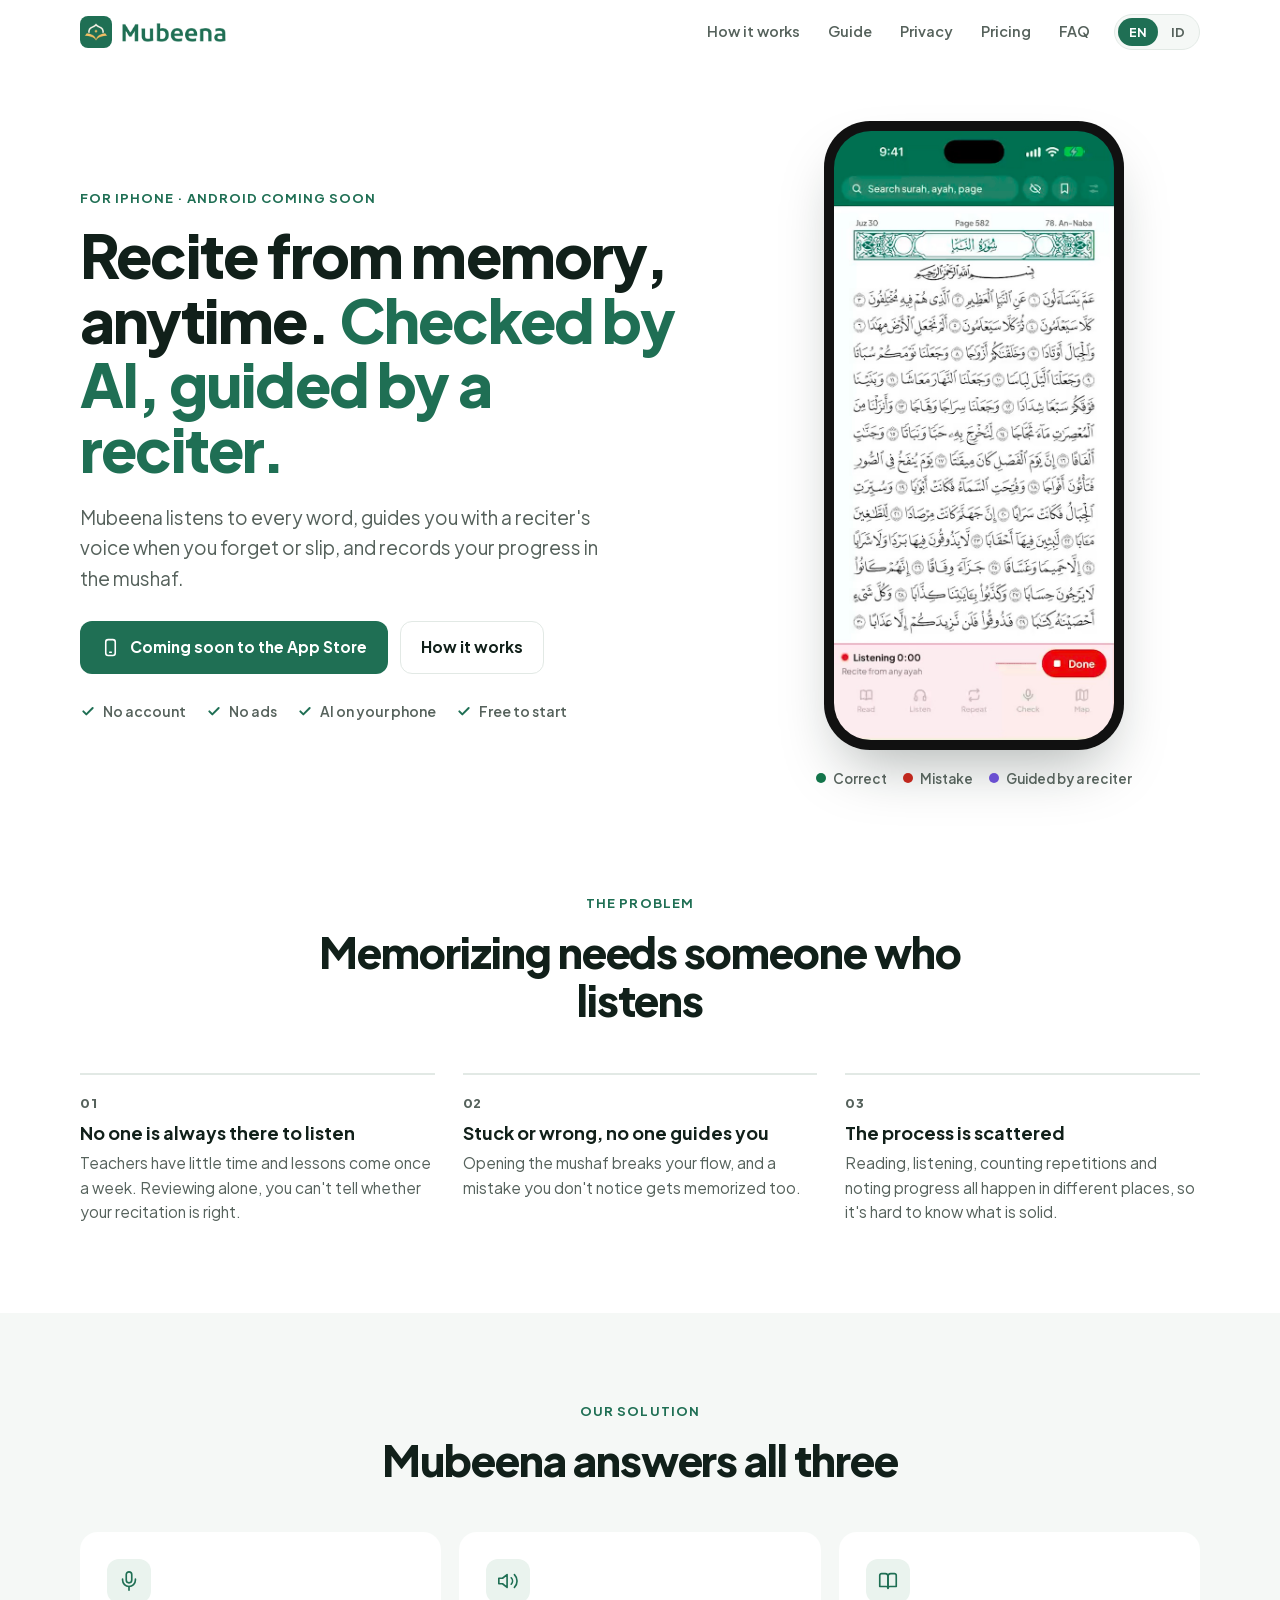
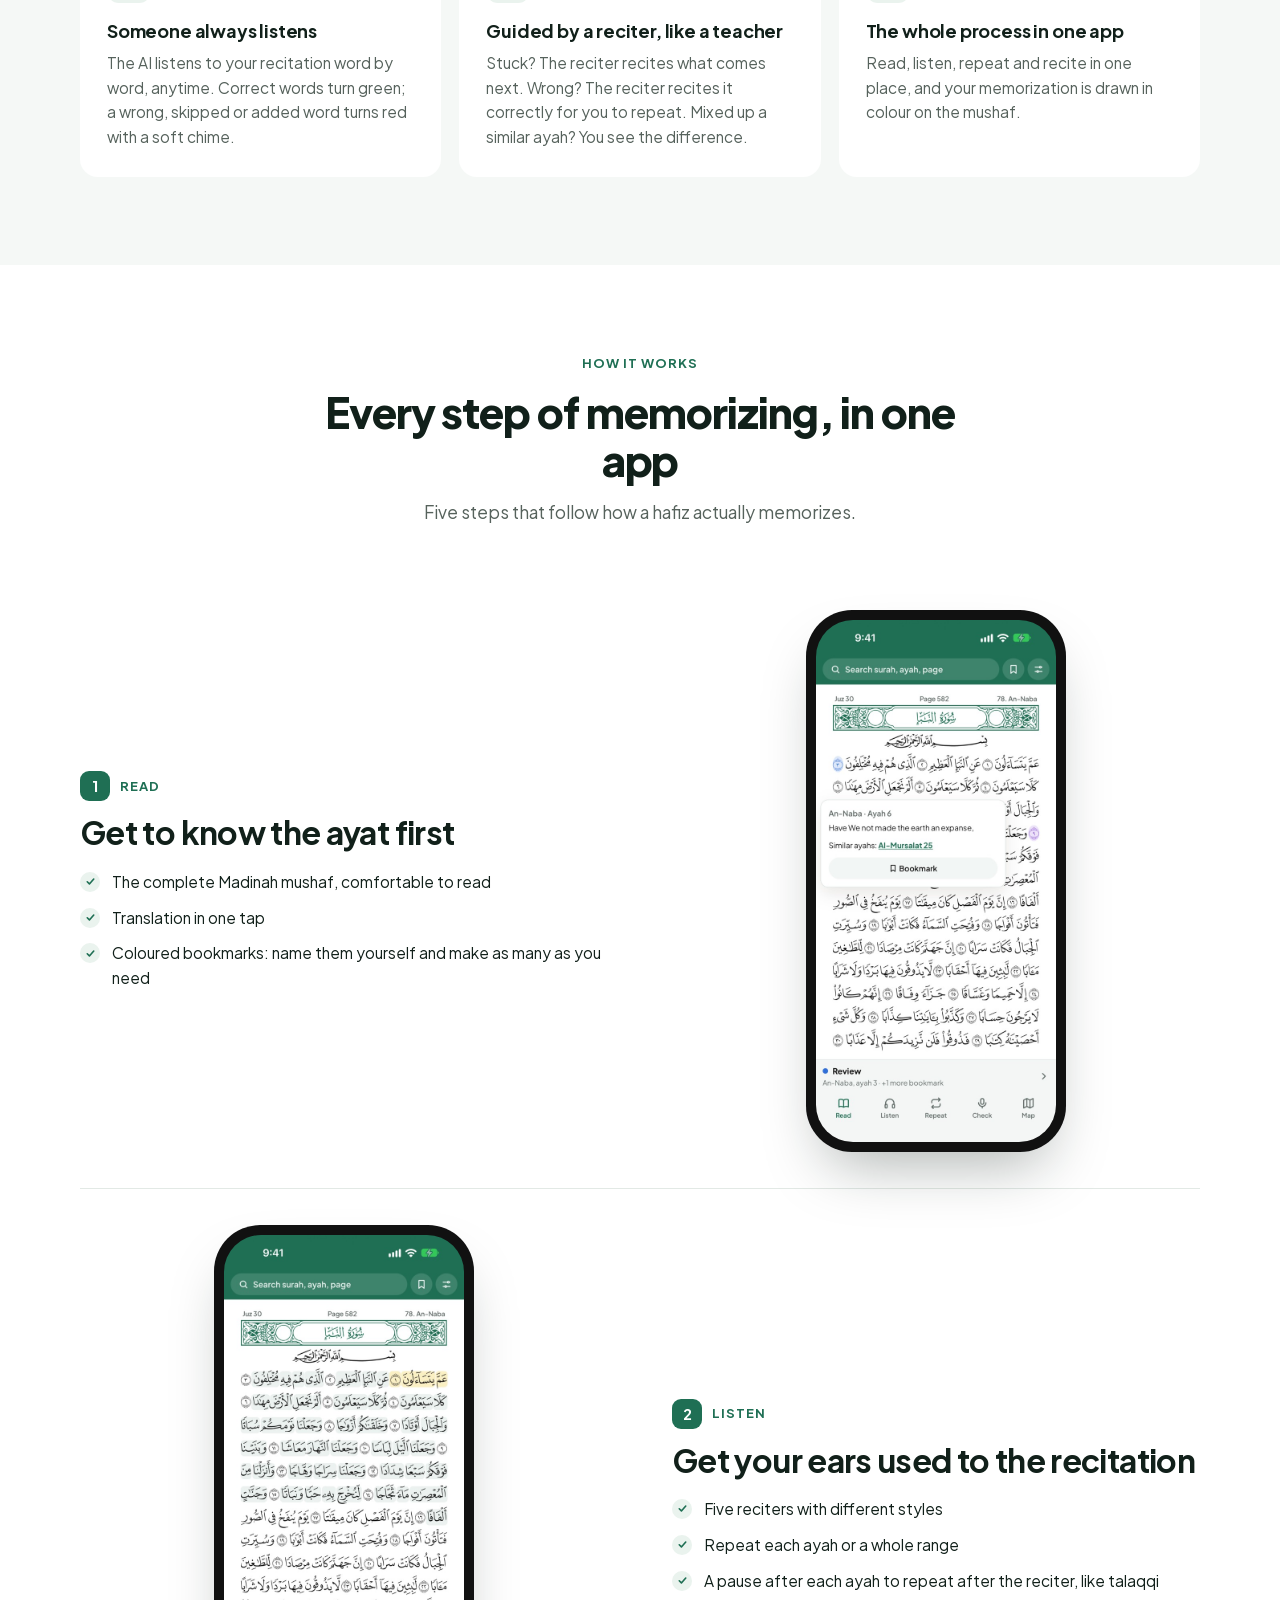
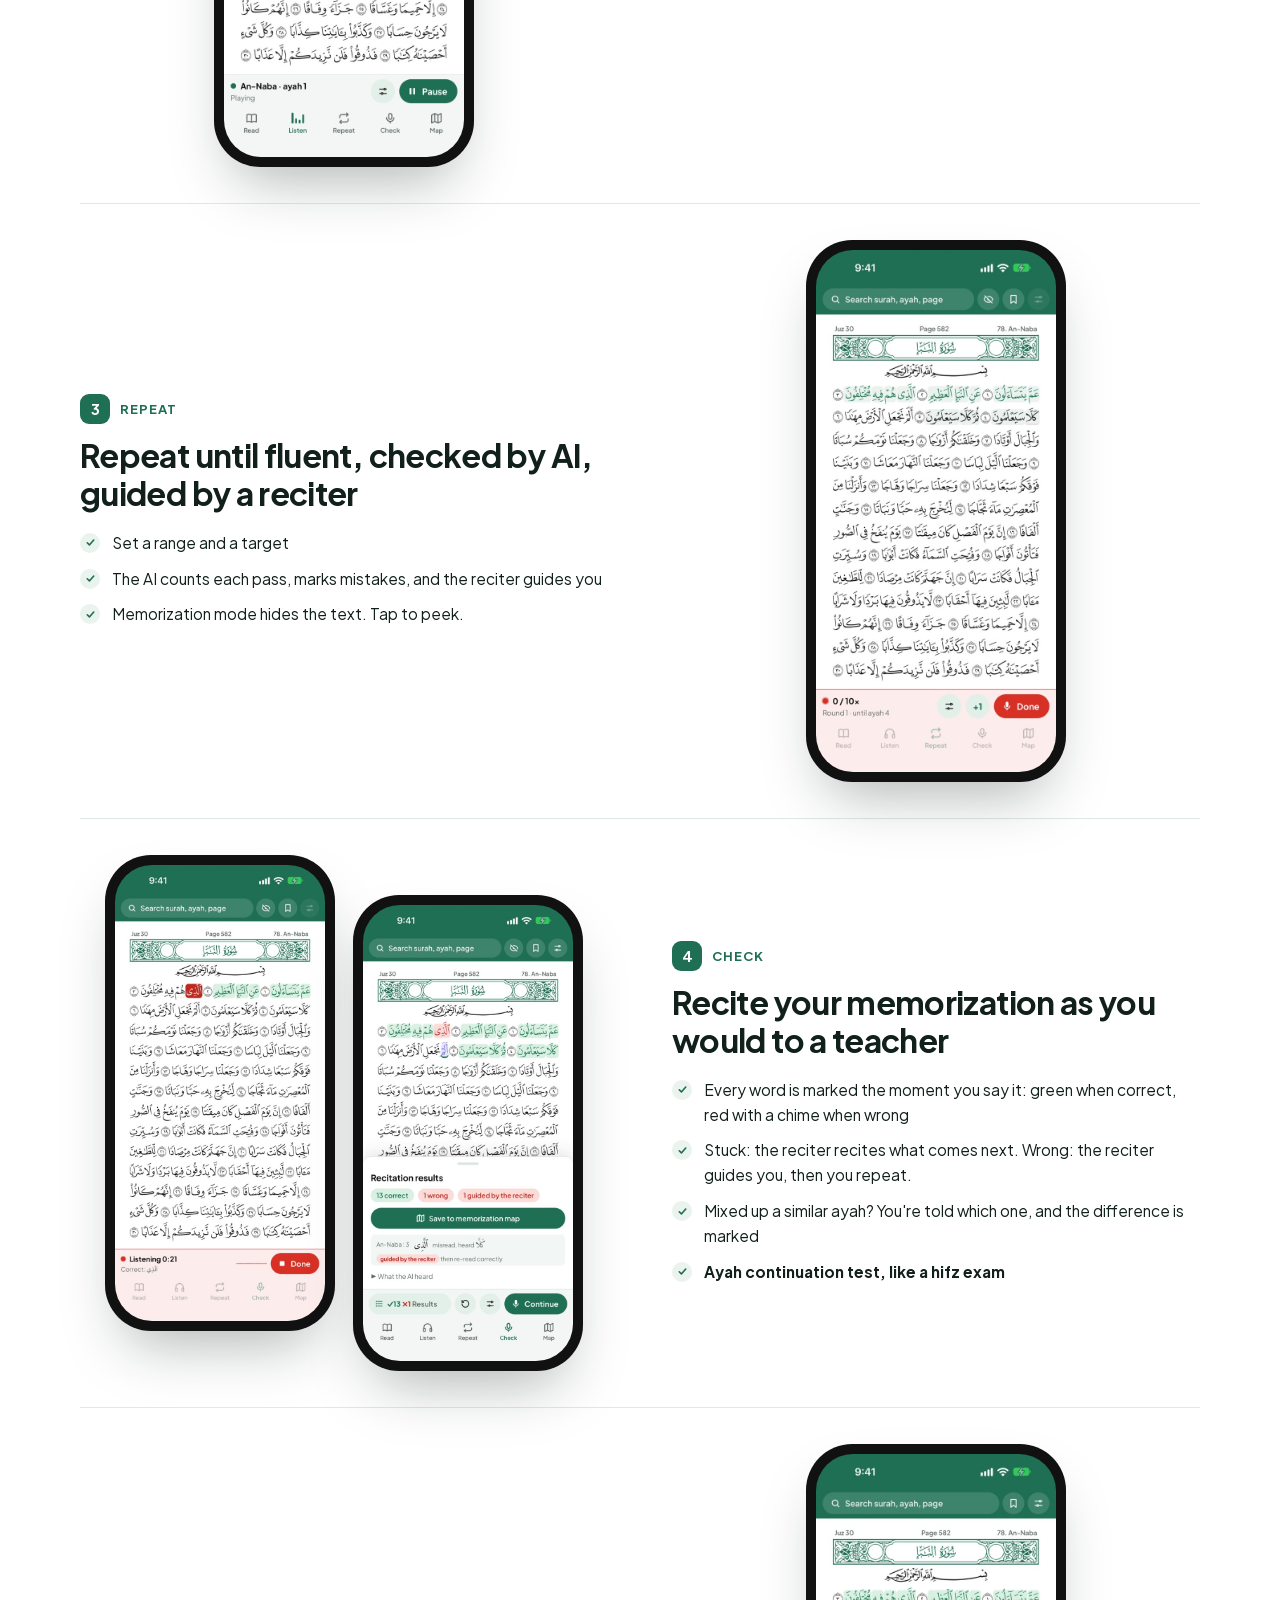
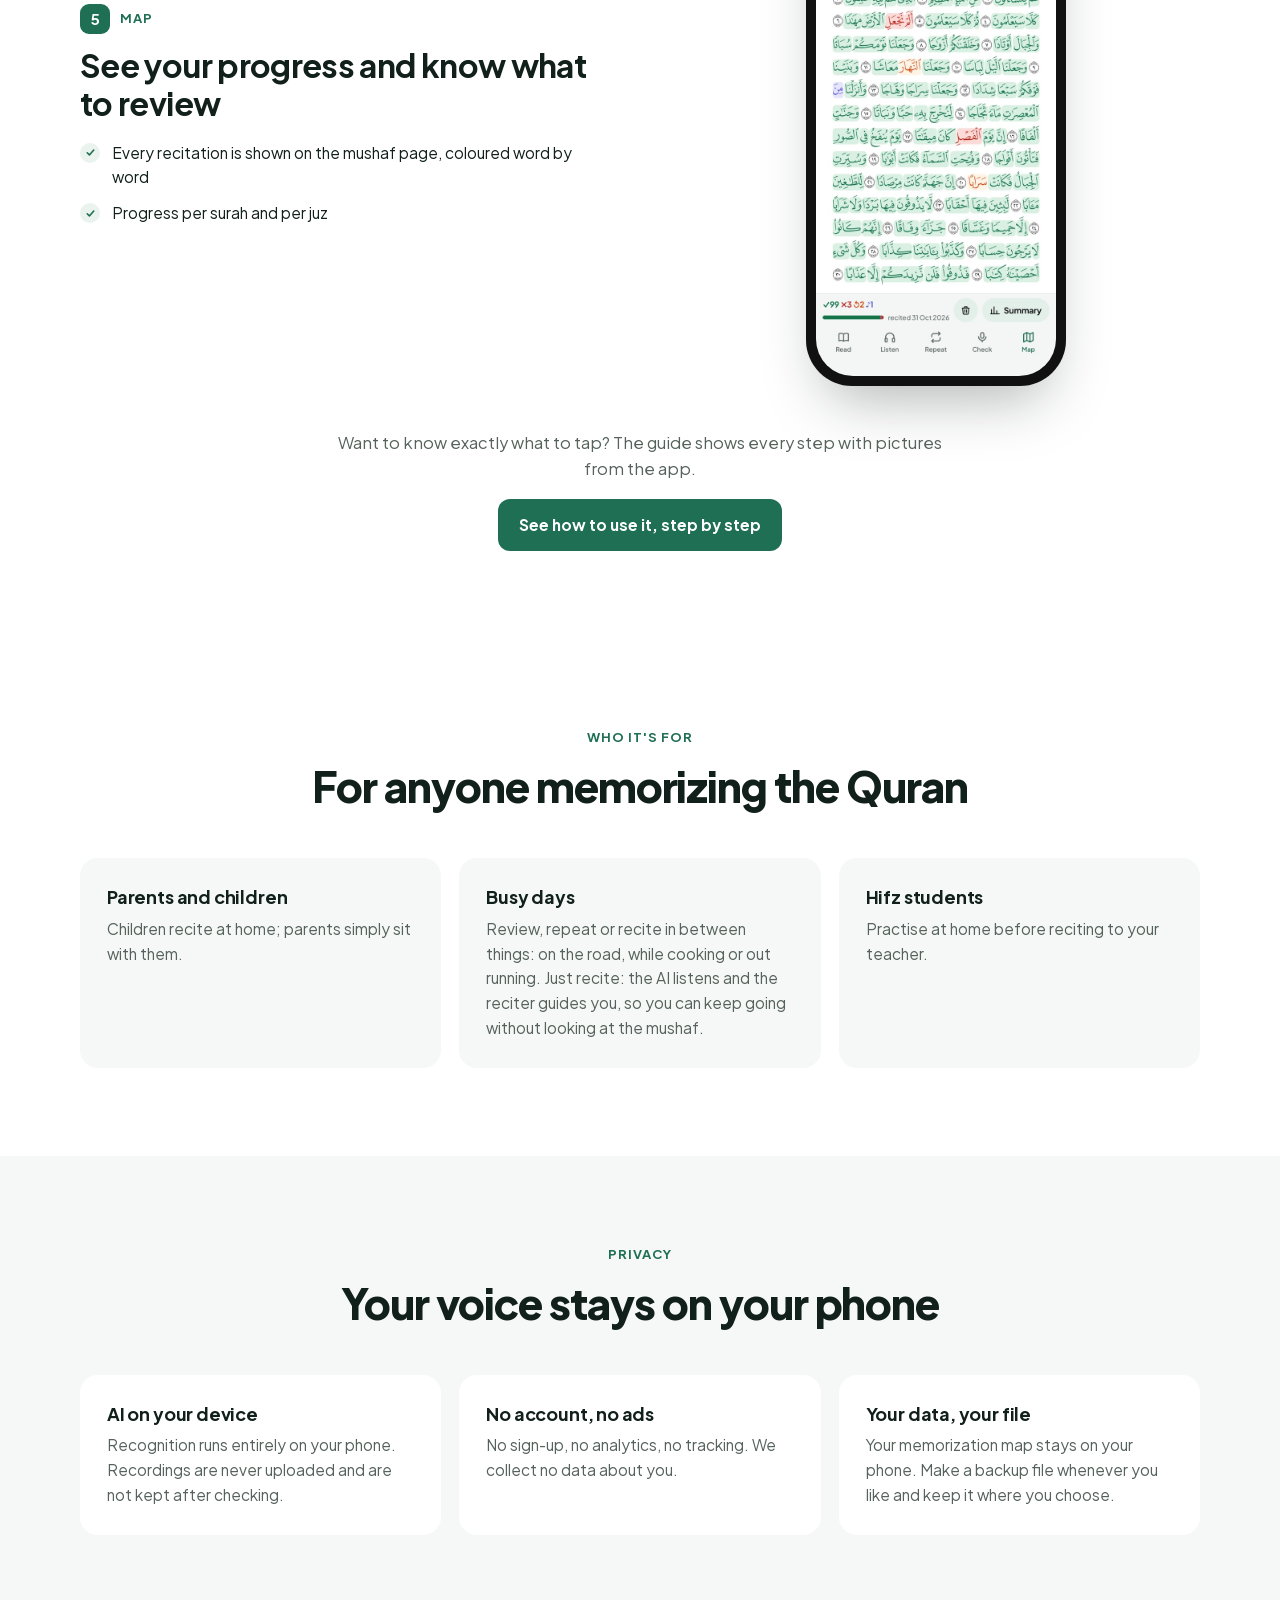
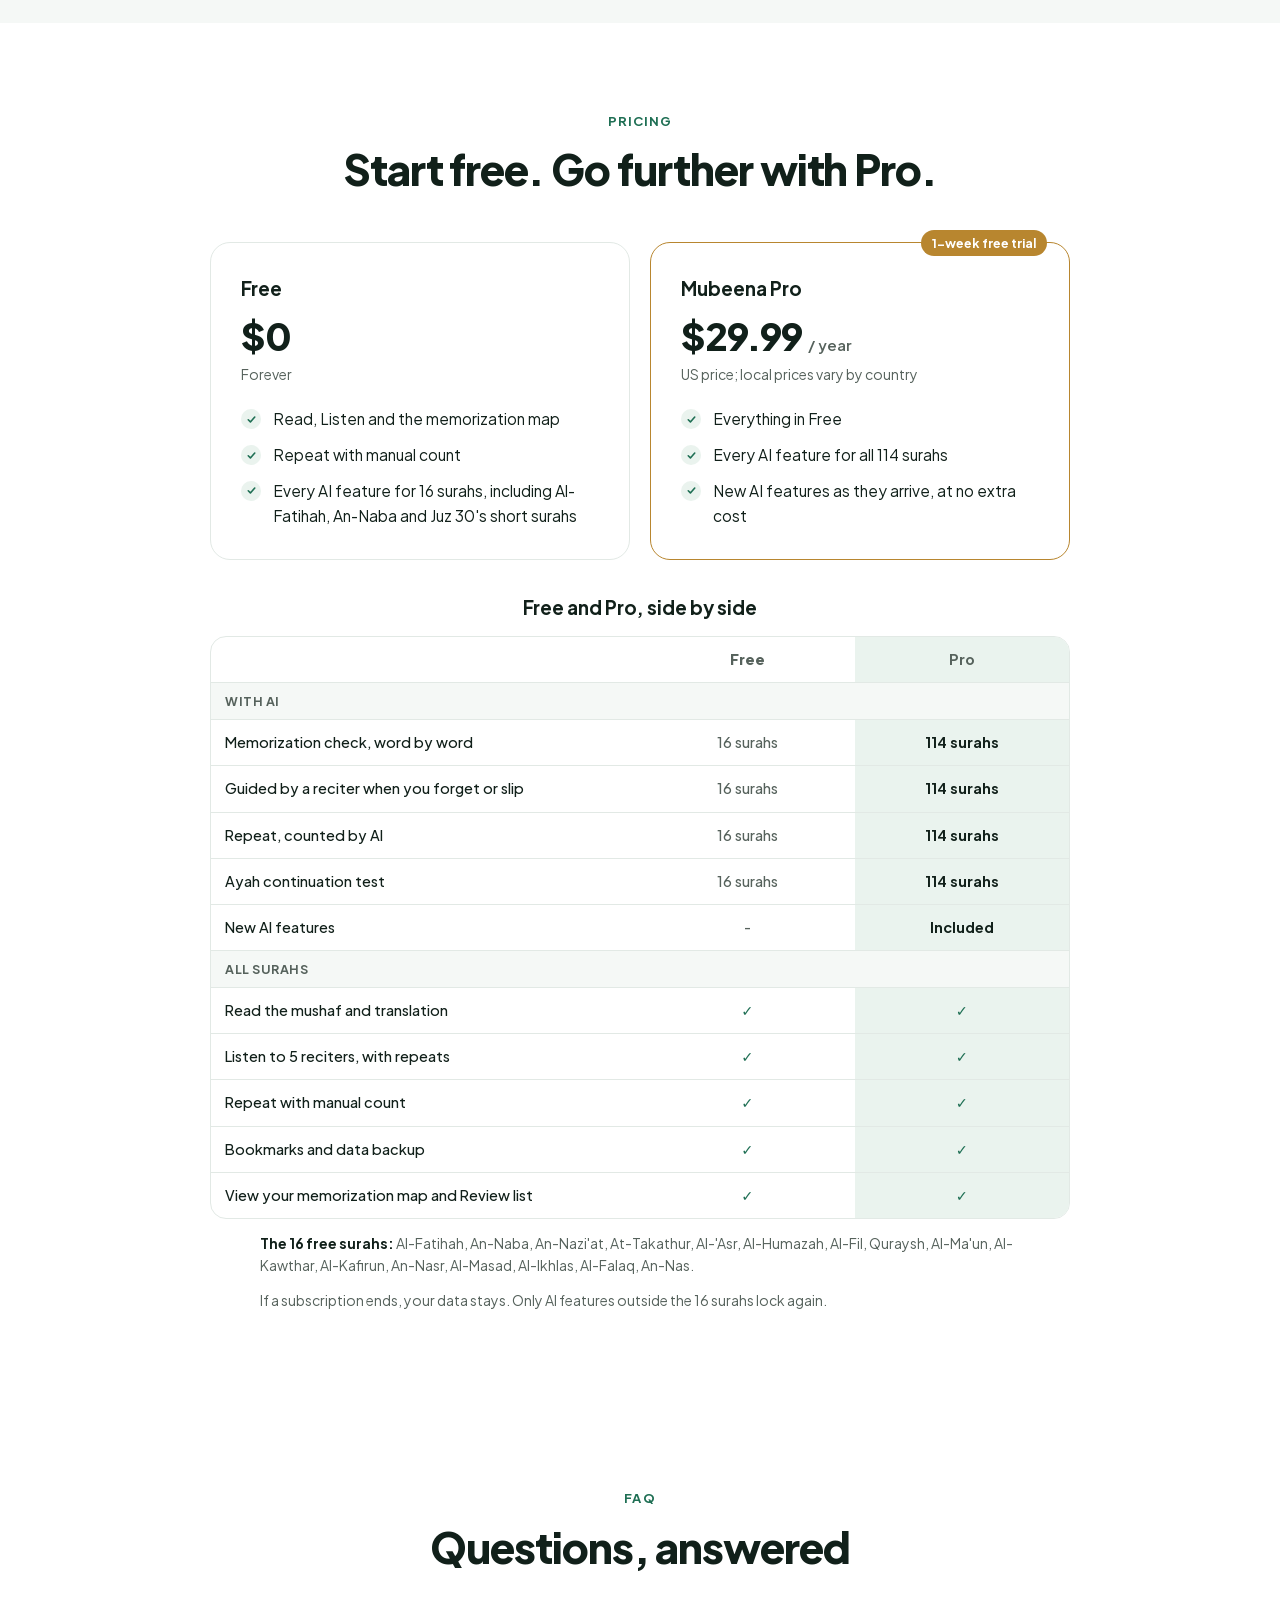
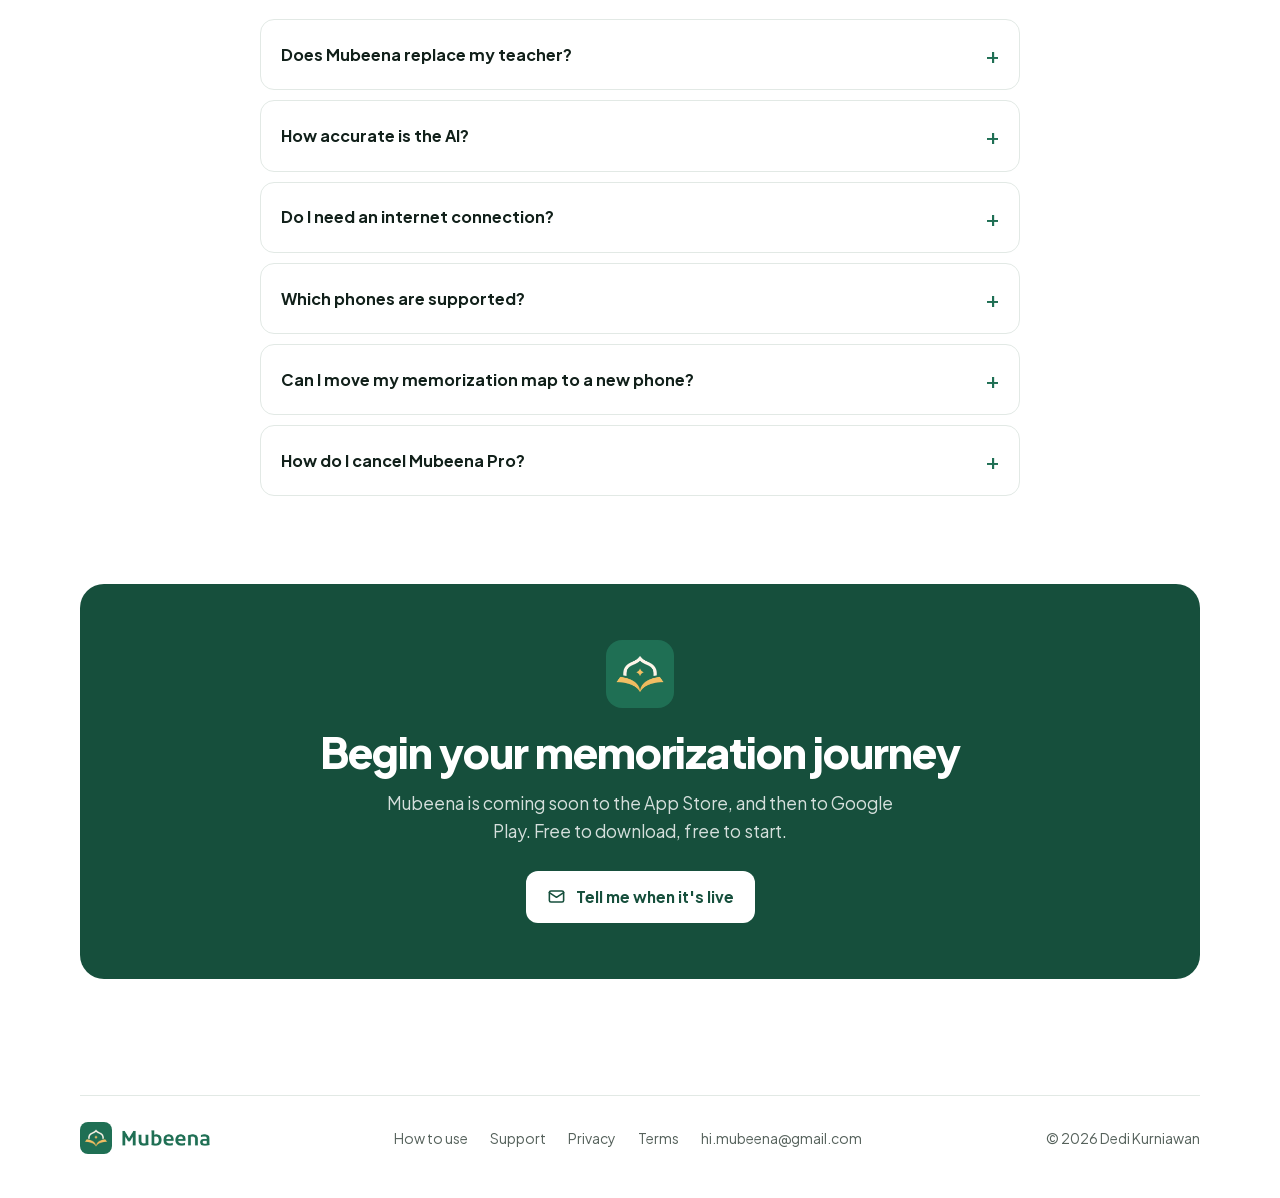
<file: index.html>
<!doctype html>
<html lang="en">
<head>
<meta charset="utf-8">
<meta name="viewport" content="width=device-width, initial-scale=1, viewport-fit=cover">
<title>Mubeena AI: Quran Memorization</title>
<meta name="judul-en" content="Mubeena AI: Quran Memorization">
<meta name="judul-id" content="Mubeena: Hafal Al-Qur'an dengan AI">
<meta name="description" content="Recite from memory, anytime. Checked by AI, guided by a reciter. Mubeena listens to every word, guides you with a reciter's voice when you forget or slip, and records your progress in the mushaf.">
<meta name="theme-color" content="#ffffff">
<meta property="og:title" content="Mubeena AI: Quran Memorization">
<meta property="og:description" content="Recite from memory, anytime. Checked by AI, guided by a reciter.">
<meta property="og:image" content="https://mubeenaapp.github.io/aset/icon-512.png">
<link rel="icon" href="aset/icon-192.png">
<link rel="apple-touch-icon" href="aset/icon-192.png">
<link rel="stylesheet" href="aset/beranda.css">
<link rel="stylesheet" href="aset/navigasi.css">
<script src="aset/navigasi.js" defer></script>
<script src="aset/bahasa.js"></script>
<script src="aset/beranda.js"></script>
</head>
<body>

<!-- ===== Bilah atas ===== -->
<header class="nav"><div class="wadah">
  <a class="merek" href="#atas" aria-label="Mubeena"><img class="ikon" src="aset/icon-192.png" alt=""><span class="tulisan" aria-hidden="true"></span></a>
  <nav class="nav-tautan">
    <a href="#alur"><span data-lang="en">How it works</span><span data-lang="id">Cara kerja</span></a>
    <a href="panduan.html"><span data-lang="en">Guide</span><span data-lang="id">Panduan</span></a>
    <a href="#privasi"><span data-lang="en">Privacy</span><span data-lang="id">Privasi</span></a>
    <a href="#harga"><span data-lang="en">Pricing</span><span data-lang="id">Harga</span></a>
    <a href="#tanya"><span data-lang="en">FAQ</span><span data-lang="id">Tanya jawab</span></a>
  </nav>
  <div class="bhs" role="group" aria-label="Language"><button data-set="en">EN</button><button data-set="id">ID</button></div>
</div></header>

<!-- ===== Hero ===== -->
<section class="hero" id="atas"><div class="wadah">
  <div class="hero-teks">
    <p class="eyebrow"><span data-lang="en">For iPhone · Android coming soon</span><span data-lang="id">Untuk iPhone · Android segera hadir</span></p>
    <h1>
      <span data-lang="en">Recite from memory, anytime. <em>Checked by AI, guided by a reciter.</em></span>
      <span data-lang="id">Setor hafalan kapan saja. <em>Disimak AI, dituntun qari.</em></span>
    </h1>
    <p class="sub">
      <span data-lang="en">Mubeena listens to every word, guides you with a reciter's voice when you forget or slip, and records your
        progress in the mushaf.</span>
      <span data-lang="id">Mubeena menyimak setiap kata, menuntun dengan suara qari saat Anda lupa atau salah, dan mencatat kemajuan Anda
        di mushaf.</span>
    </p>
    <div class="aksi">
      <a class="tombol utama" href="#unduh">
        <svg viewBox="0 0 24 24" fill="none" stroke="currentColor" stroke-width="2" stroke-linecap="round" stroke-linejoin="round"><rect x="6" y="2" width="12" height="20" rx="3"/><path d="M11 18h2"/></svg>
        <span data-lang="en">Coming soon to the App Store</span><span data-lang="id">Segera di App Store</span></a>
      <a class="tombol garis" href="#alur"><span data-lang="en">How it works</span><span data-lang="id">Lihat cara kerjanya</span></a>
    </div>
    <ul class="percaya">
      <li><span data-lang="en">No account</span><span data-lang="id">Tanpa akun</span></li>
      <li><span data-lang="en">No ads</span><span data-lang="id">Tanpa iklan</span></li>
      <li><span data-lang="en">AI on your phone</span><span data-lang="id">AI di HP Anda</span></li>
      <li><span data-lang="en">Free to start</span><span data-lang="id">Gratis untuk mulai</span></li>
    </ul>
  </div>
  <figure class="hero-hp">
    <div class="hp"><video class="layar" data-n="setor" src="aset/video/en/setor.mp4" poster="aset/video/en/setor.jpg"
      autoplay muted loop playsinline aria-label="A mistake turns red, a reciter guides, the ayah is re-read correctly"></video></div>
    <figcaption class="legenda">
      <span class="ok"><span data-lang="en">Correct</span><span data-lang="id">Benar</span></span>
      <span class="salah"><span data-lang="en">Mistake</span><span data-lang="id">Salah</span></span>
      <span class="tuntun"><span data-lang="en">Guided by a reciter</span><span data-lang="id">Dituntun qari</span></span>
    </figcaption>
  </figure>
</div></section>

<!-- ===== Masalah ===== -->
<section class="masalah"><div class="wadah">
  <div class="kepala muncul">
    <p class="eyebrow"><span data-lang="en">The problem</span><span data-lang="id">Masalahnya</span></p>
    <h2><span data-lang="en">Memorizing needs someone who listens</span><span data-lang="id">Menghafal butuh yang menyimak</span></h2>
  </div>
  <ol class="daftar-masalah">
    <li class="muncul"><b><span data-lang="en">No one is always there to listen</span><span data-lang="id">Tidak selalu ada yang menyimak</span></b>
      <span data-lang="en">Teachers have little time and lessons come once a week. Reviewing alone, you can't tell whether your recitation is right.</span>
      <span data-lang="id">Waktu guru terbatas, setoran hanya sepekan sekali. Saat murajaah sendiri, kita tidak tahu bacaan sudah benar atau belum.</span></li>
    <li class="muncul"><b><span data-lang="en">Stuck or wrong, no one guides you</span><span data-lang="id">Lupa atau salah, tidak ada yang menuntun</span></b>
      <span data-lang="en">Opening the mushaf breaks your flow, and a mistake you don't notice gets memorized too.</span>
      <span data-lang="id">Membuka mushaf memutus hafalan, dan kesalahan yang tidak disadari ikut terhafal.</span></li>
    <li class="muncul"><b><span data-lang="en">The process is scattered</span><span data-lang="id">Prosesnya terpisah-pisah</span></b>
      <span data-lang="en">Reading, listening, counting repetitions and noting progress all happen in different places, so it's hard to know what is solid.</span>
      <span data-lang="id">Membaca, mendengar, menghitung takrir, dan mencatat setoran ada di tempat berbeda, sehingga sulit tahu mana yang sudah lancar.</span></li>
  </ol>
</div></section>

<!-- ===== Solusi ===== -->
<section class="solusi"><div class="wadah">
  <div class="kepala muncul">
    <p class="eyebrow"><span data-lang="en">Our solution</span><span data-lang="id">Solusinya</span></p>
    <h2><span data-lang="en">Mubeena answers all three</span><span data-lang="id">Mubeena menjawab ketiganya</span></h2>
  </div>
  <div class="kartu3">
    <div class="kartu muncul">
      <div class="ik"><svg viewBox="0 0 24 24" fill="none" stroke="currentColor" stroke-width="1.8" stroke-linecap="round" stroke-linejoin="round"><rect x="9" y="2" width="6" height="12" rx="3"/><path d="M5 10v1a7 7 0 0 0 14 0v-1"/><path d="M12 18v4"/></svg></div>
      <h3><span data-lang="en">Someone always listens</span><span data-lang="id">Selalu ada yang menyimak</span></h3>
      <p><span data-lang="en">The AI listens to your recitation word by word, anytime. Correct words turn green; a wrong, skipped or added word turns red with a soft chime.</span>
        <span data-lang="id">AI menyimak setoran Anda kata demi kata, kapan saja. Yang benar menjadi hijau; yang salah, terlewat, atau ditambah langsung merah dengan denting lembut.</span></p>
    </div>
    <div class="kartu muncul">
      <div class="ik"><svg viewBox="0 0 24 24" fill="none" stroke="currentColor" stroke-width="1.8" stroke-linecap="round" stroke-linejoin="round"><path d="M11 5 6 9H2v6h4l5 4V5Z"/><path d="M15.5 8.5a5 5 0 0 1 0 7"/><path d="M19 5a10 10 0 0 1 0 14"/></svg></div>
      <h3><span data-lang="en">Guided by a reciter, like a teacher</span><span data-lang="id">Dituntun qari, seperti ustadz</span></h3>
      <p><span data-lang="en">Stuck? The reciter recites what comes next. Wrong? The reciter recites it correctly for you to repeat. Mixed up a similar ayah? You see the difference.</span>
        <span data-lang="id">Lupa? Qari membacakan lanjutannya. Salah? Qari membacakan yang benar untuk Anda ulangi. Tertukar ayat mirip? Ditunjukkan pembedanya.</span></p>
    </div>
    <div class="kartu muncul">
      <div class="ik"><svg viewBox="0 0 24 24" fill="none" stroke="currentColor" stroke-width="1.8" stroke-linecap="round" stroke-linejoin="round"><path d="M3 18V6a2 2 0 0 1 2-2h4a3 3 0 0 1 3 3v13a2 2 0 0 0-2-2H3Z"/><path d="M21 18V6a2 2 0 0 0-2-2h-4a3 3 0 0 0-3 3v13a2 2 0 0 1 2-2h7Z"/></svg></div>
      <h3><span data-lang="en">The whole process in one app</span><span data-lang="id">Seluruh proses dalam satu aplikasi</span></h3>
      <p><span data-lang="en">Read, listen, repeat and recite in one place, and your memorization is drawn in colour on the mushaf.</span>
        <span data-lang="id">Baca, dengar, takrir, dan setor di satu tempat, lalu hafalan Anda tergambar berwarna di mushaf.</span></p>
    </div>
  </div>
</div></section>

<!-- ===== Alur 5 langkah ===== -->
<section class="alur" id="alur" data-menu-en="How it works" data-menu-id="Cara kerja"><div class="wadah">
  <div class="kepala muncul">
    <p class="eyebrow"><span data-lang="en">How it works</span><span data-lang="id">Cara kerja</span></p>
    <h2><span data-lang="en">Every step of memorizing, in one app</span><span data-lang="id">Seluruh proses menghafal, dalam satu aplikasi</span></h2>
    <p><span data-lang="en">Five steps that follow how a hafiz actually memorizes.</span>
      <span data-lang="id">Lima langkah yang mengikuti cara seorang penghafal menghafal.</span></p>
  </div>

  <article class="langkah" id="l1">
    <div class="teks muncul">
      <p class="no"><span>1</span><b data-lang="en">Read</b><b data-lang="id">Baca</b></p>
      <h3><span data-lang="en">Get to know the ayat first</span><span data-lang="id">Kenali ayatnya dulu</span></h3>
      <ul class="centang">
        <li><span data-lang="en">The complete Madinah mushaf, comfortable to read</span><span data-lang="id">Mushaf Madinah lengkap dan nyaman dibaca</span></li>
        <li><span data-lang="en">Translation in one tap</span><span data-lang="id">Terjemahan cukup sekali ketuk</span></li>
        <li><span data-lang="en">Coloured bookmarks: name them yourself and make as many as you need</span><span data-lang="id">Penanda berwarna: beri nama sendiri, buat sebanyak yang Anda perlukan</span></li>
      </ul>
    </div>
    <div class="visual muncul"><div class="hp"><img class="layar" data-n="baca" src="aset/layar/en/baca.jpg" alt="" loading="lazy"></div></div>
  </article>

  <article class="langkah" id="l2">
    <div class="teks muncul">
      <p class="no"><span>2</span><b data-lang="en">Listen</b><b data-lang="id">Dengar</b></p>
      <h3><span data-lang="en">Get your ears used to the recitation</span><span data-lang="id">Akrabkan telinga dengan bacaan qari</span></h3>
      <ul class="centang">
        <li><span data-lang="en">Five reciters with different styles</span><span data-lang="id">Lima qari dengan gaya berbeda</span></li>
        <li><span data-lang="en">Repeat each ayah or a whole range</span><span data-lang="id">Ulangi tiap ayat atau satu rentang</span></li>
        <li><span data-lang="en">A pause after each ayah to repeat after the reciter, like talaqqi</span><span data-lang="id">Jeda sesudah tiap ayat untuk menirukan, seperti talaqqi</span></li>
      </ul>
    </div>
    <div class="visual muncul"><div class="hp"><img class="layar" data-n="dengar" src="aset/layar/en/dengar.jpg" alt="" loading="lazy"></div></div>
  </article>

  <article class="langkah" id="l3">
    <div class="teks muncul">
      <p class="no"><span>3</span><b data-lang="en">Repeat</b><b data-lang="id">Takrir</b></p>
      <h3><span data-lang="en">Repeat until fluent, checked by AI, guided by a reciter</span><span data-lang="id">Ulangi sampai lancar, disimak AI, dituntun qari</span></h3>
      <ul class="centang">
        <li><span data-lang="en">Set a range and a target</span><span data-lang="id">Tentukan rentang dan target</span></li>
        <li><span data-lang="en">The AI counts each pass, marks mistakes, and the reciter guides you</span><span data-lang="id">AI menghitung tiap putaran, menandai kesalahan, dan qari menuntun</span></li>
        <li><span data-lang="en">Memorization mode hides the text. Tap to peek.</span><span data-lang="id">Mode hafalan menyembunyikan teks. Ketuk untuk mengintip.</span></li>
      </ul>
    </div>
    <div class="visual muncul"><div class="hp"><img class="layar" data-n="takrir" src="aset/layar/en/takrir.jpg" alt="" loading="lazy"></div></div>
  </article>

  <article class="langkah" id="l4">
    <div class="teks muncul">
      <p class="no"><span>4</span><b data-lang="en">Check</b><b data-lang="id">Setor</b></p>
      <h3><span data-lang="en">Recite your memorization as you would to a teacher</span><span data-lang="id">Setorkan hafalan seperti kepada ustadz</span></h3>
      <ul class="centang">
        <li><span data-lang="en">Every word is marked the moment you say it: green when correct, red with a chime when wrong</span><span data-lang="id">Setiap kata ditandai saat itu juga: hijau benar, merah dengan denting bila salah</span></li>
        <li><span data-lang="en">Stuck: the reciter recites what comes next. Wrong: the reciter guides you, then you repeat.</span><span data-lang="id">Lupa: qari membacakan lanjutannya. Salah: qari menuntun, lalu Anda mengulang.</span></li>
        <li><span data-lang="en">Mixed up a similar ayah? You're told which one, and the difference is marked</span><span data-lang="id">Tertukar ayat mirip? Ayatnya diberitahu dan pembedanya ditandai</span></li>
        <li><b><span data-lang="en">Ayah continuation test, like a hifz exam</span><span data-lang="id">Tes sambung ayat, seperti ujian tahfiz</span></b></li>
      </ul>
    </div>
    <div class="visual ganda muncul">
      <div class="hp"><img class="layar" data-n="tuntun" src="aset/layar/en/tuntun.jpg" alt="" loading="lazy"></div>
      <div class="hp"><img class="layar" data-n="hasil" src="aset/layar/en/hasil.jpg" alt="" loading="lazy"></div>
    </div>
  </article>

  <article class="langkah" id="l5">
    <div class="teks muncul">
      <p class="no"><span>5</span><b data-lang="en">Map</b><b data-lang="id">Peta</b></p>
      <h3><span data-lang="en">See your progress and know what to review</span><span data-lang="id">Lihat kemajuan, tahu apa yang perlu diulang</span></h3>
      <ul class="centang">
        <li><span data-lang="en">Every recitation is shown on the mushaf page, coloured word by word</span><span data-lang="id">Setiap setoran tergambar di halaman mushaf, kata demi kata diwarnai</span></li>
        <li><span data-lang="en">Progress per surah and per juz</span><span data-lang="id">Kemajuan per surah dan per juz</span></li>
      </ul>
    </div>
    <div class="visual muncul"><div class="hp"><img class="layar" data-n="peta" src="aset/layar/en/peta.jpg" alt="" loading="lazy"></div></div>
  </article>

  <div class="ajak-panduan muncul">
    <p><span data-lang="en">Want to know exactly what to tap? The guide shows every step with pictures from the app.</span>
      <span data-lang="id">Ingin tahu tombol mana yang diketuk? Panduan menunjukkan setiap langkah dengan gambar dari aplikasi.</span></p>
    <a class="tombol utama" href="panduan.html"><span data-lang="en">See how to use it, step by step</span><span data-lang="id">Lihat cara memakai, langkah demi langkah</span></a>
  </div>
</div></section>

<!-- ===== Untuk siapa ===== -->
<section id="siapa" class="siapa" data-menu-en="Who it is for" data-menu-id="Untuk siapa"><div class="wadah">
  <div class="kepala muncul">
    <p class="eyebrow"><span data-lang="en">Who it's for</span><span data-lang="id">Untuk siapa</span></p>
    <h2><span data-lang="en">For anyone memorizing the Quran</span><span data-lang="id">Untuk siapa saja yang menghafal</span></h2>
  </div>
  <div class="kartu3">
    <div class="kartu muncul">
      <h3><span data-lang="en">Parents and children</span><span data-lang="id">Orang tua dan anak</span></h3>
      <p><span data-lang="en">Children recite at home; parents simply sit with them.</span>
        <span data-lang="id">Anak setor di rumah; orang tua cukup mendampingi.</span></p>
    </div>
    <div class="kartu muncul">
      <h3><span data-lang="en">Busy days</span><span data-lang="id">Yang sibuk</span></h3>
      <p><span data-lang="en">Review, repeat or recite in between things: on the road, while cooking or out running. Just recite: the AI listens
        and the reciter guides you, so you can keep going without looking at the mushaf.</span>
        <span data-lang="id">Murajaah, takrir, atau setor di sela kegiatan: di perjalanan, sambil memasak, atau berolahraga. Cukup bersuara: AI
        menyimak dan qari menuntun, jadi Anda bisa terus tanpa melihat mushaf.</span></p>
    </div>
    <div class="kartu muncul">
      <h3><span data-lang="en">Hifz students</span><span data-lang="id">Santri dan murid tahfiz</span></h3>
      <p><span data-lang="en">Practise at home before reciting to your teacher.</span>
        <span data-lang="id">Berlatih di rumah sebelum setor ke guru.</span></p>
    </div>
  </div>
</div></section>

<!-- ===== Privasi ===== -->
<section class="privasi" id="privasi" data-menu-en="Privacy" data-menu-id="Privasi"><div class="wadah">
  <div class="kepala muncul">
    <p class="eyebrow"><span data-lang="en">Privacy</span><span data-lang="id">Privasi</span></p>
    <h2><span data-lang="en">Your voice stays on your phone</span><span data-lang="id">Suara Anda tetap di HP Anda</span></h2>
  </div>
  <div class="kartu3">
    <div class="kartu muncul">
      <h3><span data-lang="en">AI on your device</span><span data-lang="id">AI di HP Anda</span></h3>
      <p><span data-lang="en">Recognition runs entirely on your phone. Recordings are never uploaded and are not kept after checking.</span>
        <span data-lang="id">Pengenalan bacaan berjalan sepenuhnya di HP. Rekaman tidak pernah diunggah dan tidak disimpan setelah diperiksa.</span></p>
    </div>
    <div class="kartu muncul">
      <h3><span data-lang="en">No account, no ads</span><span data-lang="id">Tanpa akun, tanpa iklan</span></h3>
      <p><span data-lang="en">No sign-up, no analytics, no tracking. We collect no data about you.</span>
        <span data-lang="id">Tanpa daftar, tanpa analitik, tanpa pelacakan. Kami tidak mengumpulkan data apa pun tentang Anda.</span></p>
    </div>
    <div class="kartu muncul">
      <h3><span data-lang="en">Your data, your file</span><span data-lang="id">Data milik Anda</span></h3>
      <p><span data-lang="en">Your memorization map stays on your phone. Make a backup file whenever you like and keep it where you choose.</span>
        <span data-lang="id">Peta hafalan tersimpan di HP Anda. Buat berkas cadangan kapan saja dan simpan di tempat pilihan Anda.</span></p>
    </div>
  </div>
</div></section>

<!-- ===== Harga ===== -->
<section id="harga" data-menu-en="Pricing" data-menu-id="Harga"><div class="wadah">
  <div class="kepala muncul">
    <p class="eyebrow"><span data-lang="en">Pricing</span><span data-lang="id">Harga</span></p>
    <h2><span data-lang="en">Start free. Go further with Pro.</span><span data-lang="id">Mulai gratis. Lebih jauh dengan Pro.</span></h2>
  </div>
  <div class="harga-kartu">
    <div class="paket muncul">
      <h3><span data-lang="en">Free</span><span data-lang="id">Gratis</span></h3>
      <div class="nominal"><span data-lang="en">$0</span><span data-lang="id">Rp 0</span></div>
      <div class="ket"><span data-lang="en">Forever</span><span data-lang="id">Selamanya</span></div>
      <ul class="centang">
        <li><span data-lang="en">Read, Listen and the memorization map</span><span data-lang="id">Baca, Dengar, dan peta hafalan</span></li>
        <li><span data-lang="en">Repeat with manual count</span><span data-lang="id">Takrir dengan hitungan manual</span></li>
        <li><span data-lang="en">Every AI feature for 16 surahs, including Al-Fatihah, An-Naba and Juz 30's short surahs</span><span data-lang="id">Semua fitur AI untuk 16 surah, termasuk Al-Fatihah, An-Naba', dan surah pendek Juz 30</span></li>
      </ul>
    </div>
    <div class="paket pro muncul">
      <p class="pita"><span data-lang="en">1-week free trial</span><span data-lang="id">Uji coba gratis 1 minggu</span></p>
      <h3>Mubeena Pro</h3>
      <div class="nominal"><span data-lang="en">$29.99 <small>/ year</small></span><span data-lang="id">Rp 149.000 <small>/ tahun</small></span></div>
      <div class="ket"><span data-lang="en">US price; local prices vary by country</span><span data-lang="id">Harga Indonesia; tiap negara bisa berbeda</span></div>
      <ul class="centang">
        <li><span data-lang="en">Everything in Free</span><span data-lang="id">Semua yang ada di Gratis</span></li>
        <li><span data-lang="en">Every AI feature for all 114 surahs</span><span data-lang="id">Semua fitur AI untuk seluruh 114 surah</span></li>
        <li><span data-lang="en">New AI features as they arrive, at no extra cost</span><span data-lang="id">Fitur AI baru saat hadir, tanpa biaya tambahan</span></li>
      </ul>
    </div>
  </div>

  <div class="banding muncul" id="banding">
    <h3><span data-lang="en">Free and Pro, side by side</span><span data-lang="id">Perbandingan Gratis dan Pro</span></h3>
    <table>
      <thead><tr><th></th><th><span data-lang="en">Free</span><span data-lang="id">Gratis</span></th><th class="k-pro">Pro</th></tr></thead>
      <tbody>
        <tr class="sub"><th colspan="3"><span data-lang="en">With AI</span><span data-lang="id">Dengan AI</span></th></tr>
        <tr><th><span data-lang="en">Memorization check, word by word</span><span data-lang="id">Setor hafalan, kata demi kata</span></th><td><span data-lang="en">16 surahs</span><span data-lang="id">16 surah</span></td><td class="k-pro"><span data-lang="en">114 surahs</span><span data-lang="id">114 surah</span></td></tr>
        <tr><th><span data-lang="en">Guided by a reciter when you forget or slip</span><span data-lang="id">Dituntun qari saat lupa atau salah</span></th><td><span data-lang="en">16 surahs</span><span data-lang="id">16 surah</span></td><td class="k-pro"><span data-lang="en">114 surahs</span><span data-lang="id">114 surah</span></td></tr>
        <tr><th><span data-lang="en">Repeat, counted by AI</span><span data-lang="id">Takrir dihitung AI</span></th><td><span data-lang="en">16 surahs</span><span data-lang="id">16 surah</span></td><td class="k-pro"><span data-lang="en">114 surahs</span><span data-lang="id">114 surah</span></td></tr>
        <tr><th><span data-lang="en">Ayah continuation test</span><span data-lang="id">Tes sambung ayat</span></th><td><span data-lang="en">16 surahs</span><span data-lang="id">16 surah</span></td><td class="k-pro"><span data-lang="en">114 surahs</span><span data-lang="id">114 surah</span></td></tr>
        <tr><th><span data-lang="en">New AI features</span><span data-lang="id">Fitur AI baru</span></th><td>-</td><td class="k-pro"><span data-lang="en">Included</span><span data-lang="id">Termasuk</span></td></tr>
        <tr class="sub"><th colspan="3"><span data-lang="en">All surahs</span><span data-lang="id">Seluruh surah</span></th></tr>
        <tr><th><span data-lang="en">Read the mushaf and translation</span><span data-lang="id">Baca mushaf dan terjemahan</span></th><td class="ya">✓</td><td class="ya k-pro">✓</td></tr>
        <tr><th><span data-lang="en">Listen to 5 reciters, with repeats</span><span data-lang="id">Dengar 5 qari, dengan pengulangan</span></th><td class="ya">✓</td><td class="ya k-pro">✓</td></tr>
        <tr><th><span data-lang="en">Repeat with manual count</span><span data-lang="id">Takrir dengan hitungan manual</span></th><td class="ya">✓</td><td class="ya k-pro">✓</td></tr>
        <tr><th><span data-lang="en">Bookmarks and data backup</span><span data-lang="id">Penanda dan cadangan data</span></th><td class="ya">✓</td><td class="ya k-pro">✓</td></tr>
        <tr><th><span data-lang="en">View your memorization map and Review list</span><span data-lang="id">Lihat peta hafalan dan daftar Murajaah</span></th><td class="ya">✓</td><td class="ya k-pro">✓</td></tr>
      </tbody>
    </table>
    <p class="gratis-16"><b><span data-lang="en">The 16 free surahs:</span><span data-lang="id">16 surah gratis:</span></b>
      <span data-lang="en">Al-Fatihah, An-Naba, An-Nazi'at, At-Takathur, Al-'Asr, Al-Humazah, Al-Fil, Quraysh, Al-Ma'un, Al-Kawthar, Al-Kafirun, An-Nasr, Al-Masad, Al-Ikhlas, Al-Falaq, An-Nas.</span><span data-lang="id">Al-Fatihah, An-Naba', An-Nazi'at, At-Takasur, Al-'Asr, Al-Humazah, Al-Fil, Quraisy, Al-Ma'un, Al-Kausar, Al-Kafirun, An-Nasr, Al-Lahab, Al-Ikhlas, Al-Falaq, An-Nas.</span></p>
    <p class="gratis-16"><span data-lang="en">If a subscription ends, your data stays. Only AI features outside the 16 surahs lock again.</span><span data-lang="id">Kalau langganan berakhir, data Anda tetap ada. Hanya fitur AI di luar 16 surah yang terkunci lagi.</span></p>
  </div>
</div></section>

<!-- ===== Tanya jawab ===== -->
<section class="tanya-bag" id="tanya" data-menu-en="FAQ" data-menu-id="Tanya jawab"><div class="wadah">
  <div class="kepala muncul">
    <p class="eyebrow"><span data-lang="en">FAQ</span><span data-lang="id">Tanya jawab</span></p>
    <h2><span data-lang="en">Questions, answered</span><span data-lang="id">Pertanyaan yang sering diajukan</span></h2>
  </div>
  <div class="tanya muncul">
    <details>
      <summary><span data-lang="en">Does Mubeena replace my teacher?</span><span data-lang="id">Apakah Mubeena menggantikan guru?</span></summary>
      <p><span data-lang="en">No. Mubeena helps you practise between lessons, so you come to your teacher better prepared. Your teacher remains the
        best judge of your recitation.</span>
        <span data-lang="id">Tidak. Mubeena membantu Anda berlatih di antara pertemuan, supaya Anda datang ke guru dengan hafalan yang lebih siap.
        Guru tetap penilai terbaik bacaan Anda.</span></p>
    </details>
    <details>
      <summary><span data-lang="en">How accurate is the AI?</span><span data-lang="id">Seberapa akurat AI-nya?</span></summary>
      <p><span data-lang="en">The AI is trained on Quran recitation and catches wrong, skipped and added words. It can still mishear, especially
        children's voices or in noisy places, so you can tap any word to see what it heard.</span>
        <span data-lang="id">AI dilatih khusus bacaan Al-Qur'an dan menangkap kata yang salah, terlewat, atau ditambah. AI tetap bisa salah dengar,
        terutama pada suara anak-anak atau di tempat bising, jadi setiap kata bisa diketuk untuk melihat apa yang didengar AI.</span></p>
    </details>
    <details>
      <summary><span data-lang="en">Do I need an internet connection?</span><span data-lang="id">Apakah perlu internet?</span></summary>
      <p><span data-lang="en">Checking your recitation works offline, because the AI runs on your phone. The internet is needed to listen to
        reciters and for the reciter's guidance, and once to prepare the mushaf the first time you open the app.</span>
        <span data-lang="id">Memeriksa bacaan bisa tanpa internet, karena AI berjalan di HP Anda. Internet diperlukan untuk mendengarkan qari dan
        bantuan qari, serta sekali untuk menyiapkan mushaf saat aplikasi pertama dibuka.</span></p>
    </details>
    <details>
      <summary><span data-lang="en">Which phones are supported?</span><span data-lang="id">HP apa saja yang didukung?</span></summary>
      <p><span data-lang="en">iPhone with iOS 17 or later. An Android version is coming to Google Play.</span>
        <span data-lang="id">iPhone dengan iOS 17 atau lebih baru. Versi Android segera hadir di Google Play.</span></p>
    </details>
    <details>
      <summary><span data-lang="en">Can I move my memorization map to a new phone?</span><span data-lang="id">Bisakah peta hafalan dipindah ke HP baru?</span></summary>
      <p><span data-lang="en">Yes. In Options, Data backup, make a backup file and save it to iCloud Drive or Google Drive, or send it to
        yourself. On the new phone, choose Restore from file. It works from iPhone to Android and back.</span>
        <span data-lang="id">Bisa. Di Opsi, Cadangan data, buat berkas cadangan lalu simpan di iCloud Drive atau Google Drive, atau kirim ke diri
        sendiri. Di HP baru, pilih Pulihkan dari berkas. Bisa dari iPhone ke Android dan sebaliknya.</span></p>
    </details>
    <details>
      <summary><span data-lang="en">How do I cancel Mubeena Pro?</span><span data-lang="id">Bagaimana membatalkan Mubeena Pro?</span></summary>
      <p><span data-lang="en">Any time in iPhone Settings, your name, Subscriptions. You keep Pro until the end of the period you paid for.</span>
        <span data-lang="id">Kapan saja di Pengaturan iPhone, nama Anda, Langganan. Pro tetap aktif sampai akhir masa yang sudah dibayar.</span></p>
    </details>
  </div>
</div></section>

<!-- ===== Ajakan penutup ===== -->
<section class="ajakan" id="unduh" data-menu-en="Download" data-menu-id="Unduh"><div class="wadah">
  <div class="bingkai muncul">
    <img class="ikon-besar" src="aset/icon-512.png" alt="">
    <h2><span data-lang="en">Begin your memorization journey</span><span data-lang="id">Mulai perjalanan hafalan Anda</span></h2>
    <p><span data-lang="en">Mubeena is coming soon to the App Store, and then to Google Play. Free to download, free to start.</span>
      <span data-lang="id">Mubeena segera hadir di App Store, lalu di Google Play. Gratis diunduh, gratis untuk mulai.</span></p>
    <a class="tombol terang" href="mailto:hi.mubeena@gmail.com?subject=Mubeena">
      <svg viewBox="0 0 24 24" fill="none" stroke="currentColor" stroke-width="2" stroke-linecap="round" stroke-linejoin="round"><rect x="3" y="5" width="18" height="14" rx="2"/><path d="M3 7l9 6 9-6"/></svg>
      <span data-lang="en">Tell me when it's live</span><span data-lang="id">Kabari saya saat rilis</span></a>
  </div>
</div></section>

<footer><div class="wadah">
  <a class="merek" href="#atas" aria-label="Mubeena"><img class="ikon" src="aset/icon-192.png" alt=""><span class="tulisan" aria-hidden="true"></span></a>
  <nav>
    <a href="panduan.html"><span data-lang="en">How to use</span><span data-lang="id">Cara memakai</span></a>
    <a href="support.html"><span data-lang="en">Support</span><span data-lang="id">Bantuan</span></a>
    <a href="privacy.html"><span data-lang="en">Privacy</span><span data-lang="id">Privasi</span></a>
    <a href="terms.html"><span data-lang="en">Terms</span><span data-lang="id">Ketentuan</span></a>
    <a href="mailto:hi.mubeena@gmail.com">hi.mubeena@gmail.com</a>
  </nav>
  <div>© <span id="tahun">2026</span> Dedi Kurniawan</div>
</div></footer>
</body>
</html>
</file>
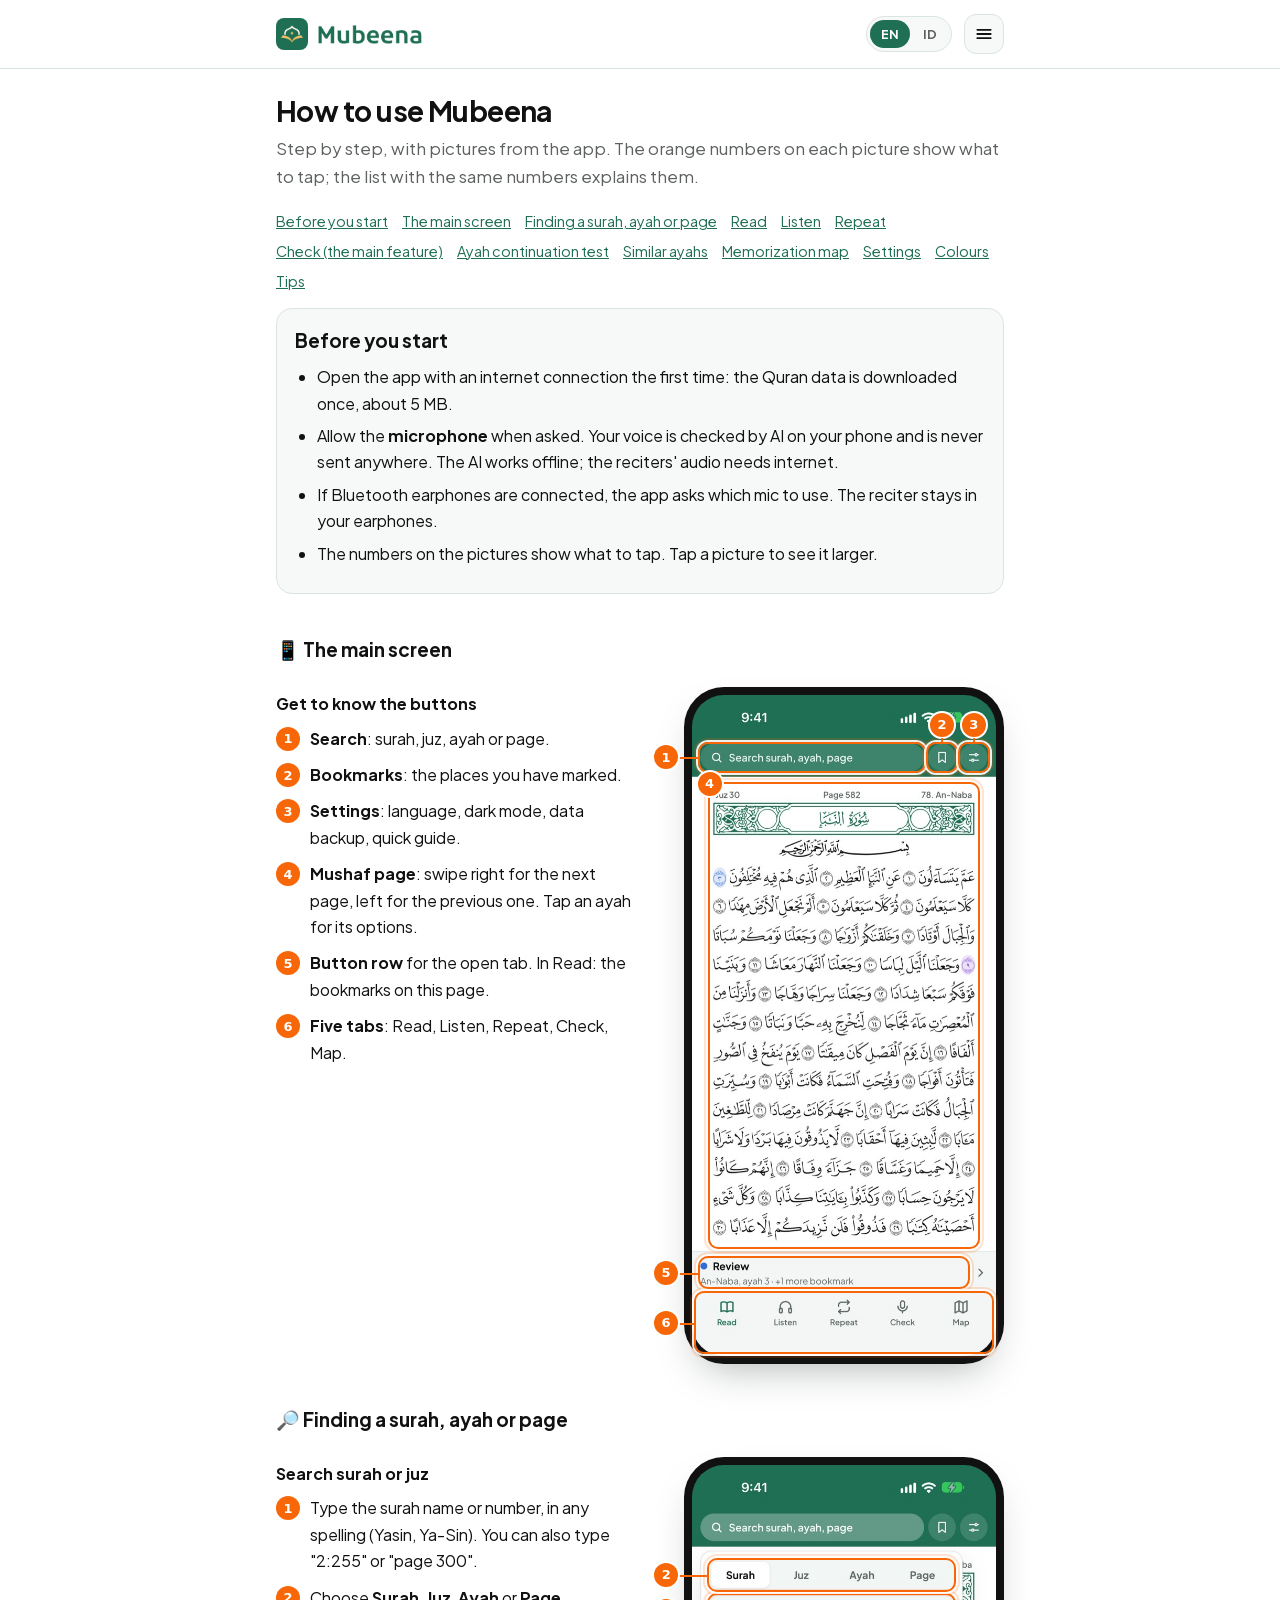
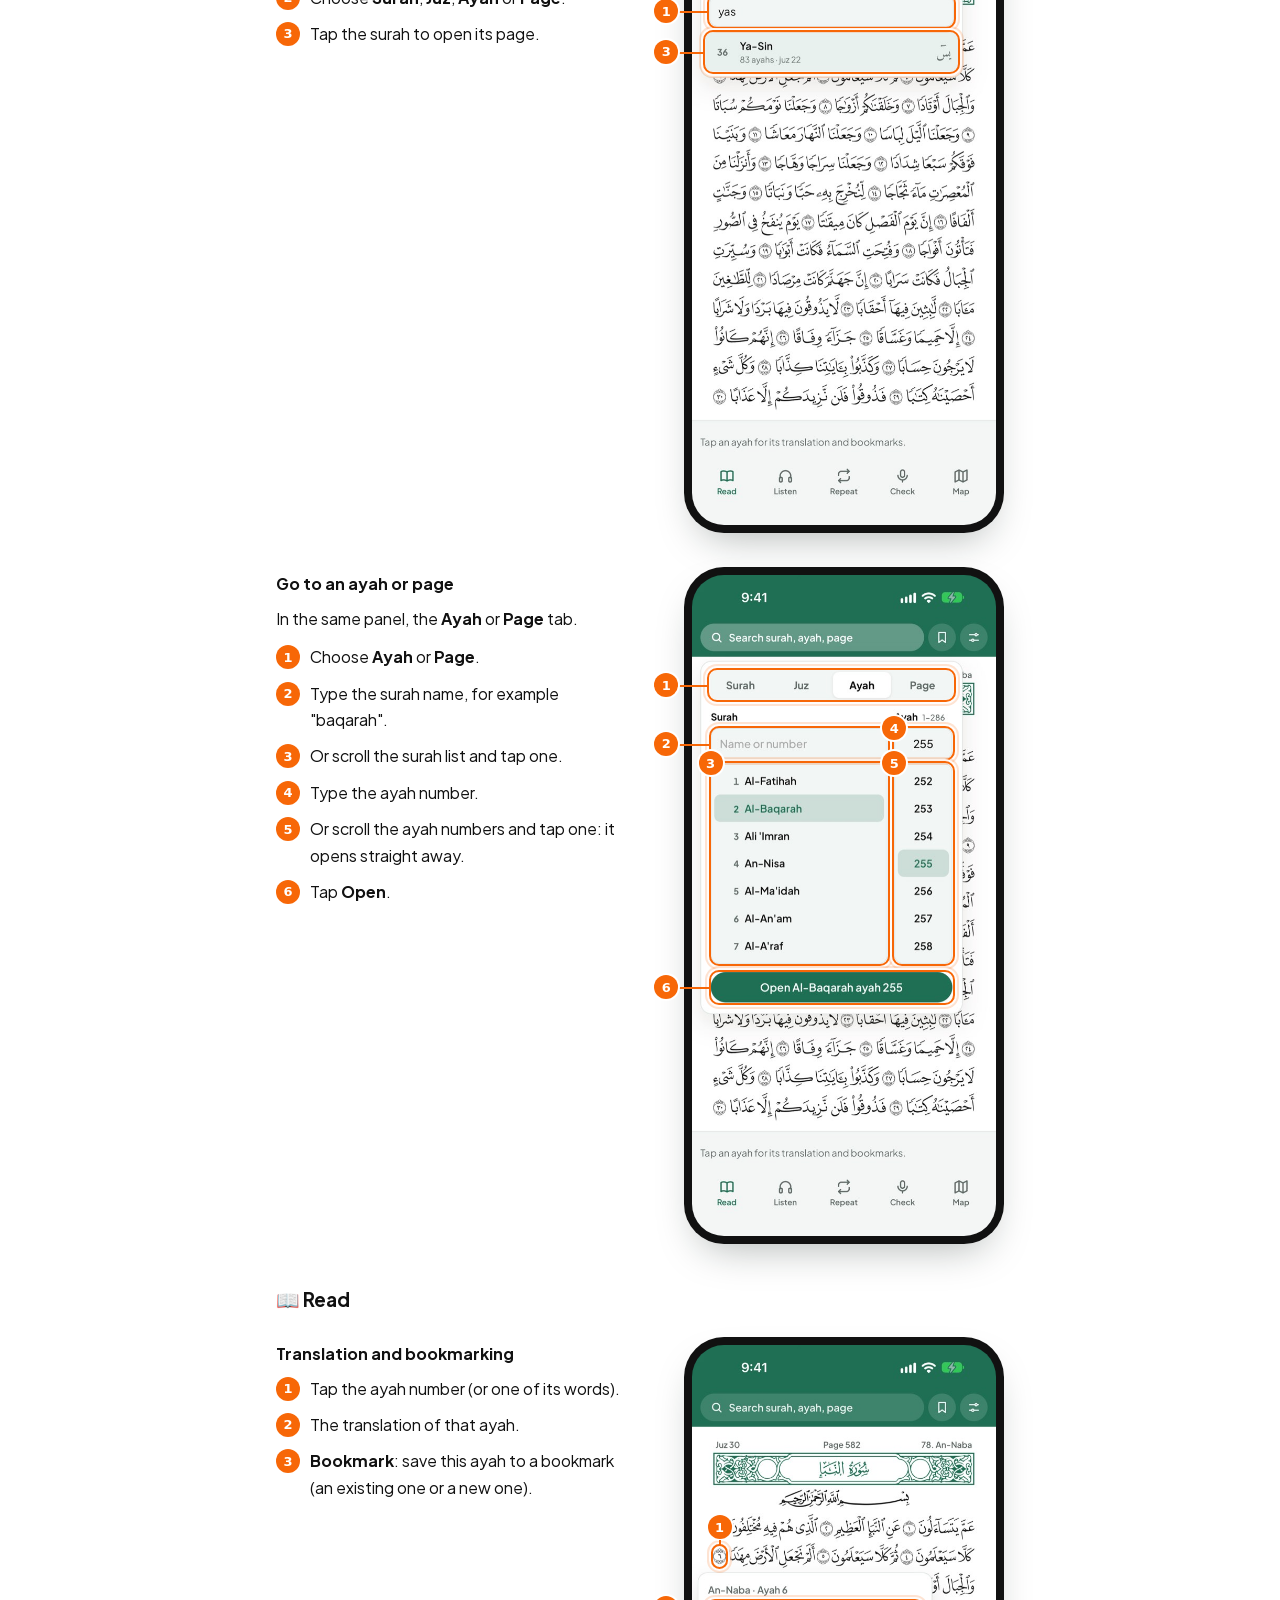
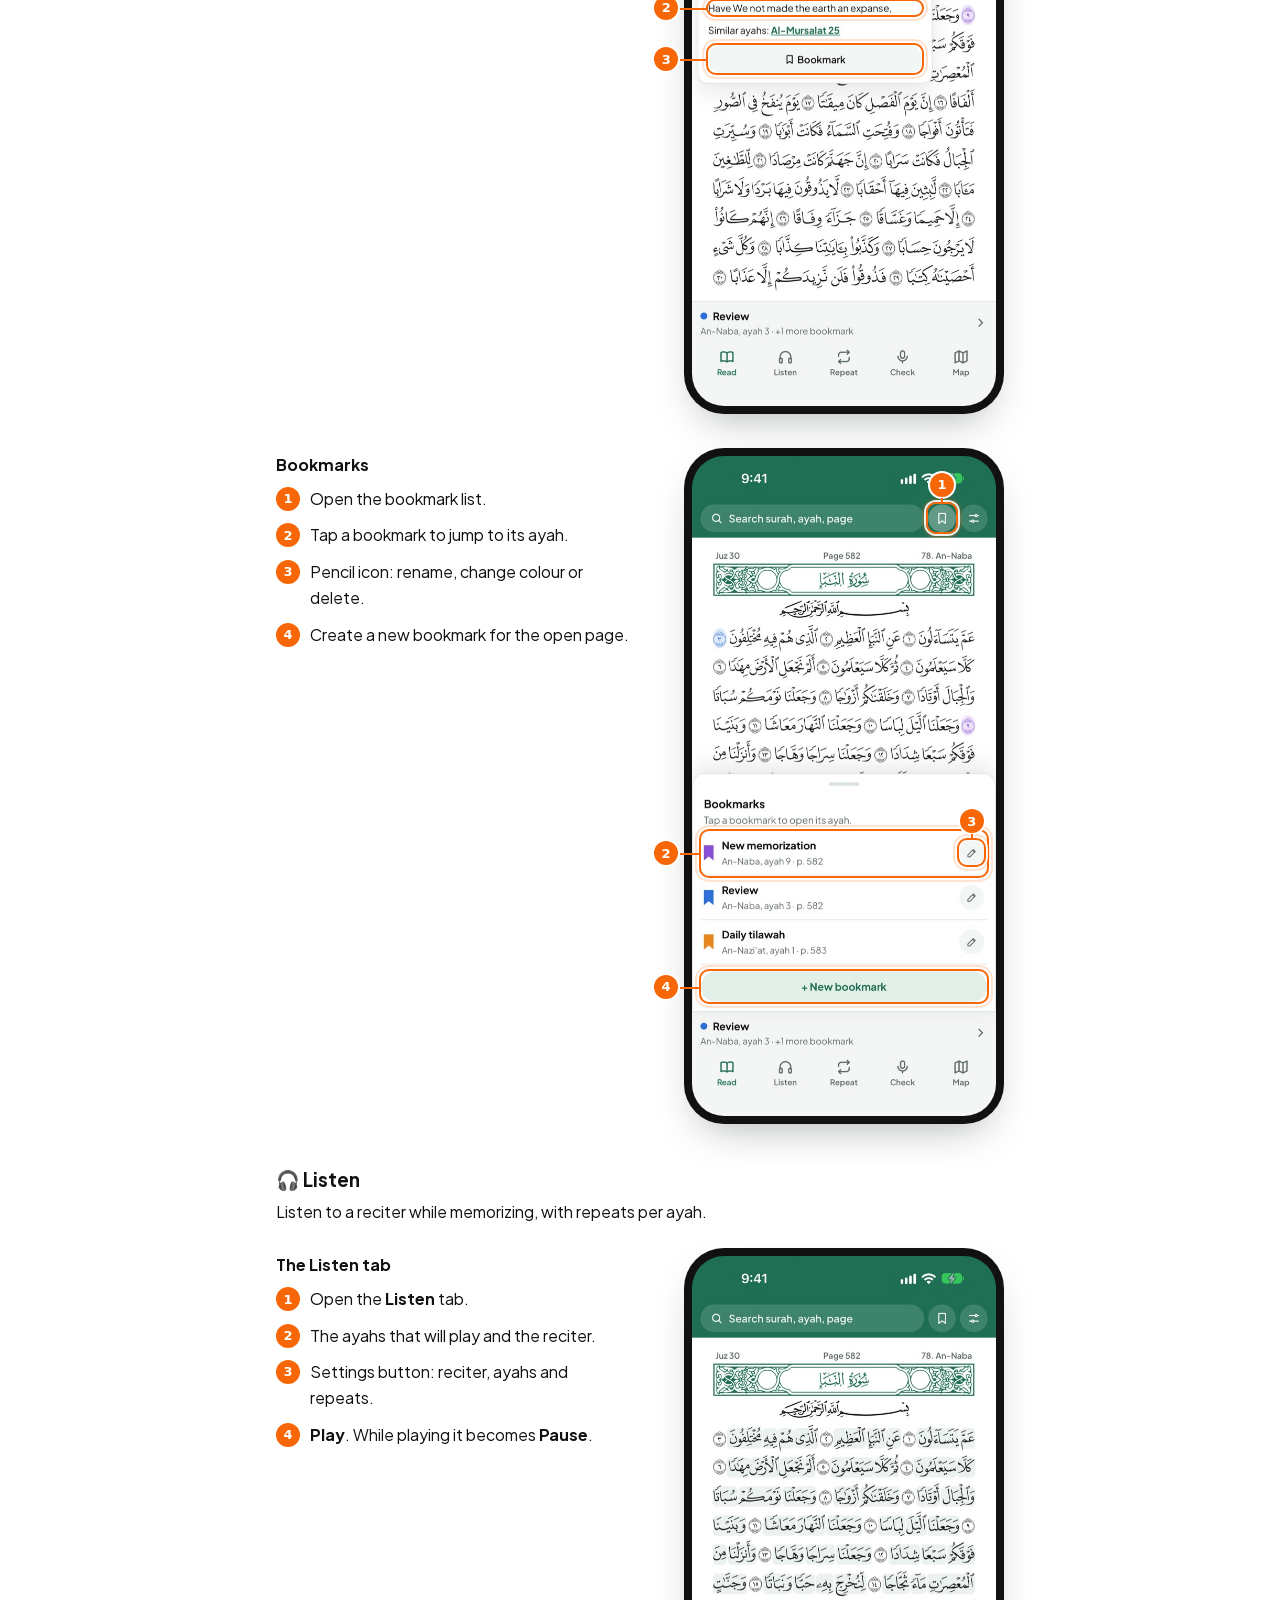
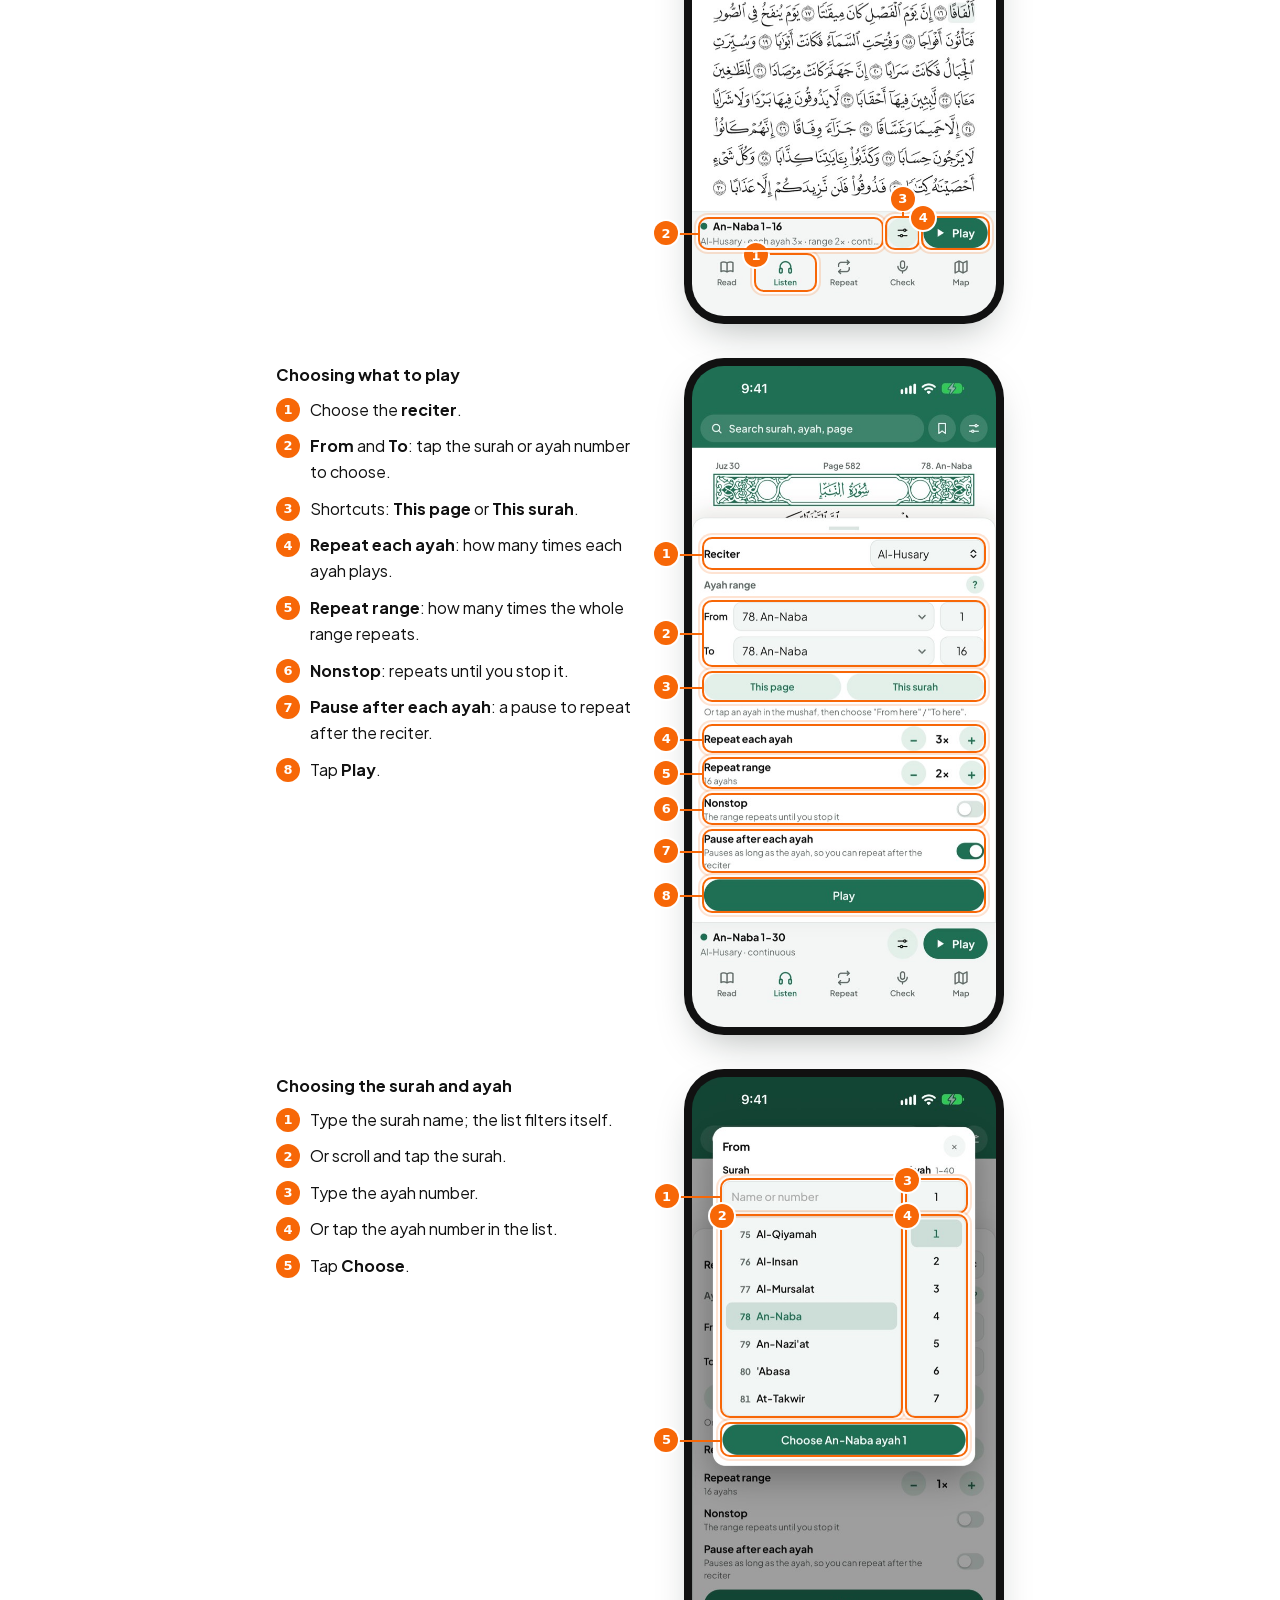
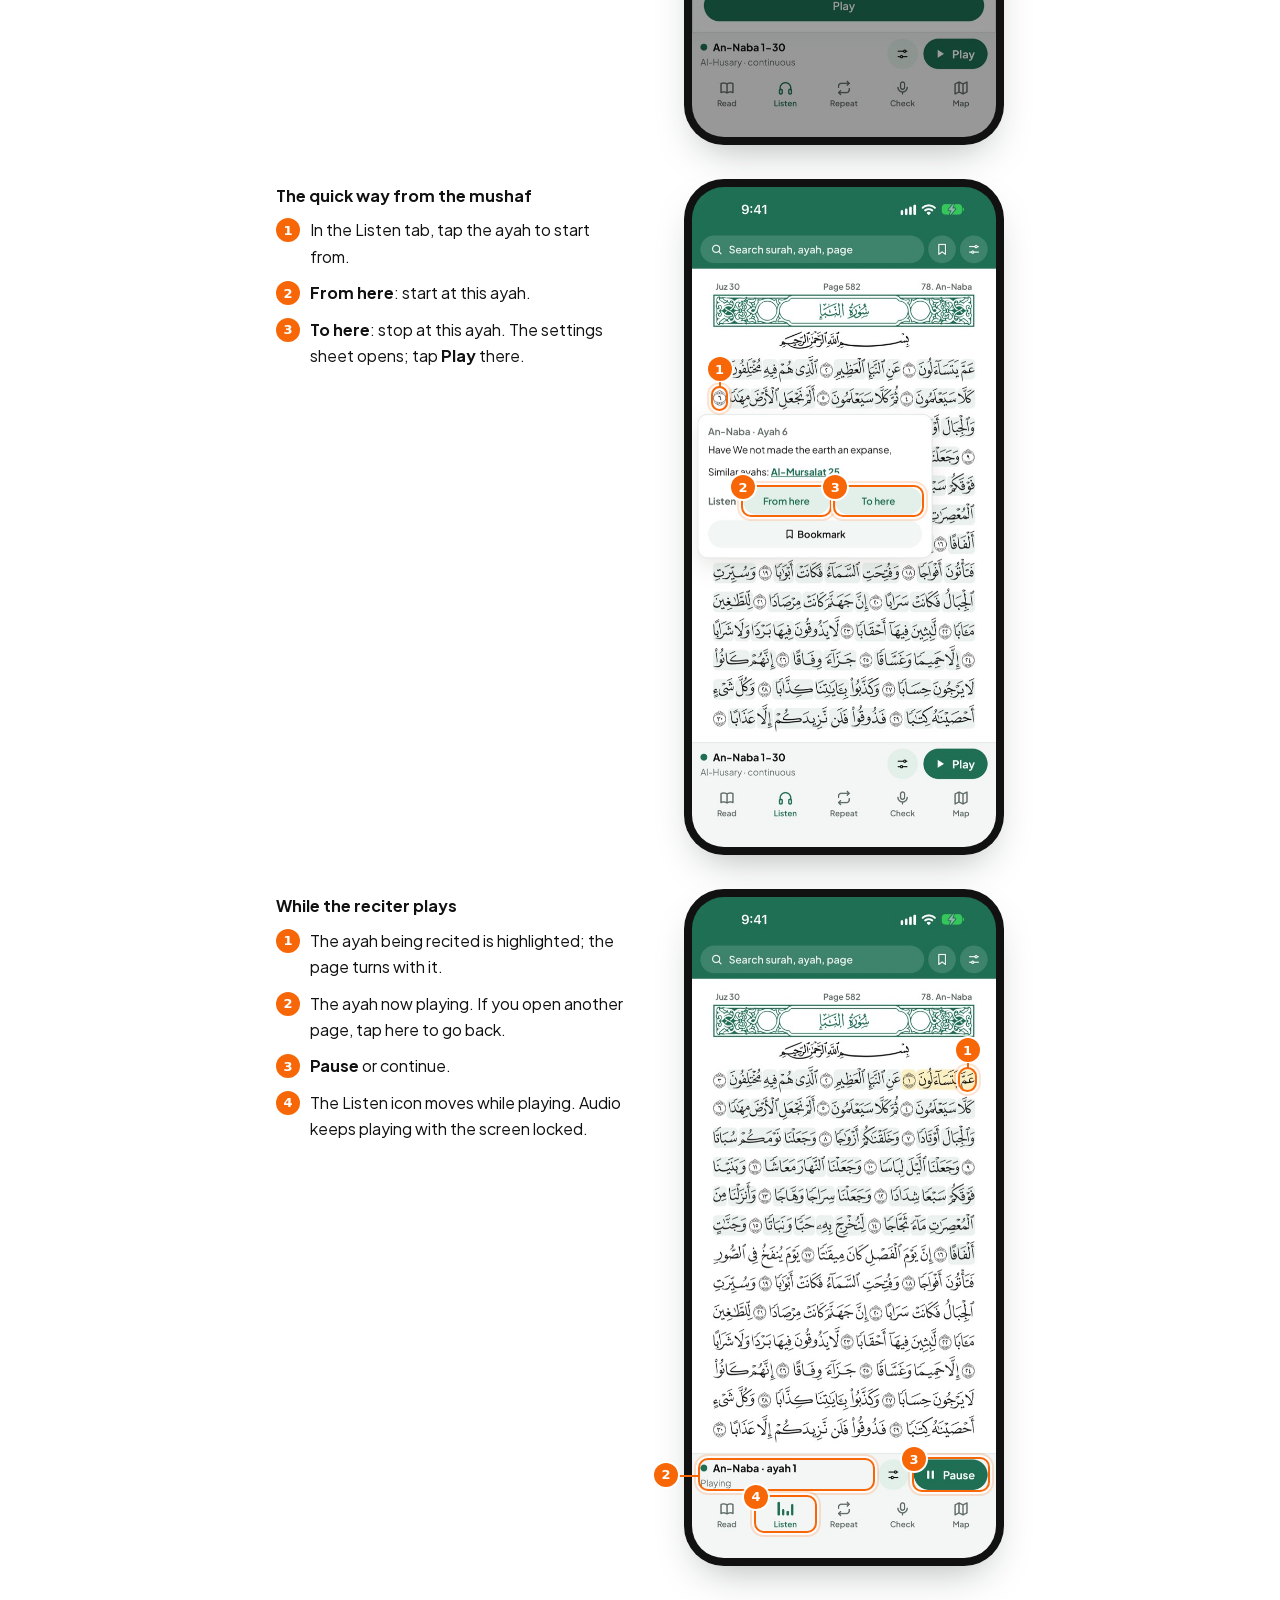
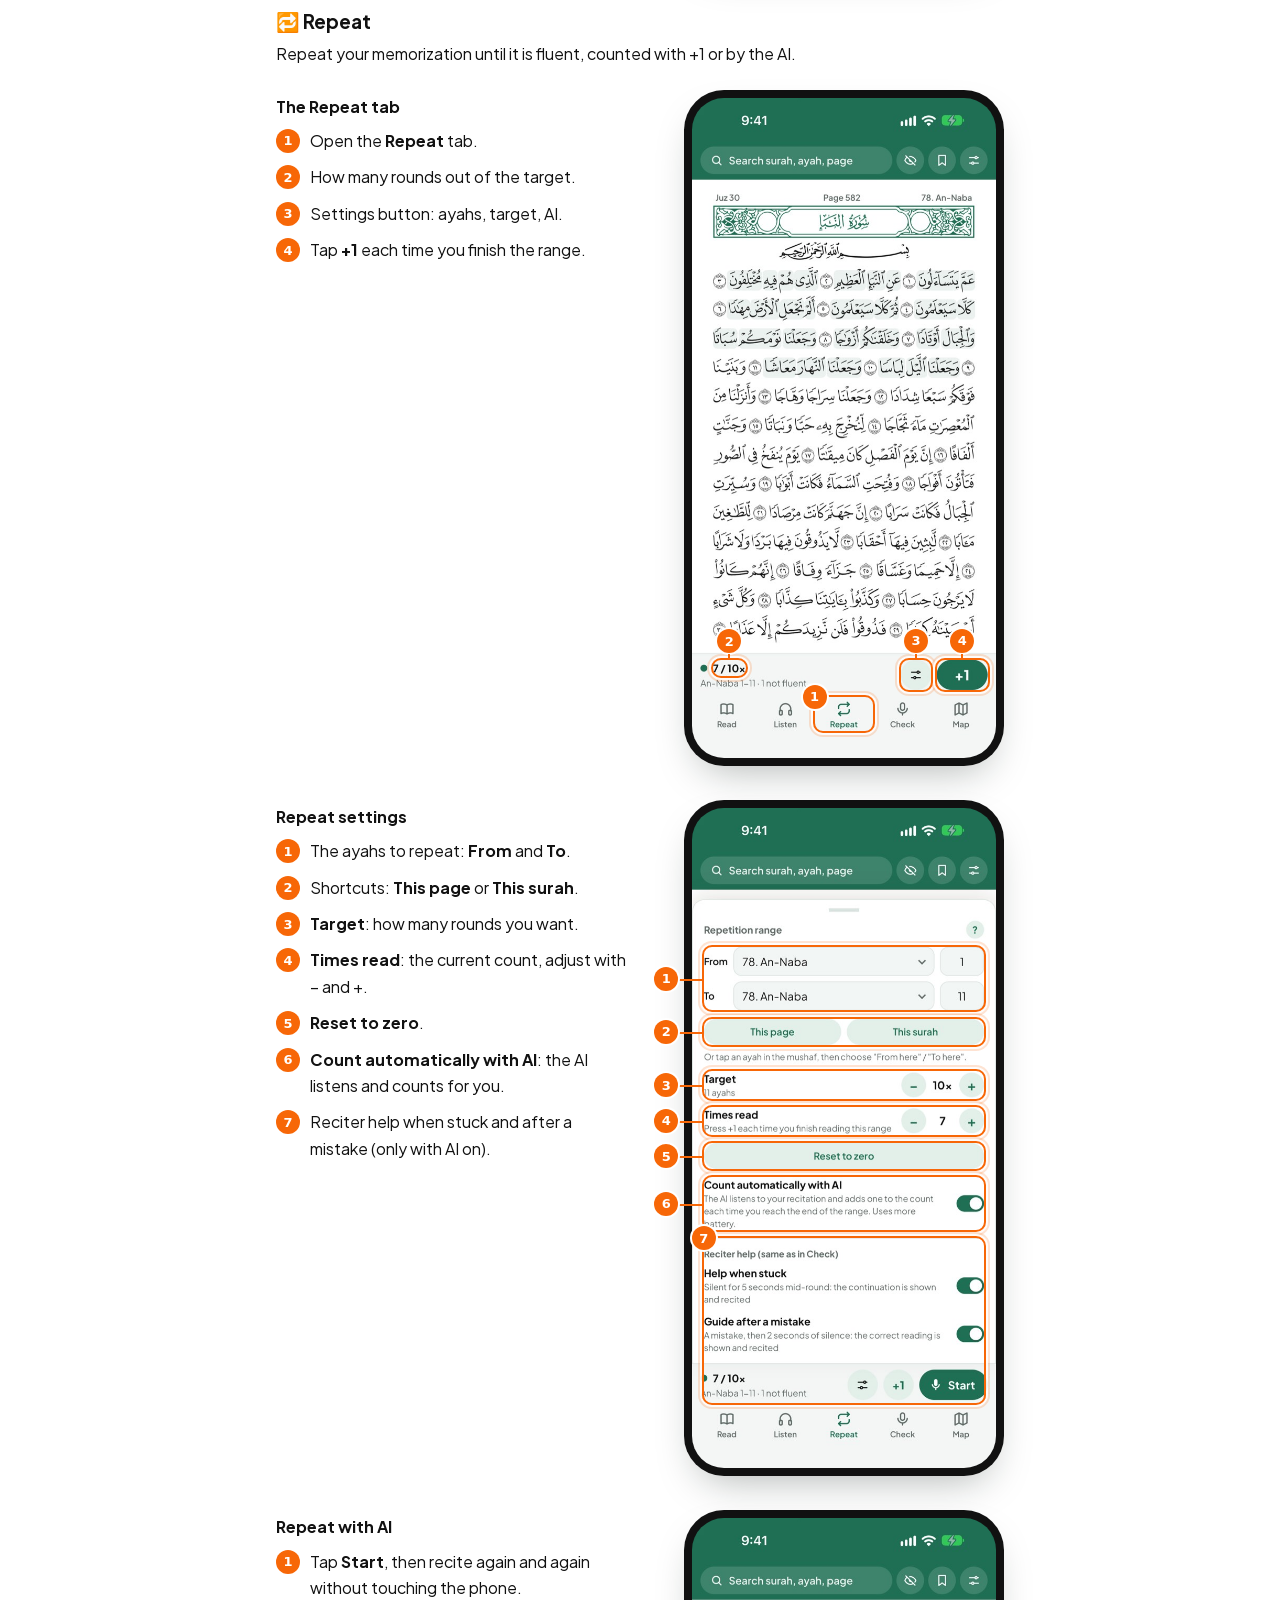
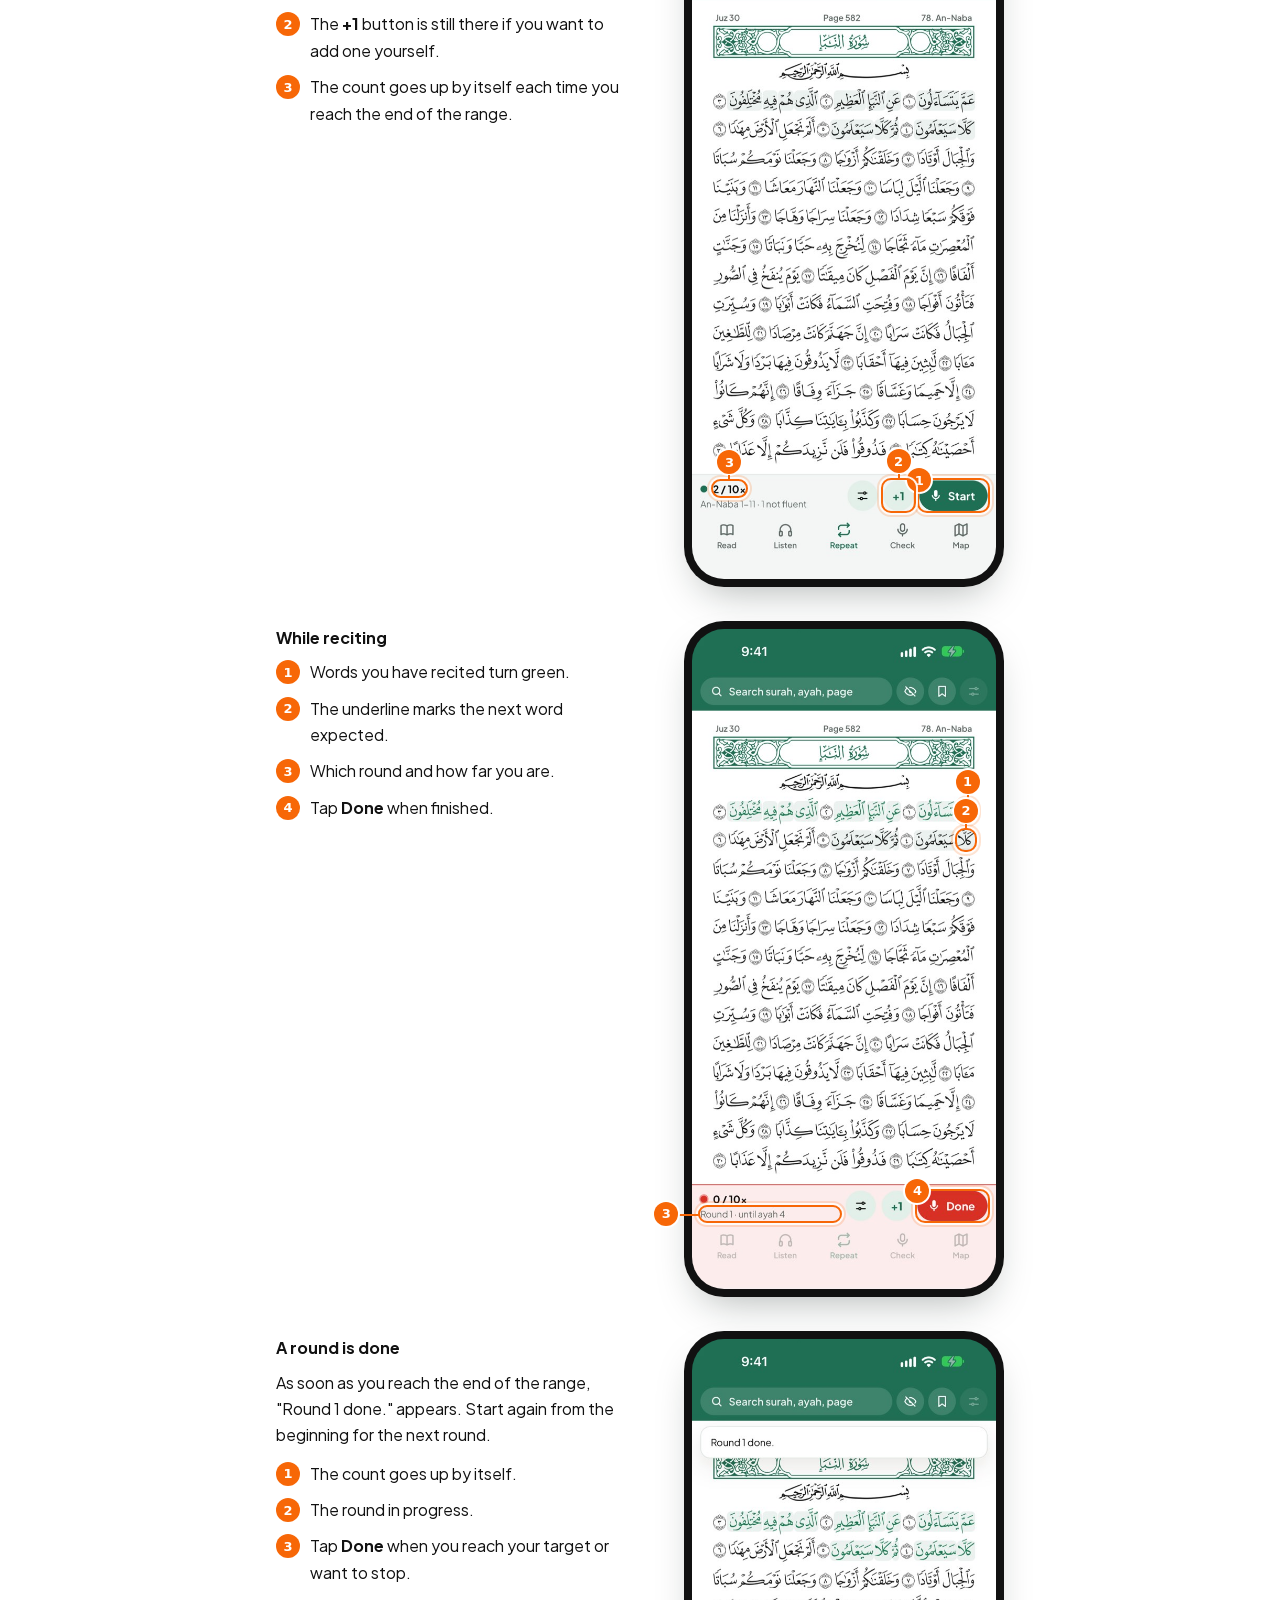
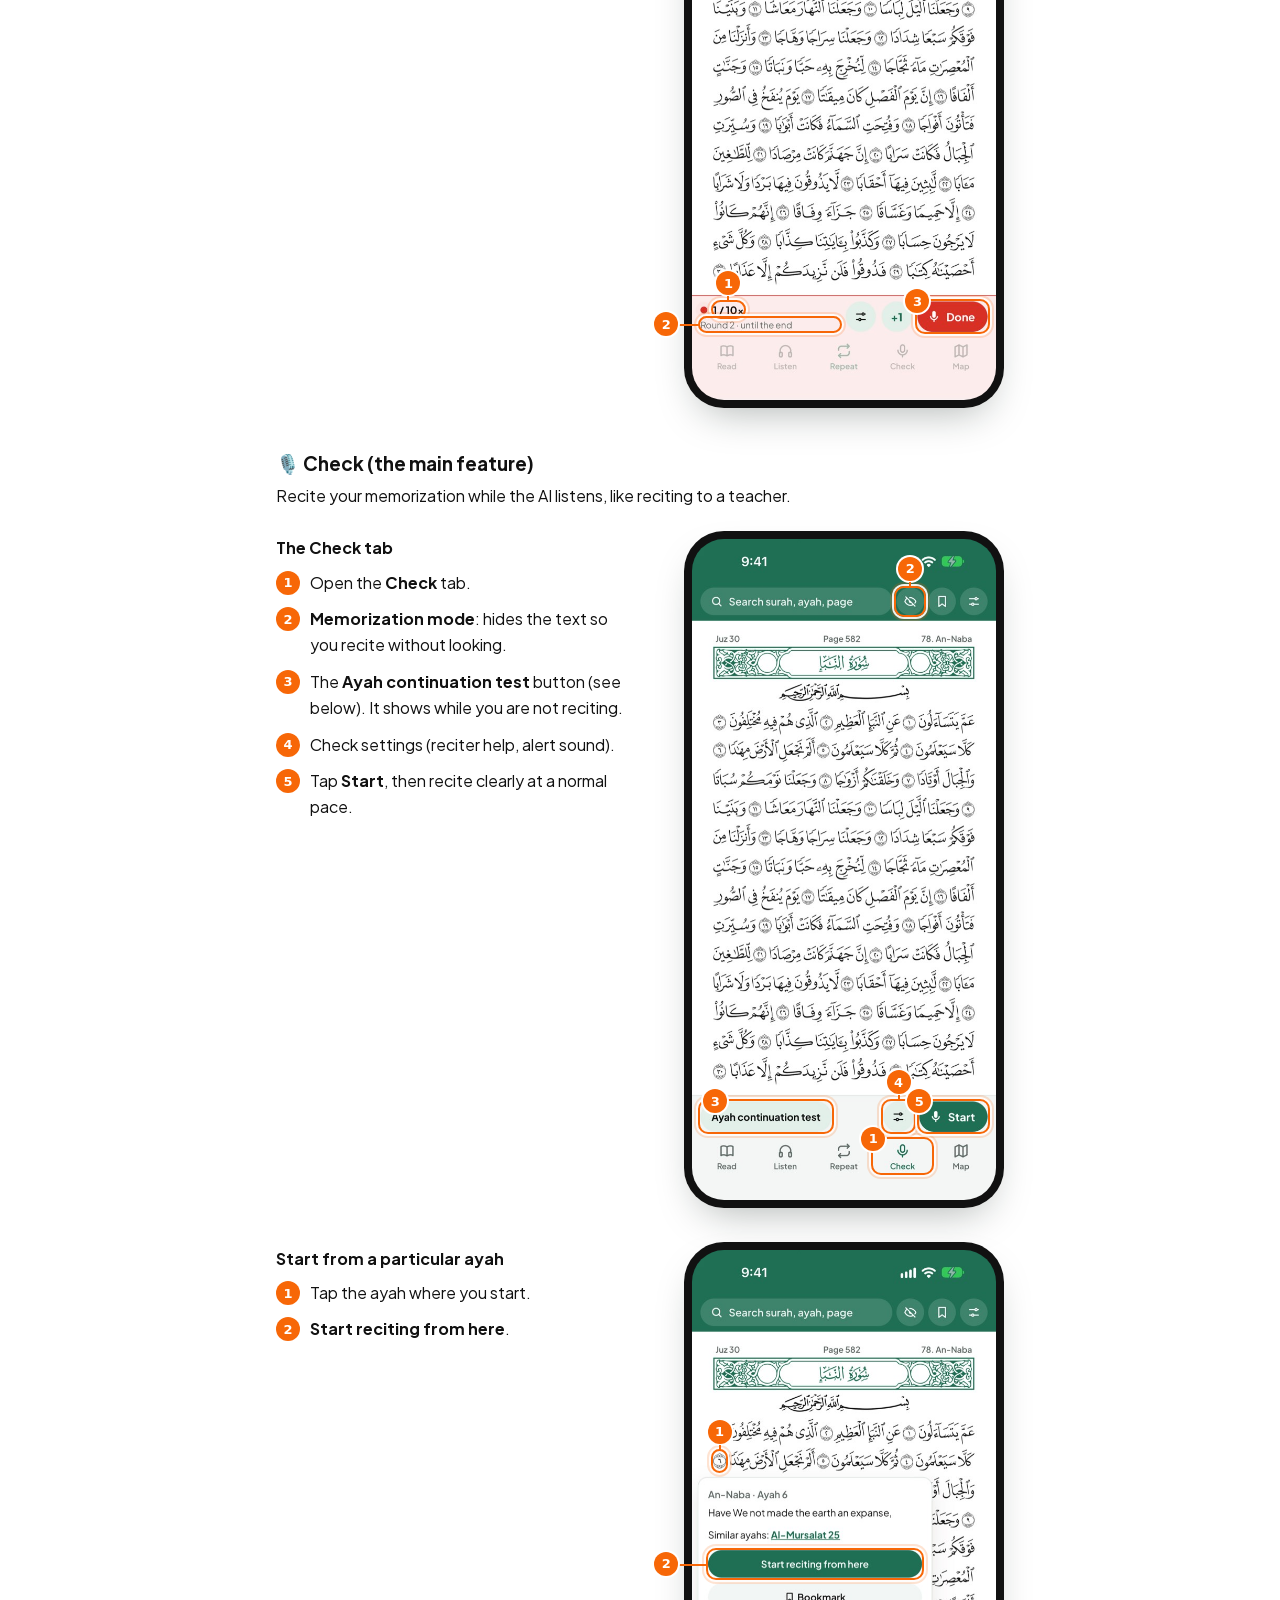
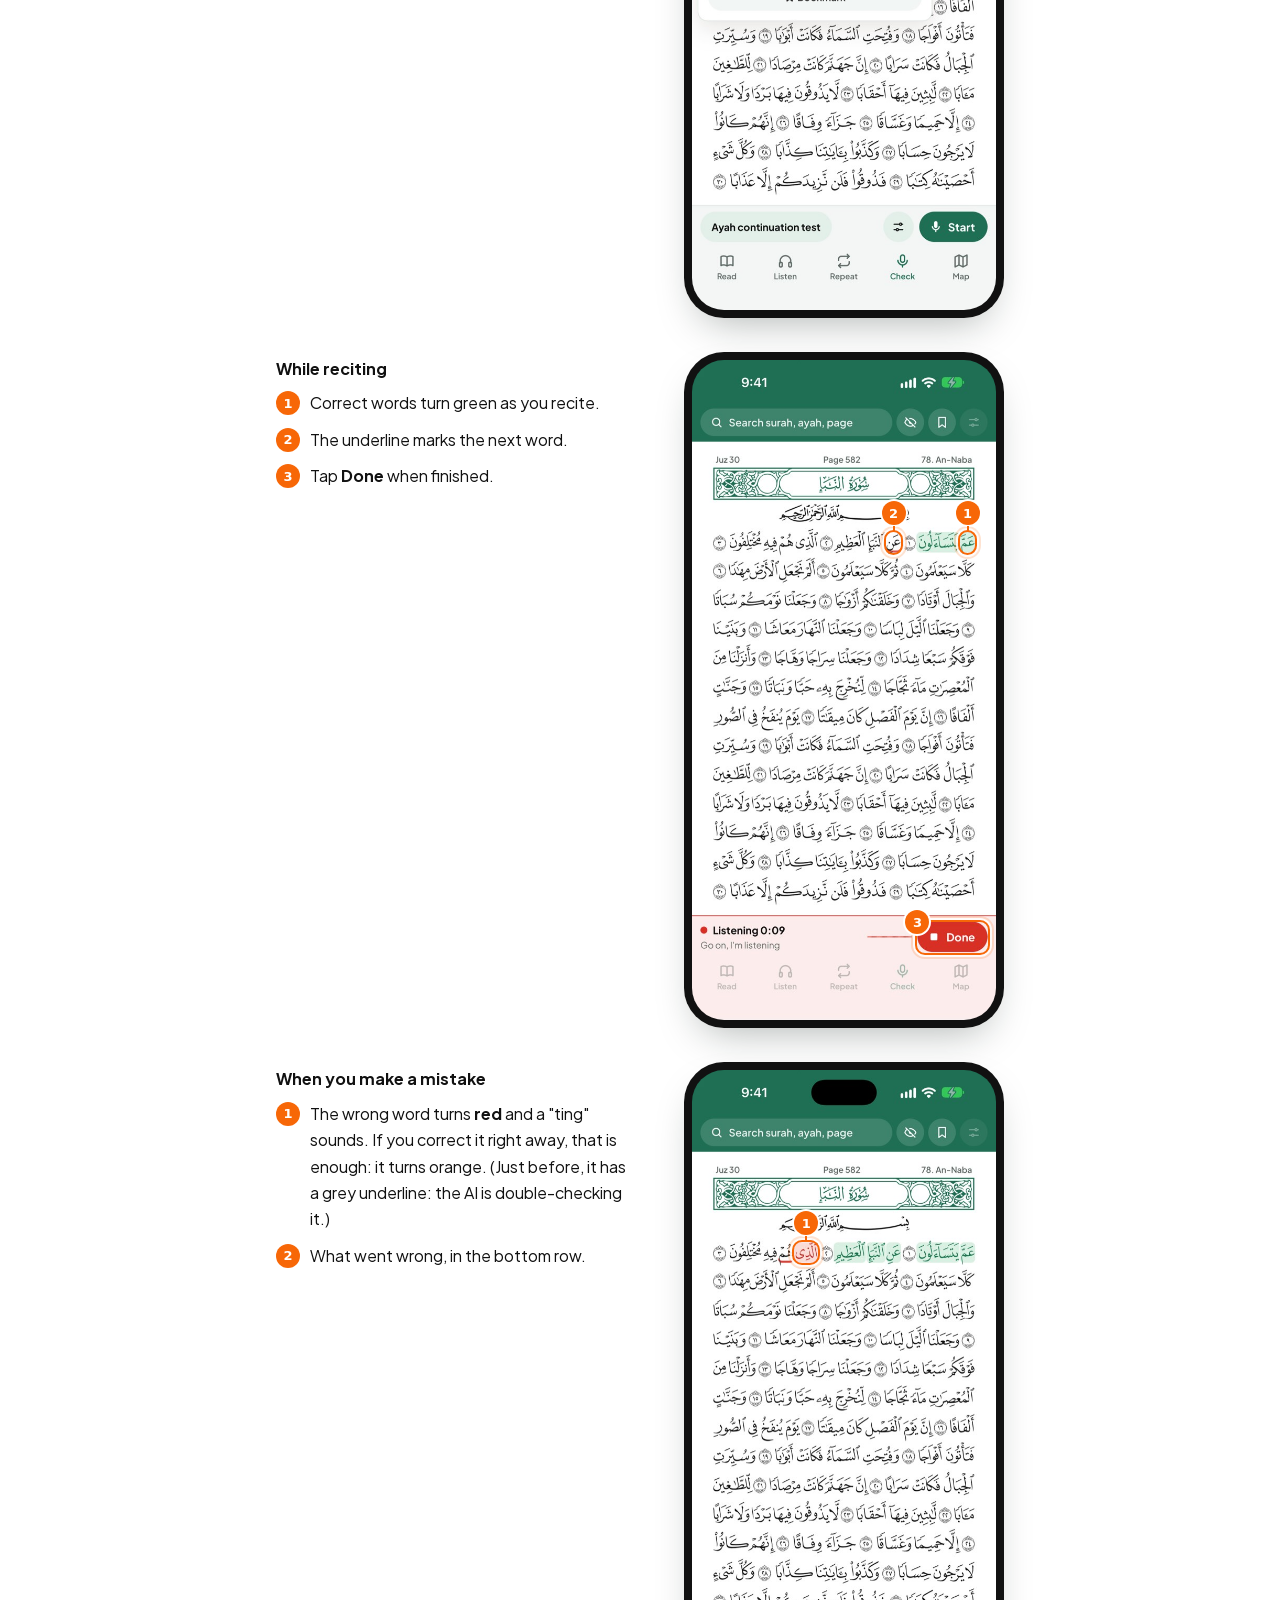
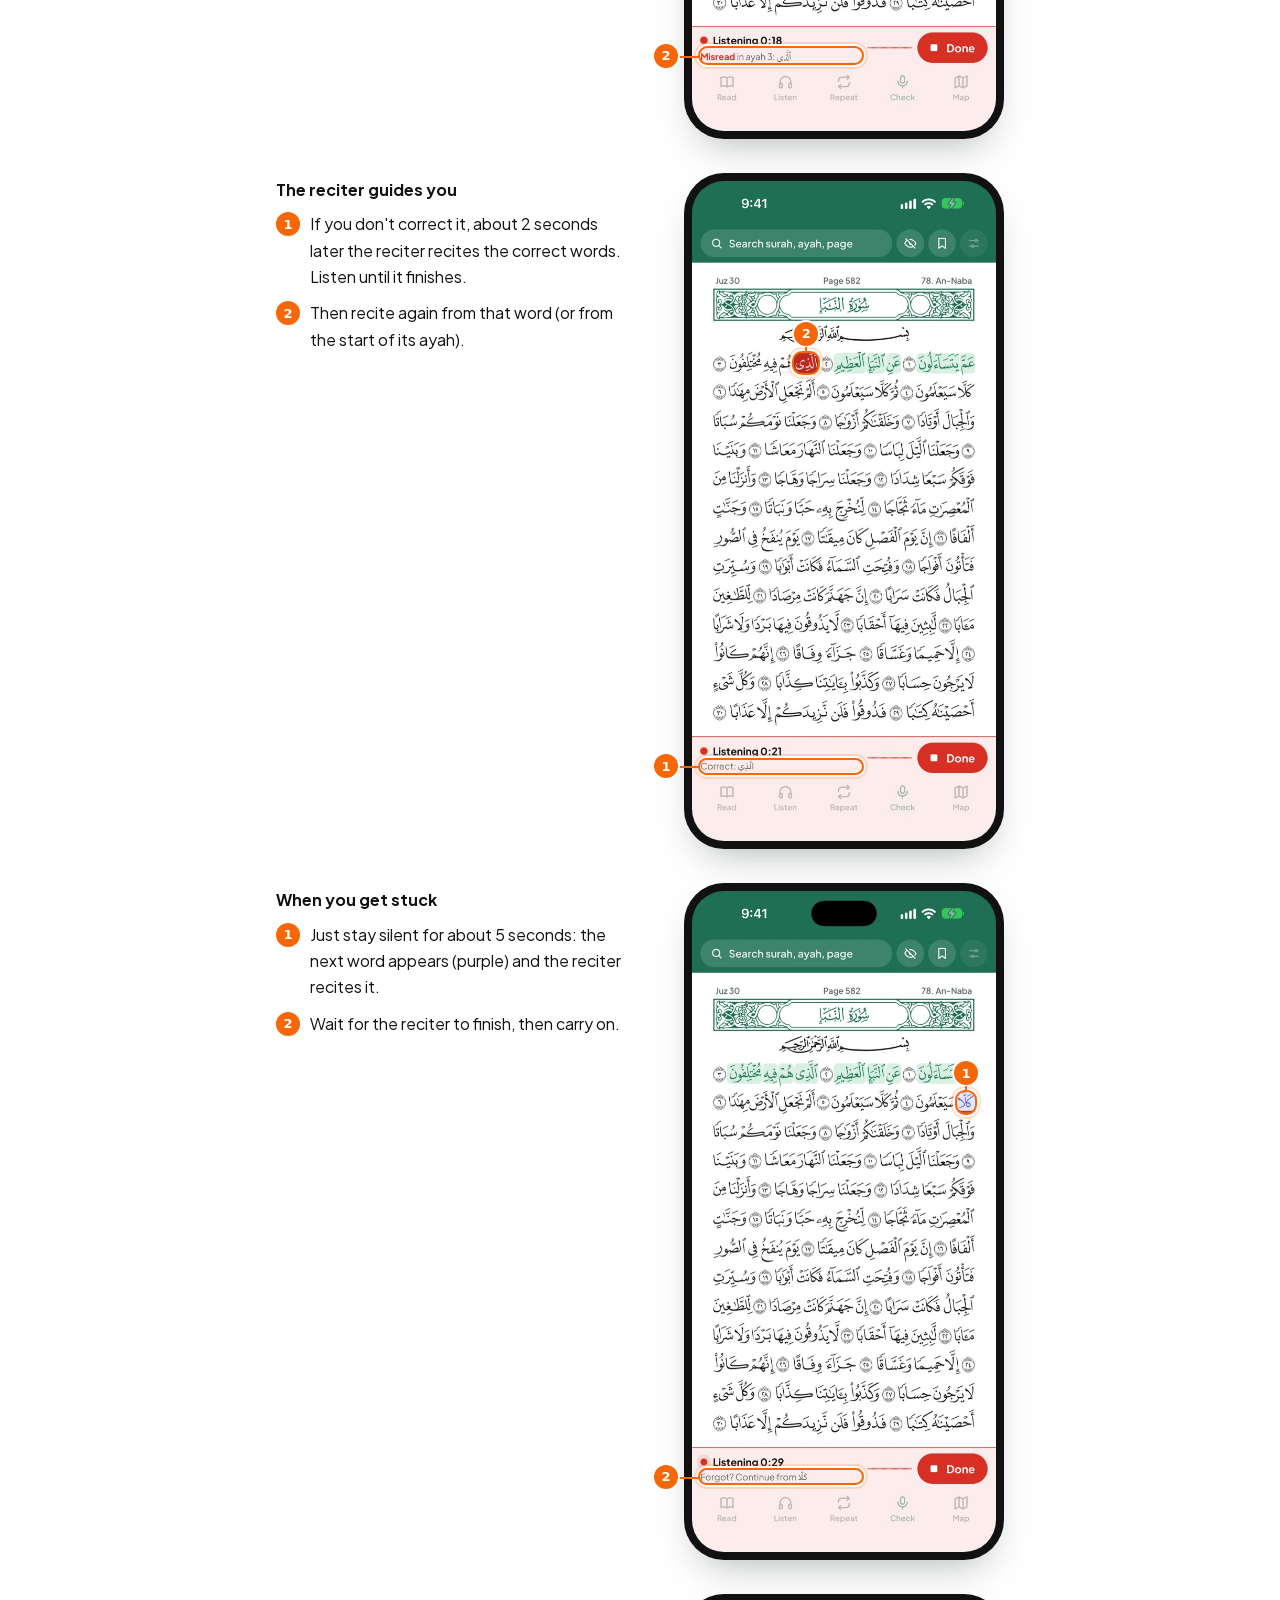
<file: panduan.html>
<!doctype html>
<html lang="en">
<head>
<meta charset="utf-8">
<meta name="viewport" content="width=device-width, initial-scale=1">
<title>How to use · Mubeena</title>
<meta name="judul-en" content="How to use · Mubeena">
<meta name="judul-id" content="Cara memakai · Mubeena">
<meta name="description" content="Step-by-step guide to Mubeena AI: Quran Memorization, with pictures from the app showing what to tap.">
<link rel="icon" href="aset/icon-192.png">
<link rel="stylesheet" href="aset/gaya.css">
<link rel="stylesheet" href="aset/navigasi.css">
<script src="aset/navigasi.js" defer></script>
<script src="aset/bahasa.js"></script>
<style>
  /* Panduan langkah demi langkah (15 Okt 2026). Dibuat oleh ios/alat/panduan_buat.mjs: jangan diubah dengan tangan,
     ubah isinya di sana lalu jalankan lagi. Gambar: aset/panduan/<bahasa>/; kotak + angka oranye = tombol yang diketuk. */
  :root { --ok: #13744a; --ok-bg: #d9f0e2; --bad: #c0271d; --bad-bg: #fcdcd8; --fix: #d9480f; --fix-bg: #fff4e6;
    --hint: #5b5bd6; --hint-bg: #e5e5fb; --lafal: #2563a8; --lafal-bg: #e2edfa; --tk: #f76707; }
  @media (prefers-color-scheme: dark) {
    :root { --ok: #6fd6a0; --ok-bg: #123524; --bad: #ff8a80; --bad-bg: #421b18; --fix: #ffa94d; --fix-bg: #3a2610;
      --hint: #a5a5ff; --hint-bg: #23234a; --lafal: #8fbcf0; --lafal-bg: #13283f; --tk: #ff922b; }
  }
  .isi { display: flex; flex-wrap: wrap; gap: 6px 14px; margin: 0 0 8px; padding: 0; list-style: none; font-size: 14.5px; }
  .isi li { margin: 0; }
  .bagian { margin: 40px 0 10px; scroll-margin-top: 12px; }
  .bagian > h2 { margin-bottom: 4px; }
  /* Layar lebar: judul + daftar bernomor di kiri, gambar di kanan. HP: judul, gambar, lalu daftar. */
  .langkah { display: grid; grid-template-columns: minmax(0, 1fr) 320px; grid-template-areas: "kepala hp" "nomor hp";
    grid-template-rows: auto 1fr; column-gap: 52px; margin: 22px 0 34px; }
  .langkah .kepala { grid-area: kepala; }
  .langkah .hp { grid-area: hp; }
  .langkah ol.nomor { grid-area: nomor; align-self: start; }
  .langkah h3 { margin: 4px 0 8px; }
  .langkah .kepala p { margin: 0 0 12px; }
  .hp { width: 320px; margin: 0; border-radius: 40px; padding: 8px; background: #111; box-shadow: 0 18px 40px -16px rgba(17, 32, 26, .35); }
  .layar { position: relative; display: block; }
  .layar img { display: block; width: 100%; height: auto; border-radius: 32px; background: #f2f6f4; }
  .tk { position: absolute; border: 2.5px solid var(--tk); border-radius: 10px; box-shadow: 0 0 0 2px rgba(255, 255, 255, .9), 0 0 0 4px rgba(247, 103, 7, .18); pointer-events: none; }
  .tk b, .nomor .no { display: inline-grid; place-items: center; width: 24px; height: 24px; border-radius: 50%; background: var(--tk); color: #fff;
    font: 800 13px/1 system-ui, sans-serif; box-shadow: 0 0 0 2px #fff; }
  .tk b { position: absolute; left: -12px; top: -12px; }
  .tk.kiri b { left: 3px; }
  .tk.atas b { top: 3px; }
  .tk.kecil b { left: 50%; top: -31px; transform: translateX(-50%); }
  .tk.kecil b::after { content: ''; position: absolute; left: 11px; top: 25px; width: 2px; height: 5px; background: var(--tk); }
  .tk.kecil.bawah b { top: auto; bottom: -31px; }
  .tk.kecil.bawah b::after { top: -6px; }
  .tk.luar b { left: calc(-1 * var(--kl) - 40px); top: 50%; transform: translateY(-50%); }
  .tk.luar::before { content: ''; position: absolute; right: 100%; top: 50%; width: calc(var(--kl) + 16px); border-top: 2px solid var(--tk); }
  ol.nomor { list-style: none; padding: 0; margin: 0; display: grid; gap: 10px; }
  ol.nomor li { display: flex; gap: 10px; align-items: flex-start; margin: 0; }
  ol.nomor .no { flex: none; margin-top: 1px; }
  .warna { display: grid; gap: 8px; padding: 0; list-style: none; }
  .warna li { display: flex; align-items: center; gap: 10px; margin: 0; }
  .tanda { flex: none; min-width: 112px; text-align: center; font-weight: 700; font-size: 14px; padding: 3px 10px; border-radius: 8px; }
  .t-ok { color: var(--ok); background: var(--ok-bg); } .t-bad { color: var(--bad); background: var(--bad-bg); }
  .t-fix { color: var(--fix); background: var(--fix-bg); } .t-hint { color: var(--hint); background: var(--hint-bg); }
  .t-lafal { color: var(--ok); background: var(--ok-bg); text-decoration: underline dotted 2px; text-underline-offset: 4px; }
  .t-cek { color: var(--redup); text-decoration: underline dotted 2px; text-underline-offset: 5px; }
  @media (max-width: 700px) {
    .langkah { grid-template-columns: minmax(0, 1fr); grid-template-areas: "kepala" "hp" "nomor"; grid-template-rows: none; row-gap: 14px; }
    .langkah .hp { justify-self: center; width: min(280px, 72vw); }
  }
</style>
</head>
<body>
<header><div class="atas">
  <a class="merek" href="./" aria-label="Mubeena"><img class="ikon" src="aset/icon-192.png" alt=""><span class="tulisan" aria-hidden="true"></span></a>
  <div class="bhs" role="group" aria-label="Language"><button data-set="en">EN</button><button data-set="id">ID</button></div>
</div></header>

<main>
<!-- ===== Bahasa Indonesia ===== -->
<div data-lang="id">
  <h1>Cara memakai Mubeena</h1>
  <p class="lead">Langkah demi langkah dengan gambar dari aplikasi. Angka oranye di gambar = tombol yang diketuk; penjelasannya ada di daftar bernomor yang sama.</p>
  <ul class="isi"><li><a href="#id-mulai">Sebelum mulai</a></li><li><a href="#id-layar">Layar utama</a></li><li><a href="#id-cari">Mencari surah, ayat, atau halaman</a></li><li><a href="#id-baca">Baca</a></li><li><a href="#id-dengar">Dengar</a></li><li><a href="#id-takrir">Takrir (mengulang)</a></li><li><a href="#id-setor">Setor (fitur utama)</a></li><li><a href="#id-tes">Tes sambung ayat</a></li><li><a href="#id-mirip">Ayat mirip</a></li><li><a href="#id-peta">Peta hafalan</a></li><li><a href="#id-atur">Pengaturan</a></li><li><a href="#id-warna">Arti warna</a></li><li><a href="#id-tips">Tips</a></li></ul>

  <div class="kartu" id="id-mulai">
    <h2>Sebelum mulai</h2>
    <ul>
      <li>Saat pertama dibuka, sambungkan ke internet: data Al-Qur'an diunduh sekali, sekitar 5 MB.</li>
      <li>Izinkan <b>mikrofon</b> saat diminta. Suara Anda diperiksa AI langsung di HP dan tidak dikirim ke mana pun. AI-nya bekerja tanpa internet; suara qari perlu internet.</li>
      <li>Kalau earphone Bluetooth tersambung, aplikasi bertanya mau memakai mic yang mana. Suara qari tetap keluar di earphone.</li>
      <li>Angka di gambar menunjukkan tombol yang diketuk. Ketuk gambar untuk melihatnya lebih besar.</li>
    </ul>
  </div>

  <section class="bagian" id="id-layar">
    <h2>📱 Layar utama</h2>
    <div class="langkah">
      <div class="kepala"><h3>Kenali tombol-tombolnya</h3></div>
      <figure class="hp"><a class="layar" href="aset/panduan/id/utama.jpg" target="_blank" rel="noopener"><img src="aset/panduan/id/utama.jpg" alt="Kenali tombol-tombolnya" loading="lazy" width="580" height="1260"><span class="tk luar" style="left:2.05%;top:7.01%;width:75%;height:4.81%;--kl:2.73%"><b>1</b></span><span class="tk kecil" style="left:77.05%;top:7.01%;width:10.45%;height:4.81%"><b>2</b></span><span class="tk kecil" style="left:87.5%;top:7.01%;width:10.45%;height:4.81%"><b>3</b></span><span class="tk" style="left:5.12%;top:13.08%;width:89.77%;height:70.79%"><b>4</b></span><span class="tk luar" style="left:2.05%;top:84.94%;width:89.54%;height:4.98%;--kl:2.29%"><b>5</b></span><span class="tk luar" style="left:0.5%;top:90.25%;width:99%;height:9.45%;--kl:0.51%"><b>6</b></span></a></figure>
      <ol class="nomor">
        <li><b class="no">1</b><span><b>Cari</b>: surah, juz, ayat, atau halaman.</span></li>
        <li><b class="no">2</b><span><b>Penanda</b>: daftar tempat yang Anda tandai.</span></li>
        <li><b class="no">3</b><span><b>Pengaturan</b>: bahasa, mode malam, cadangan data, panduan singkat.</span></li>
        <li><b class="no">4</b><span><b>Halaman mushaf</b>: geser ke kanan untuk halaman berikutnya, ke kiri untuk halaman sebelumnya. Ketuk sebuah ayat untuk pilihan ayat itu.</span></li>
        <li><b class="no">5</b><span><b>Baris tombol</b> untuk menu yang sedang dibuka. Di Baca: penanda yang ada di halaman ini.</span></li>
        <li><b class="no">6</b><span><b>Lima menu</b>: Baca, Dengar, Takrir, Setor, Peta.</span></li>
      </ol>
    </div>
  </section>

  <section class="bagian" id="id-cari">
    <h2>🔎 Mencari surah, ayat, atau halaman</h2>
    <div class="langkah">
      <div class="kepala"><h3>Cari surah atau juz</h3></div>
      <figure class="hp"><a class="layar" href="aset/panduan/id/cari.jpg" target="_blank" rel="noopener"><img src="aset/panduan/id/cari.jpg" alt="Cari surah atau juz" loading="lazy" width="580" height="1260"><span class="tk luar" style="left:5%;top:19.43%;width:81.81%;height:5.36%;--kl:6.11%"><b>1</b></span><span class="tk luar" style="left:5%;top:14.02%;width:81.81%;height:5.21%;--kl:6.11%"><b>2</b></span><span class="tk luar" style="left:3.64%;top:25%;width:84.54%;height:6.61%;--kl:4.3%"><b>3</b></span></a></figure>
      <ol class="nomor">
        <li><b class="no">1</b><span>Ketik nama surah atau nomornya, dengan ejaan apa pun (Yasin, Ya-Sin). Bisa juga langsung "2:255" atau "hal 300".</span></li>
        <li><b class="no">2</b><span>Pilih <b>Surah</b>, <b>Juz</b>, <b>Ayat</b>, atau <b>Halaman</b>.</span></li>
        <li><b class="no">3</b><span>Ketuk surahnya untuk membuka halamannya.</span></li>
      </ol>
    </div>
    <div class="langkah">
      <div class="kepala"><h3>Pergi ke ayat atau halaman</h3><p>Di panel yang sama, tab <b>Ayat</b> atau <b>Halaman</b>.</p></div>
      <figure class="hp"><a class="layar" href="aset/panduan/id/pergi.jpg" target="_blank" rel="noopener"><img src="aset/panduan/id/pergi.jpg" alt="Pergi ke ayat atau halaman" loading="lazy" width="580" height="1260"><span class="tk luar" style="left:5%;top:14.02%;width:81.81%;height:5.21%;--kl:6.11%"><b>1</b></span><span class="tk luar" style="left:5.46%;top:22.81%;width:59.54%;height:5.36%;--kl:9.17%"><b>2</b></span><span class="tk" style="left:5.46%;top:28.17%;width:59.54%;height:30.96%"><b>3</b></span><span class="tk" style="left:65.91%;top:22.81%;width:20.45%;height:5.36%"><b>4</b></span><span class="tk" style="left:65.91%;top:28.17%;width:20.45%;height:30.96%"><b>5</b></span><span class="tk luar" style="left:5.46%;top:59.76%;width:80.91%;height:5.23%;--kl:6.75%"><b>6</b></span></a></figure>
      <ol class="nomor">
        <li><b class="no">1</b><span>Pilih <b>Ayat</b> atau <b>Halaman</b>.</span></li>
        <li><b class="no">2</b><span>Ketik nama surah, misalnya "baqarah".</span></li>
        <li><b class="no">3</b><span>Atau geser daftar surah dan ketuk salah satunya.</span></li>
        <li><b class="no">4</b><span>Ketik nomor ayat.</span></li>
        <li><b class="no">5</b><span>Atau geser daftar nomor ayat dan ketuk nomornya: ayat itu langsung terbuka.</span></li>
        <li><b class="no">6</b><span>Tekan <b>Buka</b>.</span></li>
      </ol>
    </div>
  </section>

  <section class="bagian" id="id-baca">
    <h2>📖 Baca</h2>
    <div class="langkah">
      <div class="kepala"><h3>Terjemahan dan menandai ayat</h3></div>
      <figure class="hp"><a class="layar" href="aset/panduan/id/baca-ayat.jpg" target="_blank" rel="noopener"><img src="aset/panduan/id/baca-ayat.jpg" alt="Terjemahan dan menandai ayat" loading="lazy" width="580" height="1260"><span class="tk kecil" style="left:6.17%;top:30.15%;width:5.81%;height:3.72%"><b>1</b></span><span class="tk luar" style="left:4.55%;top:38.4%;width:71.81%;height:4.88%;--kl:6.33%"><b>2</b></span><span class="tk luar" style="left:4.55%;top:47.28%;width:71.81%;height:4.81%;--kl:6.33%"><b>3</b></span></a></figure>
      <ol class="nomor">
        <li><b class="no">1</b><span>Ketuk nomor ayat (atau salah satu katanya).</span></li>
        <li><b class="no">2</b><span>Terjemahan ayat itu.</span></li>
        <li><b class="no">3</b><span><b>Tandai</b>: simpan ayat ini ke penanda (pilih penanda yang ada atau buat baru).</span></li>
      </ol>
    </div>
    <div class="langkah">
      <div class="kepala"><h3>Penanda</h3></div>
      <figure class="hp"><a class="layar" href="aset/panduan/id/penanda.jpg" target="_blank" rel="noopener"><img src="aset/panduan/id/penanda.jpg" alt="Penanda" loading="lazy" width="580" height="1260"><span class="tk kecil" style="left:77.05%;top:7.01%;width:10.45%;height:4.81%"><b>1</b></span><span class="tk luar" style="left:2.27%;top:56.52%;width:95.45%;height:7.38%;--kl:2.38%"><b>2</b></span><span class="tk kecil" style="left:87.27%;top:57.96%;width:9.54%;height:4.4%"><b>3</b></span><span class="tk luar" style="left:2.27%;top:77.8%;width:95.45%;height:5.23%;--kl:2.38%"><b>4</b></span></a></figure>
      <ol class="nomor">
        <li><b class="no">1</b><span>Buka daftar penanda.</span></li>
        <li><b class="no">2</b><span>Ketuk penanda untuk langsung ke ayatnya.</span></li>
        <li><b class="no">3</b><span>Ikon pensil: ganti nama, ganti warna, atau hapus.</span></li>
        <li><b class="no">4</b><span>Buat penanda baru untuk halaman yang sedang dibuka.</span></li>
      </ol>
    </div>
  </section>

  <section class="bagian" id="id-dengar">
    <h2>🎧 Dengar</h2>
    <p>Mendengarkan qari untuk menghafal, bisa diulang-ulang per ayat.</p>
    <div class="langkah">
      <div class="kepala"><h3>Menu Dengar</h3></div>
      <figure class="hp"><a class="layar" href="aset/panduan/id/dengar.jpg" target="_blank" rel="noopener"><img src="aset/panduan/id/dengar.jpg" alt="Menu Dengar" loading="lazy" width="580" height="1260"><span class="tk" style="left:20.41%;top:90.46%;width:20.63%;height:5.83%"><b>1</b></span><span class="tk luar" style="left:2.05%;top:84.94%;width:59.16%;height:4.98%;--kl:3.46%"><b>2</b></span><span class="tk kecil" style="left:61.66%;top:84.81%;width:11.36%;height:5.23%"><b>3</b></span><span class="tk" style="left:73.48%;top:84.81%;width:24.47%;height:5.23%"><b>4</b></span></a></figure>
      <ol class="nomor">
        <li><b class="no">1</b><span>Buka menu <b>Dengar</b>.</span></li>
        <li><b class="no">2</b><span>Ayat yang akan diputar dan qarinya.</span></li>
        <li><b class="no">3</b><span>Tombol pengaturan: qari, ayat, dan pengulangan.</span></li>
        <li><b class="no">4</b><span><b>Putar</b>. Saat diputar tombolnya menjadi <b>Jeda</b>.</span></li>
      </ol>
    </div>
    <div class="langkah">
      <div class="kepala"><h3>Mengatur yang diputar</h3></div>
      <figure class="hp"><a class="layar" href="aset/panduan/id/dengar-atur.jpg" target="_blank" rel="noopener"><img src="aset/panduan/id/dengar-atur.jpg" alt="Mengatur yang diputar" loading="lazy" width="580" height="1260"><span class="tk luar" style="left:3.18%;top:27.83%;width:93.63%;height:4.92%;--kl:3.39%"><b>1</b></span><span class="tk luar" style="left:3.18%;top:37.24%;width:93.63%;height:10.25%;--kl:3.39%"><b>2</b></span><span class="tk luar" style="left:3.18%;top:48.12%;width:93.63%;height:4.6%;--kl:3.39%"><b>3</b></span><span class="tk luar" style="left:3.18%;top:56.09%;width:93.63%;height:4.4%;--kl:3.39%"><b>4</b></span><span class="tk luar" style="left:3.18%;top:61.11%;width:93.63%;height:4.8%;--kl:3.39%"><b>5</b></span><span class="tk luar" style="left:3.18%;top:66.53%;width:93.63%;height:4.8%;--kl:3.39%"><b>6</b></span><span class="tk luar" style="left:3.18%;top:71.96%;width:93.63%;height:4.8%;--kl:3.39%"><b>7</b></span><span class="tk luar" style="left:3.18%;top:77.39%;width:93.63%;height:5.44%;--kl:3.39%"><b>8</b></span></a></figure>
      <ol class="nomor">
        <li><b class="no">1</b><span>Pilih <b>qari</b>.</span></li>
        <li><b class="no">2</b><span><b>Dari</b> dan <b>Sampai</b>: ketuk nama surah atau nomor ayat untuk memilihnya.</span></li>
        <li><b class="no">3</b><span>Pilihan cepat: <b>Halaman ini</b> atau <b>Surah ini</b>.</span></li>
        <li><b class="no">4</b><span><b>Ulangi tiap ayat</b>: berapa kali setiap ayat dibaca.</span></li>
        <li><b class="no">5</b><span><b>Ulangi rentang</b>: berapa kali seluruh rentang diulang.</span></li>
        <li><b class="no">6</b><span><b>Terus-menerus</b>: diulang tanpa henti sampai Anda hentikan.</span></li>
        <li><b class="no">7</b><span><b>Berhenti sesudah tiap ayat</b>: ada jeda untuk menirukan qari.</span></li>
        <li><b class="no">8</b><span>Tekan <b>Putar</b>.</span></li>
      </ol>
    </div>
    <div class="langkah">
      <div class="kepala"><h3>Memilih surah dan ayat</h3></div>
      <figure class="hp"><a class="layar" href="aset/panduan/id/pilih.jpg" target="_blank" rel="noopener"><img src="aset/panduan/id/pilih.jpg" alt="Memilih surah dan ayat" loading="lazy" width="580" height="1260"><span class="tk luar" style="left:9.32%;top:15.41%;width:60%;height:5.36%;--kl:15.53%"><b>1</b></span><span class="tk" style="left:9.32%;top:20.77%;width:60%;height:30.96%"><b>2</b></span><span class="tk" style="left:70.23%;top:15.41%;width:20.45%;height:5.36%"><b>3</b></span><span class="tk" style="left:70.23%;top:20.77%;width:20.45%;height:30.96%"><b>4</b></span><span class="tk luar" style="left:9.32%;top:52.36%;width:81.36%;height:5.23%;--kl:11.45%"><b>5</b></span></a></figure>
      <ol class="nomor">
        <li><b class="no">1</b><span>Ketik nama surah; daftarnya menyaring sendiri.</span></li>
        <li><b class="no">2</b><span>Atau geser dan ketuk surahnya.</span></li>
        <li><b class="no">3</b><span>Ketik nomor ayat.</span></li>
        <li><b class="no">4</b><span>Atau ketuk nomor ayat di daftar.</span></li>
        <li><b class="no">5</b><span>Tekan <b>Pilih</b>.</span></li>
      </ol>
    </div>
    <div class="langkah">
      <div class="kepala"><h3>Cara cepat dari mushaf</h3></div>
      <figure class="hp"><a class="layar" href="aset/panduan/id/dengar-ayat.jpg" target="_blank" rel="noopener"><img src="aset/panduan/id/dengar-ayat.jpg" alt="Cara cepat dari mushaf" loading="lazy" width="580" height="1260"><span class="tk kecil" style="left:6.17%;top:30.15%;width:5.81%;height:3.72%"><b>1</b></span><span class="tk" style="left:18.12%;top:47.28%;width:28.9%;height:4.81%"><b>2</b></span><span class="tk" style="left:47.47%;top:47.28%;width:28.9%;height:4.81%"><b>3</b></span></a></figure>
      <ol class="nomor">
        <li><b class="no">1</b><span>Di menu Dengar, ketuk nomor ayat tempat mulai.</span></li>
        <li><b class="no">2</b><span><b>Dari sini</b>: mulai dari ayat ini.</span></li>
        <li><b class="no">3</b><span><b>Sampai sini</b>: berhenti di ayat ini. Lembar pengaturan terbuka; tekan <b>Putar</b> di sana.</span></li>
      </ol>
    </div>
    <div class="langkah">
      <div class="kepala"><h3>Saat qari membaca</h3></div>
      <figure class="hp"><a class="layar" href="aset/panduan/id/dengar-putar.jpg" target="_blank" rel="noopener"><img src="aset/panduan/id/dengar-putar.jpg" alt="Saat qari membaca" loading="lazy" width="580" height="1260"><span class="tk kecil" style="left:87.51%;top:25.74%;width:6.32%;height:3.72%"><b>1</b></span><span class="tk luar" style="left:2.05%;top:84.94%;width:60.43%;height:4.98%;--kl:3.39%"><b>2</b></span><span class="tk" style="left:74.75%;top:84.81%;width:23.2%;height:5.23%"><b>3</b></span><span class="tk" style="left:20.41%;top:90.46%;width:20.63%;height:5.83%"><b>4</b></span></a></figure>
      <ol class="nomor">
        <li><b class="no">1</b><span>Ayat yang sedang dibaca diberi warna; halaman ikut berganti.</span></li>
        <li><b class="no">2</b><span>Ayat yang sedang diputar. Kalau Anda membuka halaman lain, ketuk di sini untuk kembali.</span></li>
        <li><b class="no">3</b><span><b>Jeda</b> atau lanjutkan.</span></li>
        <li><b class="no">4</b><span>Ikon Dengar bergerak selama qari membaca. Suara tetap jalan walau layar dikunci.</span></li>
      </ol>
    </div>
  </section>

  <section class="bagian" id="id-takrir">
    <h2>🔁 Takrir (mengulang)</h2>
    <p>Mengulang-ulang hafalan sampai lancar, dihitung dengan tombol +1 atau oleh AI.</p>
    <div class="langkah">
      <div class="kepala"><h3>Menu Takrir</h3></div>
      <figure class="hp"><a class="layar" href="aset/panduan/id/takrir.jpg" target="_blank" rel="noopener"><img src="aset/panduan/id/takrir.jpg" alt="Menu Takrir" loading="lazy" width="580" height="1260"><span class="tk" style="left:39.68%;top:90.46%;width:20.63%;height:5.83%"><b>1</b></span><span class="tk kecil" style="left:6.14%;top:84.94%;width:12.24%;height:2.91%"><b>2</b></span><span class="tk kecil" style="left:68%;top:84.81%;width:11.36%;height:5.23%"><b>3</b></span><span class="tk kecil" style="left:79.81%;top:84.81%;width:18.14%;height:5.23%"><b>4</b></span></a></figure>
      <ol class="nomor">
        <li><b class="no">1</b><span>Buka menu <b>Takrir</b>.</span></li>
        <li><b class="no">2</b><span>Sudah berapa kali dari target.</span></li>
        <li><b class="no">3</b><span>Tombol pengaturan: ayat, target, AI.</span></li>
        <li><b class="no">4</b><span>Tekan <b>+1</b> setiap selesai membaca rentangnya.</span></li>
      </ol>
    </div>
    <div class="langkah">
      <div class="kepala"><h3>Pengaturan Takrir</h3></div>
      <figure class="hp"><a class="layar" href="aset/panduan/id/takrir-atur.jpg" target="_blank" rel="noopener"><img src="aset/panduan/id/takrir-atur.jpg" alt="Pengaturan Takrir" loading="lazy" width="580" height="1260"><span class="tk luar" style="left:3.18%;top:20.72%;width:93.63%;height:10.25%;--kl:3.39%"><b>1</b></span><span class="tk luar" style="left:3.18%;top:31.59%;width:93.63%;height:4.6%;--kl:3.39%"><b>2</b></span><span class="tk luar" style="left:3.18%;top:39.56%;width:93.63%;height:4.8%;--kl:3.39%"><b>3</b></span><span class="tk luar" style="left:3.18%;top:44.98%;width:93.63%;height:4.8%;--kl:3.39%"><b>4</b></span><span class="tk luar" style="left:3.18%;top:50.41%;width:93.63%;height:4.6%;--kl:3.39%"><b>5</b></span><span class="tk luar" style="left:3.18%;top:55.64%;width:93.63%;height:6.7%;--kl:3.39%"><b>6</b></span><span class="tk" style="left:3.18%;top:62.96%;width:93.63%;height:25.51%"><b>7</b></span></a></figure>
      <ol class="nomor">
        <li><b class="no">1</b><span>Ayat yang diulang: <b>Dari</b> dan <b>Sampai</b>.</span></li>
        <li><b class="no">2</b><span>Pilihan cepat: <b>Halaman ini</b> atau <b>Surah ini</b>.</span></li>
        <li><b class="no">3</b><span><b>Target</b>: berapa kali ingin diulang.</span></li>
        <li><b class="no">4</b><span><b>Sudah dibaca</b>: hitungan sekarang, bisa dibetulkan dengan − dan +.</span></li>
        <li><b class="no">5</b><span><b>Mulai dari nol</b>.</span></li>
        <li><b class="no">6</b><span><b>Hitung otomatis dengan AI</b>: AI menyimak dan menghitung sendiri.</span></li>
        <li><b class="no">7</b><span>Bantuan qari saat lupa dan sesudah salah (hanya bila AI menyala).</span></li>
      </ol>
    </div>
    <div class="langkah">
      <div class="kepala"><h3>Takrir dengan AI</h3></div>
      <figure class="hp"><a class="layar" href="aset/panduan/id/takrir-ai.jpg" target="_blank" rel="noopener"><img src="aset/panduan/id/takrir-ai.jpg" alt="Takrir dengan AI" loading="lazy" width="580" height="1260"><span class="tk" style="left:73.61%;top:84.81%;width:24.34%;height:5.23%"><b>1</b></span><span class="tk kecil" style="left:61.79%;top:84.81%;width:11.36%;height:5.23%"><b>2</b></span><span class="tk kecil" style="left:6.14%;top:84.94%;width:12.37%;height:2.91%"><b>3</b></span></a></figure>
      <ol class="nomor">
        <li><b class="no">1</b><span>Tekan <b>Mulai</b>, lalu baca berulang-ulang tanpa menyentuh HP.</span></li>
        <li><b class="no">2</b><span>Tombol <b>+1</b> tetap ada kalau ingin menambah sendiri.</span></li>
        <li><b class="no">3</b><span>Hitungan naik sendiri setiap Anda sampai di akhir rentang.</span></li>
      </ol>
    </div>
    <div class="langkah">
      <div class="kepala"><h3>Saat membaca</h3></div>
      <figure class="hp"><a class="layar" href="aset/panduan/id/takrir-baca.jpg" target="_blank" rel="noopener"><img src="aset/panduan/id/takrir-baca.jpg" alt="Saat membaca" loading="lazy" width="580" height="1260"><span class="tk kecil" style="left:87.51%;top:25.74%;width:6.32%;height:3.72%"><b>1</b></span><span class="tk kecil" style="left:86.53%;top:30.15%;width:7.29%;height:3.72%"><b>2</b></span><span class="tk kiri" style="left:2.05%;top:87.32%;width:44.2%;height:2.6%"><b>3</b></span><span class="tk" style="left:70.34%;top:84.81%;width:27.61%;height:5.23%"><b>4</b></span></a></figure>
      <ol class="nomor">
        <li><b class="no">1</b><span>Kata yang sudah Anda baca berwarna hijau.</span></li>
        <li><b class="no">2</b><span>Garis di bawah kata = kata berikutnya yang ditunggu.</span></li>
        <li><b class="no">3</b><span>Putaran ke berapa dan sampai ayat mana.</span></li>
        <li><b class="no">4</b><span>Tekan <b>Selesai</b> kalau sudah.</span></li>
      </ol>
    </div>
    <div class="langkah">
      <div class="kepala"><h3>Satu putaran selesai</h3><p>Begitu Anda sampai di akhir rentang, muncul tulisan "Putaran ke-1 selesai." Langsung baca lagi dari awal untuk putaran berikutnya.</p></div>
      <figure class="hp"><a class="layar" href="aset/panduan/id/takrir-hitung.jpg" target="_blank" rel="noopener"><img src="aset/panduan/id/takrir-hitung.jpg" alt="Satu putaran selesai" loading="lazy" width="580" height="1260"><span class="tk kecil" style="left:6.14%;top:84.94%;width:11.7%;height:2.91%"><b>1</b></span><span class="tk kiri" style="left:2.05%;top:87.32%;width:44.2%;height:2.6%"><b>2</b></span><span class="tk" style="left:70.34%;top:84.81%;width:27.61%;height:5.23%"><b>3</b></span></a></figure>
      <ol class="nomor">
        <li><b class="no">1</b><span>Hitungannya bertambah sendiri.</span></li>
        <li><b class="no">2</b><span>Putaran yang sedang berjalan.</span></li>
        <li><b class="no">3</b><span>Tekan <b>Selesai</b> kalau target sudah tercapai atau ingin berhenti.</span></li>
      </ol>
    </div>
  </section>

  <section class="bagian" id="id-setor">
    <h2>🎙️ Setor (fitur utama)</h2>
    <p>Setor hafalan, disimak AI seperti kepada seorang ustadz.</p>
    <div class="langkah">
      <div class="kepala"><h3>Menu Setor</h3></div>
      <figure class="hp"><a class="layar" href="aset/panduan/id/setor.jpg" target="_blank" rel="noopener"><img src="aset/panduan/id/setor.jpg" alt="Menu Setor" loading="lazy" width="580" height="1260"><span class="tk" style="left:58.95%;top:90.46%;width:20.63%;height:5.83%"><b>1</b></span><span class="tk kecil" style="left:66.59%;top:7.01%;width:10.45%;height:4.81%"><b>2</b></span><span class="tk kiri" style="left:2.05%;top:84.81%;width:37%;height:5.23%"><b>3</b></span><span class="tk kecil" style="left:61.79%;top:84.81%;width:11.36%;height:5.23%"><b>4</b></span><span class="tk" style="left:73.61%;top:84.81%;width:24.34%;height:5.23%"><b>5</b></span></a></figure>
      <ol class="nomor">
        <li><b class="no">1</b><span>Buka menu <b>Setor</b>.</span></li>
        <li><b class="no">2</b><span><b>Mode hafalan</b>: teks ditutup, untuk setor tanpa melihat.</span></li>
        <li><b class="no">3</b><span>Tombol <b>Tes sambung ayat</b> (lihat di bawah). Muncul selagi belum membaca.</span></li>
        <li><b class="no">4</b><span>Pengaturan setoran (bantuan qari, bunyi).</span></li>
        <li><b class="no">5</b><span>Tekan <b>Mulai</b>, lalu baca dengan suara jelas dan tempo biasa.</span></li>
      </ol>
    </div>
    <div class="langkah">
      <div class="kepala"><h3>Mulai dari ayat tertentu</h3></div>
      <figure class="hp"><a class="layar" href="aset/panduan/id/setor-ayat.jpg" target="_blank" rel="noopener"><img src="aset/panduan/id/setor-ayat.jpg" alt="Mulai dari ayat tertentu" loading="lazy" width="580" height="1260"><span class="tk kecil" style="left:6.17%;top:30.15%;width:5.81%;height:3.72%"><b>1</b></span><span class="tk luar" style="left:4.55%;top:47.28%;width:71.81%;height:4.81%;--kl:6.33%"><b>2</b></span></a></figure>
      <ol class="nomor">
        <li><b class="no">1</b><span>Ketuk ayat tempat Anda mulai.</span></li>
        <li><b class="no">2</b><span><b>Mulai baca dari sini</b>.</span></li>
      </ol>
    </div>
    <div class="langkah">
      <div class="kepala"><h3>Saat membaca</h3></div>
      <figure class="hp"><a class="layar" href="aset/panduan/id/setor-baca.jpg" target="_blank" rel="noopener"><img src="aset/panduan/id/setor-baca.jpg" alt="Saat membaca" loading="lazy" width="580" height="1260"><span class="tk kecil" style="left:87.51%;top:25.74%;width:6.32%;height:3.72%"><b>1</b></span><span class="tk kecil" style="left:63.19%;top:25.74%;width:6.25%;height:3.72%"><b>2</b></span><span class="tk" style="left:70.34%;top:84.81%;width:27.61%;height:5.23%"><b>3</b></span></a></figure>
      <ol class="nomor">
        <li><b class="no">1</b><span>Kata yang benar menjadi hijau, mengikuti bacaan Anda.</span></li>
        <li><b class="no">2</b><span>Garis di bawah kata = kata berikutnya.</span></li>
        <li><b class="no">3</b><span>Tekan <b>Selesai</b> kalau sudah.</span></li>
      </ol>
    </div>
    <div class="langkah">
      <div class="kepala"><h3>Kalau salah baca</h3></div>
      <figure class="hp"><a class="layar" href="aset/panduan/id/setor-salah.jpg" target="_blank" rel="noopener"><img src="aset/panduan/id/setor-salah.jpg" alt="Kalau salah baca" loading="lazy" width="580" height="1260"><span class="tk kecil" style="left:32.91%;top:25.74%;width:9.33%;height:3.72%"><b>1</b></span><span class="tk luar" style="left:2.05%;top:87.21%;width:51.47%;height:2.81%;--kl:3.98%"><b>2</b></span></a></figure>
      <ol class="nomor">
        <li><b class="no">1</b><span>Kata yang salah menjadi <b>merah</b> dan terdengar bunyi "ting". Kalau langsung Anda betulkan, cukup: kata itu menjadi oranye. (Sesaat sebelumnya kata itu bergaris abu-abu: AI sedang memeriksa ulang.)</span></li>
        <li><b class="no">2</b><span>Keterangan kesalahannya di baris bawah.</span></li>
      </ol>
    </div>
    <div class="langkah">
      <div class="kepala"><h3>Qari menuntun</h3></div>
      <figure class="hp"><a class="layar" href="aset/panduan/id/setor-tuntun.jpg" target="_blank" rel="noopener"><img src="aset/panduan/id/setor-tuntun.jpg" alt="Qari menuntun" loading="lazy" width="580" height="1260"><span class="tk luar" style="left:2.05%;top:87.32%;width:51.47%;height:2.6%;--kl:3.98%"><b>1</b></span><span class="tk kecil" style="left:32.91%;top:25.74%;width:9.33%;height:3.72%"><b>2</b></span></a></figure>
      <ol class="nomor">
        <li><b class="no">1</b><span>Kalau tidak dibetulkan, sekitar 2 detik kemudian qari membacakan yang benar. Dengarkan sampai selesai.</span></li>
        <li><b class="no">2</b><span>Lalu ulangi dari kata itu (atau dari awal ayatnya).</span></li>
      </ol>
    </div>
    <div class="langkah">
      <div class="kepala"><h3>Kalau lupa</h3></div>
      <figure class="hp"><a class="layar" href="aset/panduan/id/setor-lupa.jpg" target="_blank" rel="noopener"><img src="aset/panduan/id/setor-lupa.jpg" alt="Kalau lupa" loading="lazy" width="580" height="1260"><span class="tk kecil" style="left:86.53%;top:30.15%;width:7.29%;height:3.72%"><b>1</b></span><span class="tk luar" style="left:2.05%;top:87.32%;width:51.47%;height:2.6%;--kl:3.98%"><b>2</b></span></a></figure>
      <ol class="nomor">
        <li><b class="no">1</b><span>Diam saja sekitar 5 detik: kata berikutnya muncul (ungu) dan dibacakan qari.</span></li>
        <li><b class="no">2</b><span>Tunggu qari selesai, lalu lanjutkan bacaan Anda.</span></li>
      </ol>
    </div>
    <div class="langkah">
      <div class="kepala"><h3>Lembar hasil</h3><p>Muncul begitu Anda menekan <b>Selesai</b>.</p></div>
      <figure class="hp"><a class="layar" href="aset/panduan/id/setor-hasil.jpg" target="_blank" rel="noopener"><img src="aset/panduan/id/setor-hasil.jpg" alt="Lembar hasil" loading="lazy" width="580" height="1260"><span class="tk luar" style="left:2.96%;top:61.9%;width:94.09%;height:3.59%;--kl:3.14%"><b>1</b></span><span class="tk luar" style="left:2.96%;top:66.11%;width:94.09%;height:5.23%;--kl:3.14%"><b>2</b></span><span class="tk luar" style="left:2.96%;top:71.97%;width:94.09%;height:7.48%;--kl:3.14%"><b>3</b></span><span class="tk" style="left:5.68%;top:76.32%;width:44.95%;height:2.61%"><b>4</b></span></a></figure>
      <ol class="nomor">
        <li><b class="no">1</b><span>Jumlah kata benar, salah, dan yang dibantu qari.</span></li>
        <li><b class="no">2</b><span><b>Simpan ke peta hafalan</b> untuk mencatat hasil ini.</span></li>
        <li><b class="no">3</b><span>Daftar kesalahan beserta apa yang terdengar oleh AI. Ketuk satu baris untuk melihat katanya di halaman.</span></li>
        <li><b class="no">4</b><span>"Dituntun qari": kesalahan yang dibacakan qari, dan apakah sudah Anda ulang dengan benar.</span></li>
      </ol>
    </div>
    <div class="langkah">
      <div class="kepala"><h3>Mode hafalan</h3></div>
      <figure class="hp"><a class="layar" href="aset/panduan/id/hafalan.jpg" target="_blank" rel="noopener"><img src="aset/panduan/id/hafalan.jpg" alt="Mode hafalan" loading="lazy" width="580" height="1260"><span class="tk kecil" style="left:66.59%;top:7.01%;width:10.45%;height:4.81%"><b>1</b></span><span class="tk kecil" style="left:86.53%;top:30.15%;width:7.29%;height:3.72%"><b>2</b></span><span class="tk kecil" style="left:63.19%;top:25.74%;width:6.25%;height:3.72%"><b>3</b></span></a></figure>
      <ol class="nomor">
        <li><b class="no">1</b><span>Nyalakan atau matikan <b>Mode hafalan</b>.</span></li>
        <li><b class="no">2</b><span>Teks tertutup; kata-kata terbuka sendiri saat Anda membacanya.</span></li>
        <li><b class="no">3</b><span>Ketuk kata yang tertutup untuk mengintip.</span></li>
      </ol>
    </div>
    <div class="langkah">
      <div class="kepala"><h3>Pengaturan setoran</h3></div>
      <figure class="hp"><a class="layar" href="aset/panduan/id/setor-atur.jpg" target="_blank" rel="noopener"><img src="aset/panduan/id/setor-atur.jpg" alt="Pengaturan setoran" loading="lazy" width="580" height="1260"><span class="tk kecil" style="left:89.55%;top:46.02%;width:7.27%;height:3.35%"><b>1</b></span><span class="tk luar" style="left:3.18%;top:50%;width:93.63%;height:6.7%;--kl:3.39%"><b>2</b></span><span class="tk luar" style="left:3.18%;top:61.49%;width:93.63%;height:6.7%;--kl:3.39%"><b>3</b></span><span class="tk luar" style="left:3.18%;top:68.81%;width:93.63%;height:6.7%;--kl:3.39%"><b>4</b></span><span class="tk luar" style="left:3.18%;top:76.13%;width:93.63%;height:6.7%;--kl:3.39%"><b>5</b></span></a></figure>
      <ol class="nomor">
        <li><b class="no">1</b><span>Tombol <b>?</b>: penjelasan singkat menu ini. Ada juga di pengaturan menu lain.</span></li>
        <li><b class="no">2</b><span><b>Bunyi peringatan salah baca</b>.</span></li>
        <li><b class="no">3</b><span><b>Bantuan saat lupa</b>: qari membantu sesudah 5 detik diam.</span></li>
        <li><b class="no">4</b><span><b>Tuntun sesudah salah</b>: qari membacakan yang benar.</span></li>
        <li><b class="no">5</b><span><b>Dibacakan qari</b>: suara Mishary Alafasy (butuh internet); tanpa ini hanya bunyi isyarat.</span></li>
      </ol>
    </div>
  </section>

  <section class="bagian" id="id-tes">
    <h2>🧩 Tes sambung ayat</h2>
    <p>Seperti ujian tahfiz: qari membacakan satu ayat acak, Anda melanjutkan dari hafalan.</p>
    <div class="langkah">
      <div class="kepala"><h3>Menyiapkan tes</h3><p>Ketuk <b>Tes sambung ayat</b> di bawah layar, tab Setor.</p></div>
      <figure class="hp"><a class="layar" href="aset/panduan/id/tes-atur.jpg" target="_blank" rel="noopener"><img src="aset/panduan/id/tes-atur.jpg" alt="Menyiapkan tes" loading="lazy" width="580" height="1260"><span class="tk luar" style="left:3.18%;top:36.62%;width:93.63%;height:12.35%;--kl:3.39%"><b>1</b></span><span class="tk luar" style="left:3.18%;top:53.95%;width:93.63%;height:10.25%;--kl:3.39%"><b>2</b></span><span class="tk luar" style="left:3.18%;top:65.04%;width:93.63%;height:4.4%;--kl:3.39%"><b>3</b></span><span class="tk luar" style="left:3.18%;top:70.06%;width:93.63%;height:6.7%;--kl:3.39%"><b>4</b></span><span class="tk luar" style="left:3.18%;top:77.39%;width:93.63%;height:5.44%;--kl:3.39%"><b>5</b></span></a></figure>
      <ol class="nomor">
        <li><b class="no">1</b><span>Ayat diambil dari: <b>Halaman ini</b>, <b>Surah ini</b>, <b>Juz ini</b>, atau <b>Hafalan di peta</b>.</span></li>
        <li><b class="no">2</b><span>Atau pilih sendiri: <b>Dari</b> surah dan ayat berapa, <b>Sampai</b> surah dan ayat berapa.</span></li>
        <li><b class="no">3</b><span><b>Jumlah soal</b>.</span></li>
        <li><b class="no">4</b><span><b>Sambungan halaman</b>: soal dari ayat terakhir halaman, untuk melatih menyambung ke halaman berikutnya.</span></li>
        <li><b class="no">5</b><span>Tekan <b>Mulai tes</b>.</span></li>
      </ol>
    </div>
    <div class="langkah">
      <div class="kepala"><h3>Menjawab soal</h3></div>
      <figure class="hp"><a class="layar" href="aset/panduan/id/tes-soal.jpg" target="_blank" rel="noopener"><img src="aset/panduan/id/tes-soal.jpg" alt="Menjawab soal" loading="lazy" width="580" height="1260"><span class="tk kecil" style="left:52.79%;top:61.03%;width:6.29%;height:3.72%"><b>1</b></span><span class="tk luar" style="left:2.05%;top:87.32%;width:51.47%;height:2.6%;--kl:3.98%"><b>2</b></span><span class="tk" style="left:70.34%;top:84.81%;width:27.61%;height:5.23%"><b>3</b></span></a></figure>
      <ol class="nomor">
        <li><b class="no">1</b><span>Ayat soal ditandai dan dibacakan qari. Teks lainnya ditutup.</span></li>
        <li><b class="no">2</b><span>Berapa ayat yang perlu Anda sambung. Mulailah membaca begitu qari selesai.</span></li>
        <li><b class="no">3</b><span>Aplikasi berhenti sendiri sesudah ayat terakhir terbaca; hasilnya <b>Lancar</b> atau <b>Belum lancar</b>, lalu <b>Soal berikutnya</b>.</span></li>
      </ol>
    </div>
  </section>

  <section class="bagian" id="id-mirip">
    <h2>🔀 Ayat mirip</h2>
    <div class="langkah">
      <div class="kepala"><h3>Kalau bacaan tertukar dengan ayat lain</h3><p>Lembar hasil menulis "tertukar dengan …". Ketuk tulisan itu.</p></div>
      <figure class="hp"><a class="layar" href="aset/panduan/id/banding.jpg" target="_blank" rel="noopener"><img src="aset/panduan/id/banding.jpg" alt="Kalau bacaan tertukar dengan ayat lain" loading="lazy" width="580" height="1260"><span class="tk" style="left:3.18%;top:34.18%;width:93.63%;height:20.65%"><b>1</b></span><span class="tk" style="left:3.18%;top:56.5%;width:93.63%;height:20.65%"><b>2</b></span><span class="tk kecil" style="left:79.96%;top:39.77%;width:7.55%;height:3.25%"><b>3</b></span><span class="tk kecil" style="left:65.66%;top:35.22%;width:14.45%;height:3.44%"><b>4</b></span></a></figure>
      <ol class="nomor">
        <li><b class="no">1</b><span>Ayat yang seharusnya Anda baca.</span></li>
        <li><b class="no">2</b><span>Ayat lain yang mirip.</span></li>
        <li><b class="no">3</b><span>Kata yang berbeda diberi warna.</span></li>
        <li><b class="no">4</b><span><b>Buka</b> halaman ayat itu.</span></li>
      </ol>
    </div>
  </section>

  <section class="bagian" id="id-peta">
    <h2>🗺️ Peta hafalan</h2>
    <div class="langkah">
      <div class="kepala"><h3>Melihat hafalan Anda</h3></div>
      <figure class="hp"><a class="layar" href="aset/panduan/id/peta.jpg" target="_blank" rel="noopener"><img src="aset/panduan/id/peta.jpg" alt="Melihat hafalan Anda" loading="lazy" width="580" height="1260"><span class="tk" style="left:78.23%;top:90.46%;width:20.63%;height:5.83%"><b>1</b></span><span class="tk kecil" style="left:36.37%;top:30.15%;width:4.92%;height:3.72%"><b>2</b></span><span class="tk luar" style="left:2.05%;top:84.84%;width:52.95%;height:2.83%;--kl:3.87%"><b>3</b></span><span class="tk kecil" style="left:55.46%;top:84.81%;width:11.36%;height:5.23%"><b>4</b></span><span class="tk" style="left:67.27%;top:84.81%;width:30.68%;height:5.23%"><b>5</b></span></a></figure>
      <ol class="nomor">
        <li><b class="no">1</b><span>Buka menu <b>Peta</b>.</span></li>
        <li><b class="no">2</b><span>Setiap kata yang pernah disetor dan disimpan diwarnai sesuai hasil terakhirnya.</span></li>
        <li><b class="no">3</b><span>Arti warna dan kemajuan halaman ini.</span></li>
        <li><b class="no">4</b><span>Hapus peta (bisa dibatalkan beberapa detik).</span></li>
        <li><b class="no">5</b><span><b>Ringkasan</b> per surah dan per juz.</span></li>
      </ol>
    </div>
    <div class="langkah">
      <div class="kepala"><h3>Detail satu kata</h3></div>
      <figure class="hp"><a class="layar" href="aset/panduan/id/peta-kata.jpg" target="_blank" rel="noopener"><img src="aset/panduan/id/peta-kata.jpg" alt="Detail satu kata" loading="lazy" width="580" height="1260"><span class="tk kecil" style="left:36.37%;top:30.15%;width:4.92%;height:3.72%"><b>1</b></span><span class="tk luar" style="left:4.55%;top:37.99%;width:71.81%;height:7%;--kl:6.33%"><b>2</b></span><span class="tk luar" style="left:4.55%;top:54.29%;width:71.81%;height:4.81%;--kl:6.33%"><b>3</b></span></a></figure>
      <ol class="nomor">
        <li><b class="no">1</b><span>Ketuk sebuah kata.</span></li>
        <li><b class="no">2</b><span>Hasil terakhir, apa yang terdengar, dan berapa kali lancar atau salah.</span></li>
        <li><b class="no">3</b><span><b>Setor dari sini</b>: langsung setor ulang dari ayat ini.</span></li>
      </ol>
    </div>
    <div class="langkah">
      <div class="kepala"><h3>Ringkasan</h3></div>
      <figure class="hp"><a class="layar" href="aset/panduan/id/ringkasan.jpg" target="_blank" rel="noopener"><img src="aset/panduan/id/ringkasan.jpg" alt="Ringkasan" loading="lazy" width="580" height="1260"><span class="tk luar" style="left:2.27%;top:22.44%;width:95.45%;height:5.05%;--kl:2.38%"><b>1</b></span><span class="tk luar" style="left:2.27%;top:52.79%;width:95.45%;height:6.17%;--kl:2.38%"><b>2</b></span><span class="tk kecil" style="left:87.73%;top:53.73%;width:9.09%;height:4.19%"><b>3</b></span></a></figure>
      <ol class="nomor">
        <li><b class="no">1</b><span>Per <b>Surah</b>, per <b>Juz</b>, <b>Ayat mirip</b> yang pernah tertukar, atau <b>Murajaah</b>: halaman yang paling lama tidak disetor ada di atas.</span></li>
        <li><b class="no">2</b><span>Ketuk satu baris untuk membuka halamannya. Garis hijau = bagian yang sudah lancar.</span></li>
        <li><b class="no">3</b><span>Hapus peta hafalan surah itu saja.</span></li>
      </ol>
    </div>
  </section>

  <section class="bagian" id="id-atur">
    <h2>⚙️ Pengaturan</h2>
    <div class="langkah">
      <div class="kepala"><h3>Pengaturan umum</h3></div>
      <figure class="hp"><a class="layar" href="aset/panduan/id/opsi.jpg" target="_blank" rel="noopener"><img src="aset/panduan/id/opsi.jpg" alt="Pengaturan umum" loading="lazy" width="580" height="1260"><span class="tk kecil" style="left:87.5%;top:7.01%;width:10.45%;height:4.81%"><b>1</b></span><span class="tk" style="left:41.82%;top:14.23%;width:53.63%;height:6.89%"><b>2</b></span><span class="tk" style="left:41.82%;top:21.75%;width:53.63%;height:9.82%"><b>3</b></span><span class="tk" style="left:41.82%;top:32.2%;width:53.63%;height:4.4%"><b>4</b></span><span class="tk" style="left:41.82%;top:37.22%;width:53.63%;height:3.14%"><b>5</b></span><span class="tk" style="left:41.82%;top:40.98%;width:53.63%;height:6.03%"><b>6</b></span><span class="tk" style="left:41.82%;top:47.64%;width:53.63%;height:4.06%"><b>7</b></span><span class="tk" style="left:41.82%;top:52.32%;width:53.63%;height:4.06%"><b>8</b></span></a></figure>
      <ol class="nomor">
        <li><b class="no">1</b><span>Buka pengaturan.</span></li>
        <li><b class="no">2</b><span><b>Mubeena Pro</b>: berlangganan untuk semua surah.</span></li>
        <li><b class="no">3</b><span><b>Mushaf tanpa internet</b>: unduh semua halaman sekali.</span></li>
        <li><b class="no">4</b><span><b>Bahasa</b>: Indonesia atau English.</span></li>
        <li><b class="no">5</b><span><b>Mode malam</b>.</span></li>
        <li><b class="no">6</b><span><b>Cadangan data</b> (lihat di bawah).</span></li>
        <li><b class="no">7</b><span><b>Penjelasan menu ini</b>: arti menu yang sedang dibuka.</span></li>
        <li><b class="no">8</b><span><b>Panduan singkat</b>: pengenalan aplikasi.</span></li>
      </ol>
    </div>
    <div class="langkah">
      <div class="kepala"><h3>Cadangan data</h3><p>Peta hafalan dan penanda hanya ada di HP ini. Simpan cadangannya supaya tidak hilang dan bisa dipindah ke HP baru, iPhone maupun Android.</p></div>
      <figure class="hp"><a class="layar" href="aset/panduan/id/cadangan.jpg" target="_blank" rel="noopener"><img src="aset/panduan/id/cadangan.jpg" alt="Cadangan data" loading="lazy" width="580" height="1260"><span class="tk luar" style="left:3.18%;top:68.59%;width:93.63%;height:5.44%;--kl:3.39%"><b>1</b></span><span class="tk luar" style="left:3.18%;top:74.65%;width:93.63%;height:5.44%;--kl:3.39%"><b>2</b></span></a></figure>
      <ol class="nomor">
        <li><b class="no">1</b><span><b>Cadangkan sekarang</b>: simpan berkasnya ke Files, Drive, atau kirim lewat WhatsApp.</span></li>
        <li><b class="no">2</b><span><b>Pulihkan dari berkas</b>: di HP baru, pilih berkas cadangan itu.</span></li>
      </ol>
    </div>
  </section>

  <div class="kartu" id="id-warna">
    <h2>Arti warna</h2>
    <ul class="warna">
      <li><span class="tanda t-ok">benar</span> dibaca dengan benar</li>
      <li><span class="tanda t-bad">salah</span> salah baca, terlewat, ada kata tambahan, atau dituntun qari</li>
      <li><span class="tanda t-fix">dibetulkan</span> sempat salah, lalu dibetulkan sendiri</li>
      <li><span class="tanda t-hint">dibantu</span> dibantu qari saat lupa</li>
      <li><span class="tanda t-lafal">catatan</span> pelafalan kurang jelas, tidak dihitung salah hafalan</li>
      <li><span class="tanda t-cek">garis abu-abu</span> AI sedang memeriksa ulang kata itu</li>
    </ul>
  </div>

  <div class="kartu" id="id-tips">
    <h2>Tips agar AI mendengar dengan baik</h2>
    <ul>
      <li>Tempat yang tenang, HP sekitar 30 cm dari mulut, mikrofon jangan tertutup tangan.</li>
      <li>Suara jelas dengan tempo biasa, tidak perlu keras.</li>
      <li>Selama qari membaca, mikrofon berhenti sebentar: tunggu qari selesai, baru lanjut membaca.</li>
      <li>AI bisa keliru, terutama pada suara anak-anak, bacaan yang sangat pelan, atau tempat yang ramai. Lembar hasil menunjukkan apa yang terdengar AI pada setiap kata yang salah. Anggaplah hasilnya sebagai bantuan, bukan pengganti guru.</li>
    </ul>
  </div>

  <h2>Ada pertanyaan atau masukan?</h2>
  <p>Kalau ada bacaan benar yang ditandai salah, kirimkan tangkapan layar lembar hasil beserta nama surah dan ayatnya ke
    <a href="mailto:hi.mubeena@gmail.com">hi.mubeena@gmail.com</a>. Lihat juga halaman <a href="support.html">Bantuan</a>.</p>
</div>

<!-- ===== English ===== -->
<div data-lang="en">
  <h1>How to use Mubeena</h1>
  <p class="lead">Step by step, with pictures from the app. The orange numbers on each picture show what to tap; the list with the same numbers explains them.</p>
  <ul class="isi"><li><a href="#en-mulai">Before you start</a></li><li><a href="#en-layar">The main screen</a></li><li><a href="#en-cari">Finding a surah, ayah or page</a></li><li><a href="#en-baca">Read</a></li><li><a href="#en-dengar">Listen</a></li><li><a href="#en-takrir">Repeat</a></li><li><a href="#en-setor">Check (the main feature)</a></li><li><a href="#en-tes">Ayah continuation test</a></li><li><a href="#en-mirip">Similar ayahs</a></li><li><a href="#en-peta">Memorization map</a></li><li><a href="#en-atur">Settings</a></li><li><a href="#en-warna">Colours</a></li><li><a href="#en-tips">Tips</a></li></ul>

  <div class="kartu" id="en-mulai">
    <h2>Before you start</h2>
    <ul>
      <li>Open the app with an internet connection the first time: the Quran data is downloaded once, about 5 MB.</li>
      <li>Allow the <b>microphone</b> when asked. Your voice is checked by AI on your phone and is never sent anywhere. The AI works offline; the reciters' audio needs internet.</li>
      <li>If Bluetooth earphones are connected, the app asks which mic to use. The reciter stays in your earphones.</li>
      <li>The numbers on the pictures show what to tap. Tap a picture to see it larger.</li>
    </ul>
  </div>

  <section class="bagian" id="en-layar">
    <h2>📱 The main screen</h2>
    <div class="langkah">
      <div class="kepala"><h3>Get to know the buttons</h3></div>
      <figure class="hp"><a class="layar" href="aset/panduan/en/utama.jpg" target="_blank" rel="noopener"><img src="aset/panduan/en/utama.jpg" alt="Get to know the buttons" loading="lazy" width="580" height="1260"><span class="tk luar" style="left:2.05%;top:7.01%;width:75%;height:4.81%;--kl:2.73%"><b>1</b></span><span class="tk kecil" style="left:77.05%;top:7.01%;width:10.45%;height:4.81%"><b>2</b></span><span class="tk kecil" style="left:87.5%;top:7.01%;width:10.45%;height:4.81%"><b>3</b></span><span class="tk" style="left:5.12%;top:13.08%;width:89.77%;height:70.79%"><b>4</b></span><span class="tk luar" style="left:2.05%;top:84.94%;width:89.54%;height:4.98%;--kl:2.29%"><b>5</b></span><span class="tk luar" style="left:0.5%;top:90.25%;width:99%;height:9.45%;--kl:0.51%"><b>6</b></span></a></figure>
      <ol class="nomor">
        <li><b class="no">1</b><span><b>Search</b>: surah, juz, ayah or page.</span></li>
        <li><b class="no">2</b><span><b>Bookmarks</b>: the places you have marked.</span></li>
        <li><b class="no">3</b><span><b>Settings</b>: language, dark mode, data backup, quick guide.</span></li>
        <li><b class="no">4</b><span><b>Mushaf page</b>: swipe right for the next page, left for the previous one. Tap an ayah for its options.</span></li>
        <li><b class="no">5</b><span><b>Button row</b> for the open tab. In Read: the bookmarks on this page.</span></li>
        <li><b class="no">6</b><span><b>Five tabs</b>: Read, Listen, Repeat, Check, Map.</span></li>
      </ol>
    </div>
  </section>

  <section class="bagian" id="en-cari">
    <h2>🔎 Finding a surah, ayah or page</h2>
    <div class="langkah">
      <div class="kepala"><h3>Search surah or juz</h3></div>
      <figure class="hp"><a class="layar" href="aset/panduan/en/cari.jpg" target="_blank" rel="noopener"><img src="aset/panduan/en/cari.jpg" alt="Search surah or juz" loading="lazy" width="580" height="1260"><span class="tk luar" style="left:5%;top:19.43%;width:81.81%;height:5.36%;--kl:6.11%"><b>1</b></span><span class="tk luar" style="left:5%;top:14.02%;width:81.81%;height:5.21%;--kl:6.11%"><b>2</b></span><span class="tk luar" style="left:3.64%;top:25%;width:84.54%;height:6.61%;--kl:4.3%"><b>3</b></span></a></figure>
      <ol class="nomor">
        <li><b class="no">1</b><span>Type the surah name or number, in any spelling (Yasin, Ya-Sin). You can also type "2:255" or "page 300".</span></li>
        <li><b class="no">2</b><span>Choose <b>Surah</b>, <b>Juz</b>, <b>Ayah</b> or <b>Page</b>.</span></li>
        <li><b class="no">3</b><span>Tap the surah to open its page.</span></li>
      </ol>
    </div>
    <div class="langkah">
      <div class="kepala"><h3>Go to an ayah or page</h3><p>In the same panel, the <b>Ayah</b> or <b>Page</b> tab.</p></div>
      <figure class="hp"><a class="layar" href="aset/panduan/en/pergi.jpg" target="_blank" rel="noopener"><img src="aset/panduan/en/pergi.jpg" alt="Go to an ayah or page" loading="lazy" width="580" height="1260"><span class="tk luar" style="left:5%;top:14.02%;width:81.81%;height:5.21%;--kl:6.11%"><b>1</b></span><span class="tk luar" style="left:5.46%;top:22.81%;width:59.54%;height:5.36%;--kl:9.17%"><b>2</b></span><span class="tk" style="left:5.46%;top:28.17%;width:59.54%;height:30.96%"><b>3</b></span><span class="tk" style="left:65.91%;top:22.81%;width:20.45%;height:5.36%"><b>4</b></span><span class="tk" style="left:65.91%;top:28.17%;width:20.45%;height:30.96%"><b>5</b></span><span class="tk luar" style="left:5.46%;top:59.76%;width:80.91%;height:5.23%;--kl:6.75%"><b>6</b></span></a></figure>
      <ol class="nomor">
        <li><b class="no">1</b><span>Choose <b>Ayah</b> or <b>Page</b>.</span></li>
        <li><b class="no">2</b><span>Type the surah name, for example "baqarah".</span></li>
        <li><b class="no">3</b><span>Or scroll the surah list and tap one.</span></li>
        <li><b class="no">4</b><span>Type the ayah number.</span></li>
        <li><b class="no">5</b><span>Or scroll the ayah numbers and tap one: it opens straight away.</span></li>
        <li><b class="no">6</b><span>Tap <b>Open</b>.</span></li>
      </ol>
    </div>
  </section>

  <section class="bagian" id="en-baca">
    <h2>📖 Read</h2>
    <div class="langkah">
      <div class="kepala"><h3>Translation and bookmarking</h3></div>
      <figure class="hp"><a class="layar" href="aset/panduan/en/baca-ayat.jpg" target="_blank" rel="noopener"><img src="aset/panduan/en/baca-ayat.jpg" alt="Translation and bookmarking" loading="lazy" width="580" height="1260"><span class="tk kecil" style="left:6.17%;top:30.15%;width:5.81%;height:3.72%"><b>1</b></span><span class="tk luar" style="left:4.55%;top:38.4%;width:71.81%;height:2.75%;--kl:6.33%"><b>2</b></span><span class="tk luar" style="left:4.55%;top:45.16%;width:71.81%;height:4.81%;--kl:6.33%"><b>3</b></span></a></figure>
      <ol class="nomor">
        <li><b class="no">1</b><span>Tap the ayah number (or one of its words).</span></li>
        <li><b class="no">2</b><span>The translation of that ayah.</span></li>
        <li><b class="no">3</b><span><b>Bookmark</b>: save this ayah to a bookmark (an existing one or a new one).</span></li>
      </ol>
    </div>
    <div class="langkah">
      <div class="kepala"><h3>Bookmarks</h3></div>
      <figure class="hp"><a class="layar" href="aset/panduan/en/penanda.jpg" target="_blank" rel="noopener"><img src="aset/panduan/en/penanda.jpg" alt="Bookmarks" loading="lazy" width="580" height="1260"><span class="tk kecil" style="left:77.05%;top:7.01%;width:10.45%;height:4.81%"><b>1</b></span><span class="tk luar" style="left:2.27%;top:56.52%;width:95.45%;height:7.38%;--kl:2.38%"><b>2</b></span><span class="tk kecil" style="left:87.27%;top:57.96%;width:9.54%;height:4.4%"><b>3</b></span><span class="tk luar" style="left:2.27%;top:77.8%;width:95.45%;height:5.23%;--kl:2.38%"><b>4</b></span></a></figure>
      <ol class="nomor">
        <li><b class="no">1</b><span>Open the bookmark list.</span></li>
        <li><b class="no">2</b><span>Tap a bookmark to jump to its ayah.</span></li>
        <li><b class="no">3</b><span>Pencil icon: rename, change colour or delete.</span></li>
        <li><b class="no">4</b><span>Create a new bookmark for the open page.</span></li>
      </ol>
    </div>
  </section>

  <section class="bagian" id="en-dengar">
    <h2>🎧 Listen</h2>
    <p>Listen to a reciter while memorizing, with repeats per ayah.</p>
    <div class="langkah">
      <div class="kepala"><h3>The Listen tab</h3></div>
      <figure class="hp"><a class="layar" href="aset/panduan/en/dengar.jpg" target="_blank" rel="noopener"><img src="aset/panduan/en/dengar.jpg" alt="The Listen tab" loading="lazy" width="580" height="1260"><span class="tk" style="left:20.41%;top:90.46%;width:20.63%;height:5.83%"><b>1</b></span><span class="tk luar" style="left:2.05%;top:84.94%;width:61.12%;height:4.98%;--kl:3.35%"><b>2</b></span><span class="tk kecil" style="left:63.62%;top:84.81%;width:11.36%;height:5.23%"><b>3</b></span><span class="tk" style="left:75.44%;top:84.81%;width:22.51%;height:5.23%"><b>4</b></span></a></figure>
      <ol class="nomor">
        <li><b class="no">1</b><span>Open the <b>Listen</b> tab.</span></li>
        <li><b class="no">2</b><span>The ayahs that will play and the reciter.</span></li>
        <li><b class="no">3</b><span>Settings button: reciter, ayahs and repeats.</span></li>
        <li><b class="no">4</b><span><b>Play</b>. While playing it becomes <b>Pause</b>.</span></li>
      </ol>
    </div>
    <div class="langkah">
      <div class="kepala"><h3>Choosing what to play</h3></div>
      <figure class="hp"><a class="layar" href="aset/panduan/en/dengar-atur.jpg" target="_blank" rel="noopener"><img src="aset/panduan/en/dengar-atur.jpg" alt="Choosing what to play" loading="lazy" width="580" height="1260"><span class="tk luar" style="left:3.18%;top:25.93%;width:93.63%;height:4.92%;--kl:3.39%"><b>1</b></span><span class="tk luar" style="left:3.18%;top:35.35%;width:93.63%;height:10.25%;--kl:3.39%"><b>2</b></span><span class="tk luar" style="left:3.18%;top:46.23%;width:93.63%;height:4.6%;--kl:3.39%"><b>3</b></span><span class="tk luar" style="left:3.18%;top:54.19%;width:93.63%;height:4.4%;--kl:3.39%"><b>4</b></span><span class="tk luar" style="left:3.18%;top:59.21%;width:93.63%;height:4.8%;--kl:3.39%"><b>5</b></span><span class="tk luar" style="left:3.18%;top:64.64%;width:93.63%;height:4.8%;--kl:3.39%"><b>6</b></span><span class="tk luar" style="left:3.18%;top:70.06%;width:93.63%;height:6.7%;--kl:3.39%"><b>7</b></span><span class="tk luar" style="left:3.18%;top:77.39%;width:93.63%;height:5.44%;--kl:3.39%"><b>8</b></span></a></figure>
      <ol class="nomor">
        <li><b class="no">1</b><span>Choose the <b>reciter</b>.</span></li>
        <li><b class="no">2</b><span><b>From</b> and <b>To</b>: tap the surah or ayah number to choose.</span></li>
        <li><b class="no">3</b><span>Shortcuts: <b>This page</b> or <b>This surah</b>.</span></li>
        <li><b class="no">4</b><span><b>Repeat each ayah</b>: how many times each ayah plays.</span></li>
        <li><b class="no">5</b><span><b>Repeat range</b>: how many times the whole range repeats.</span></li>
        <li><b class="no">6</b><span><b>Nonstop</b>: repeats until you stop it.</span></li>
        <li><b class="no">7</b><span><b>Pause after each ayah</b>: a pause to repeat after the reciter.</span></li>
        <li><b class="no">8</b><span>Tap <b>Play</b>.</span></li>
      </ol>
    </div>
    <div class="langkah">
      <div class="kepala"><h3>Choosing the surah and ayah</h3></div>
      <figure class="hp"><a class="layar" href="aset/panduan/en/pilih.jpg" target="_blank" rel="noopener"><img src="aset/panduan/en/pilih.jpg" alt="Choosing the surah and ayah" loading="lazy" width="580" height="1260"><span class="tk luar" style="left:9.32%;top:15.41%;width:60%;height:5.36%;--kl:15.53%"><b>1</b></span><span class="tk" style="left:9.32%;top:20.77%;width:60%;height:30.96%"><b>2</b></span><span class="tk" style="left:70.23%;top:15.41%;width:20.45%;height:5.36%"><b>3</b></span><span class="tk" style="left:70.23%;top:20.77%;width:20.45%;height:30.96%"><b>4</b></span><span class="tk luar" style="left:9.32%;top:52.36%;width:81.36%;height:5.23%;--kl:11.45%"><b>5</b></span></a></figure>
      <ol class="nomor">
        <li><b class="no">1</b><span>Type the surah name; the list filters itself.</span></li>
        <li><b class="no">2</b><span>Or scroll and tap the surah.</span></li>
        <li><b class="no">3</b><span>Type the ayah number.</span></li>
        <li><b class="no">4</b><span>Or tap the ayah number in the list.</span></li>
        <li><b class="no">5</b><span>Tap <b>Choose</b>.</span></li>
      </ol>
    </div>
    <div class="langkah">
      <div class="kepala"><h3>The quick way from the mushaf</h3></div>
      <figure class="hp"><a class="layar" href="aset/panduan/en/dengar-ayat.jpg" target="_blank" rel="noopener"><img src="aset/panduan/en/dengar-ayat.jpg" alt="The quick way from the mushaf" loading="lazy" width="580" height="1260"><span class="tk kecil" style="left:6.17%;top:30.15%;width:5.81%;height:3.72%"><b>1</b></span><span class="tk" style="left:16.12%;top:45.16%;width:29.89%;height:4.81%"><b>2</b></span><span class="tk" style="left:46.47%;top:45.16%;width:29.89%;height:4.81%"><b>3</b></span></a></figure>
      <ol class="nomor">
        <li><b class="no">1</b><span>In the Listen tab, tap the ayah to start from.</span></li>
        <li><b class="no">2</b><span><b>From here</b>: start at this ayah.</span></li>
        <li><b class="no">3</b><span><b>To here</b>: stop at this ayah. The settings sheet opens; tap <b>Play</b> there.</span></li>
      </ol>
    </div>
    <div class="langkah">
      <div class="kepala"><h3>While the reciter plays</h3></div>
      <figure class="hp"><a class="layar" href="aset/panduan/en/dengar-putar.jpg" target="_blank" rel="noopener"><img src="aset/panduan/en/dengar-putar.jpg" alt="While the reciter plays" loading="lazy" width="580" height="1260"><span class="tk kecil" style="left:87.51%;top:25.74%;width:6.32%;height:3.72%"><b>1</b></span><span class="tk luar" style="left:2.05%;top:84.94%;width:58.04%;height:4.98%;--kl:3.53%"><b>2</b></span><span class="tk" style="left:72.36%;top:84.81%;width:25.59%;height:5.23%"><b>3</b></span><span class="tk" style="left:20.41%;top:90.46%;width:20.63%;height:5.83%"><b>4</b></span></a></figure>
      <ol class="nomor">
        <li><b class="no">1</b><span>The ayah being recited is highlighted; the page turns with it.</span></li>
        <li><b class="no">2</b><span>The ayah now playing. If you open another page, tap here to go back.</span></li>
        <li><b class="no">3</b><span><b>Pause</b> or continue.</span></li>
        <li><b class="no">4</b><span>The Listen icon moves while playing. Audio keeps playing with the screen locked.</span></li>
      </ol>
    </div>
  </section>

  <section class="bagian" id="en-takrir">
    <h2>🔁 Repeat</h2>
    <p>Repeat your memorization until it is fluent, counted with +1 or by the AI.</p>
    <div class="langkah">
      <div class="kepala"><h3>The Repeat tab</h3></div>
      <figure class="hp"><a class="layar" href="aset/panduan/en/takrir.jpg" target="_blank" rel="noopener"><img src="aset/panduan/en/takrir.jpg" alt="The Repeat tab" loading="lazy" width="580" height="1260"><span class="tk" style="left:39.68%;top:90.46%;width:20.63%;height:5.83%"><b>1</b></span><span class="tk kecil" style="left:6.14%;top:84.94%;width:12.24%;height:2.91%"><b>2</b></span><span class="tk kecil" style="left:68%;top:84.81%;width:11.36%;height:5.23%"><b>3</b></span><span class="tk kecil" style="left:79.81%;top:84.81%;width:18.14%;height:5.23%"><b>4</b></span></a></figure>
      <ol class="nomor">
        <li><b class="no">1</b><span>Open the <b>Repeat</b> tab.</span></li>
        <li><b class="no">2</b><span>How many rounds out of the target.</span></li>
        <li><b class="no">3</b><span>Settings button: ayahs, target, AI.</span></li>
        <li><b class="no">4</b><span>Tap <b>+1</b> each time you finish the range.</span></li>
      </ol>
    </div>
    <div class="langkah">
      <div class="kepala"><h3>Repeat settings</h3></div>
      <figure class="hp"><a class="layar" href="aset/panduan/en/takrir-atur.jpg" target="_blank" rel="noopener"><img src="aset/panduan/en/takrir-atur.jpg" alt="Repeat settings" loading="lazy" width="580" height="1260"><span class="tk luar" style="left:3.18%;top:20.72%;width:93.63%;height:10.25%;--kl:3.39%"><b>1</b></span><span class="tk luar" style="left:3.18%;top:31.59%;width:93.63%;height:4.6%;--kl:3.39%"><b>2</b></span><span class="tk luar" style="left:3.18%;top:39.56%;width:93.63%;height:4.8%;--kl:3.39%"><b>3</b></span><span class="tk luar" style="left:3.18%;top:44.98%;width:93.63%;height:4.8%;--kl:3.39%"><b>4</b></span><span class="tk luar" style="left:3.18%;top:50.41%;width:93.63%;height:4.6%;--kl:3.39%"><b>5</b></span><span class="tk luar" style="left:3.18%;top:55.64%;width:93.63%;height:8.59%;--kl:3.39%"><b>6</b></span><span class="tk" style="left:3.18%;top:64.86%;width:93.63%;height:25.51%"><b>7</b></span></a></figure>
      <ol class="nomor">
        <li><b class="no">1</b><span>The ayahs to repeat: <b>From</b> and <b>To</b>.</span></li>
        <li><b class="no">2</b><span>Shortcuts: <b>This page</b> or <b>This surah</b>.</span></li>
        <li><b class="no">3</b><span><b>Target</b>: how many rounds you want.</span></li>
        <li><b class="no">4</b><span><b>Times read</b>: the current count, adjust with − and +.</span></li>
        <li><b class="no">5</b><span><b>Reset to zero</b>.</span></li>
        <li><b class="no">6</b><span><b>Count automatically with AI</b>: the AI listens and counts for you.</span></li>
        <li><b class="no">7</b><span>Reciter help when stuck and after a mistake (only with AI on).</span></li>
      </ol>
    </div>
    <div class="langkah">
      <div class="kepala"><h3>Repeat with AI</h3></div>
      <figure class="hp"><a class="layar" href="aset/panduan/en/takrir-ai.jpg" target="_blank" rel="noopener"><img src="aset/panduan/en/takrir-ai.jpg" alt="Repeat with AI" loading="lazy" width="580" height="1260"><span class="tk" style="left:74.09%;top:84.81%;width:23.87%;height:5.23%"><b>1</b></span><span class="tk kecil" style="left:62.27%;top:84.81%;width:11.36%;height:5.23%"><b>2</b></span><span class="tk kecil" style="left:6.14%;top:84.94%;width:12.37%;height:2.91%"><b>3</b></span></a></figure>
      <ol class="nomor">
        <li><b class="no">1</b><span>Tap <b>Start</b>, then recite again and again without touching the phone.</span></li>
        <li><b class="no">2</b><span>The <b>+1</b> button is still there if you want to add one yourself.</span></li>
        <li><b class="no">3</b><span>The count goes up by itself each time you reach the end of the range.</span></li>
      </ol>
    </div>
    <div class="langkah">
      <div class="kepala"><h3>While reciting</h3></div>
      <figure class="hp"><a class="layar" href="aset/panduan/en/takrir-baca.jpg" target="_blank" rel="noopener"><img src="aset/panduan/en/takrir-baca.jpg" alt="While reciting" loading="lazy" width="580" height="1260"><span class="tk kecil" style="left:87.51%;top:25.74%;width:6.32%;height:3.72%"><b>1</b></span><span class="tk kecil" style="left:86.53%;top:30.15%;width:7.29%;height:3.72%"><b>2</b></span><span class="tk luar" style="left:2.05%;top:87.32%;width:47.37%;height:2.6%;--kl:4.32%"><b>3</b></span><span class="tk" style="left:73.51%;top:84.81%;width:24.44%;height:5.23%"><b>4</b></span></a></figure>
      <ol class="nomor">
        <li><b class="no">1</b><span>Words you have recited turn green.</span></li>
        <li><b class="no">2</b><span>The underline marks the next word expected.</span></li>
        <li><b class="no">3</b><span>Which round and how far you are.</span></li>
        <li><b class="no">4</b><span>Tap <b>Done</b> when finished.</span></li>
      </ol>
    </div>
    <div class="langkah">
      <div class="kepala"><h3>A round is done</h3><p>As soon as you reach the end of the range, "Round 1 done." appears. Start again from the beginning for the next round.</p></div>
      <figure class="hp"><a class="layar" href="aset/panduan/en/takrir-hitung.jpg" target="_blank" rel="noopener"><img src="aset/panduan/en/takrir-hitung.jpg" alt="A round is done" loading="lazy" width="580" height="1260"><span class="tk kecil" style="left:6.14%;top:84.94%;width:11.7%;height:2.91%"><b>1</b></span><span class="tk luar" style="left:2.05%;top:87.32%;width:47.37%;height:2.6%;--kl:4.32%"><b>2</b></span><span class="tk" style="left:73.51%;top:84.81%;width:24.44%;height:5.23%"><b>3</b></span></a></figure>
      <ol class="nomor">
        <li><b class="no">1</b><span>The count goes up by itself.</span></li>
        <li><b class="no">2</b><span>The round in progress.</span></li>
        <li><b class="no">3</b><span>Tap <b>Done</b> when you reach your target or want to stop.</span></li>
      </ol>
    </div>
  </section>

  <section class="bagian" id="en-setor">
    <h2>🎙️ Check (the main feature)</h2>
    <p>Recite your memorization while the AI listens, like reciting to a teacher.</p>
    <div class="langkah">
      <div class="kepala"><h3>The Check tab</h3></div>
      <figure class="hp"><a class="layar" href="aset/panduan/en/setor.jpg" target="_blank" rel="noopener"><img src="aset/panduan/en/setor.jpg" alt="The Check tab" loading="lazy" width="580" height="1260"><span class="tk" style="left:58.95%;top:90.46%;width:20.63%;height:5.83%"><b>1</b></span><span class="tk kecil" style="left:66.59%;top:7.01%;width:10.45%;height:4.81%"><b>2</b></span><span class="tk kiri" style="left:2.05%;top:84.81%;width:44.6%;height:5.23%"><b>3</b></span><span class="tk kecil" style="left:62.27%;top:84.81%;width:11.36%;height:5.23%"><b>4</b></span><span class="tk" style="left:74.09%;top:84.81%;width:23.87%;height:5.23%"><b>5</b></span></a></figure>
      <ol class="nomor">
        <li><b class="no">1</b><span>Open the <b>Check</b> tab.</span></li>
        <li><b class="no">2</b><span><b>Memorization mode</b>: hides the text so you recite without looking.</span></li>
        <li><b class="no">3</b><span>The <b>Ayah continuation test</b> button (see below). It shows while you are not reciting.</span></li>
        <li><b class="no">4</b><span>Check settings (reciter help, alert sound).</span></li>
        <li><b class="no">5</b><span>Tap <b>Start</b>, then recite clearly at a normal pace.</span></li>
      </ol>
    </div>
    <div class="langkah">
      <div class="kepala"><h3>Start from a particular ayah</h3></div>
      <figure class="hp"><a class="layar" href="aset/panduan/en/setor-ayat.jpg" target="_blank" rel="noopener"><img src="aset/panduan/en/setor-ayat.jpg" alt="Start from a particular ayah" loading="lazy" width="580" height="1260"><span class="tk kecil" style="left:6.17%;top:30.15%;width:5.81%;height:3.72%"><b>1</b></span><span class="tk luar" style="left:4.55%;top:45.16%;width:71.81%;height:4.81%;--kl:6.33%"><b>2</b></span></a></figure>
      <ol class="nomor">
        <li><b class="no">1</b><span>Tap the ayah where you start.</span></li>
        <li><b class="no">2</b><span><b>Start reciting from here</b>.</span></li>
      </ol>
    </div>
    <div class="langkah">
      <div class="kepala"><h3>While reciting</h3></div>
      <figure class="hp"><a class="layar" href="aset/panduan/en/setor-baca.jpg" target="_blank" rel="noopener"><img src="aset/panduan/en/setor-baca.jpg" alt="While reciting" loading="lazy" width="580" height="1260"><span class="tk kecil" style="left:87.51%;top:25.74%;width:6.32%;height:3.72%"><b>1</b></span><span class="tk kecil" style="left:63.19%;top:25.74%;width:6.25%;height:3.72%"><b>2</b></span><span class="tk" style="left:73.51%;top:84.81%;width:24.44%;height:5.23%"><b>3</b></span></a></figure>
      <ol class="nomor">
        <li><b class="no">1</b><span>Correct words turn green as you recite.</span></li>
        <li><b class="no">2</b><span>The underline marks the next word.</span></li>
        <li><b class="no">3</b><span>Tap <b>Done</b> when finished.</span></li>
      </ol>
    </div>
    <div class="langkah">
      <div class="kepala"><h3>When you make a mistake</h3></div>
      <figure class="hp"><a class="layar" href="aset/panduan/en/setor-salah.jpg" target="_blank" rel="noopener"><img src="aset/panduan/en/setor-salah.jpg" alt="When you make a mistake" loading="lazy" width="580" height="1260"><span class="tk kecil" style="left:32.91%;top:25.74%;width:9.33%;height:3.72%"><b>1</b></span><span class="tk luar" style="left:2.05%;top:87.21%;width:54.64%;height:2.81%;--kl:3.75%"><b>2</b></span></a></figure>
      <ol class="nomor">
        <li><b class="no">1</b><span>The wrong word turns <b>red</b> and a "ting" sounds. If you correct it right away, that is enough: it turns orange. (Just before, it has a grey underline: the AI is double-checking it.)</span></li>
        <li><b class="no">2</b><span>What went wrong, in the bottom row.</span></li>
      </ol>
    </div>
    <div class="langkah">
      <div class="kepala"><h3>The reciter guides you</h3></div>
      <figure class="hp"><a class="layar" href="aset/panduan/en/setor-tuntun.jpg" target="_blank" rel="noopener"><img src="aset/panduan/en/setor-tuntun.jpg" alt="The reciter guides you" loading="lazy" width="580" height="1260"><span class="tk luar" style="left:2.05%;top:87.32%;width:54.64%;height:2.6%;--kl:3.75%"><b>1</b></span><span class="tk kecil" style="left:32.91%;top:25.74%;width:9.33%;height:3.72%"><b>2</b></span></a></figure>
      <ol class="nomor">
        <li><b class="no">1</b><span>If you don't correct it, about 2 seconds later the reciter recites the correct words. Listen until it finishes.</span></li>
        <li><b class="no">2</b><span>Then recite again from that word (or from the start of its ayah).</span></li>
      </ol>
    </div>
    <div class="langkah">
      <div class="kepala"><h3>When you get stuck</h3></div>
      <figure class="hp"><a class="layar" href="aset/panduan/en/setor-lupa.jpg" target="_blank" rel="noopener"><img src="aset/panduan/en/setor-lupa.jpg" alt="When you get stuck" loading="lazy" width="580" height="1260"><span class="tk kecil" style="left:86.53%;top:30.15%;width:7.29%;height:3.72%"><b>1</b></span><span class="tk luar" style="left:2.05%;top:87.32%;width:54.64%;height:2.6%;--kl:3.75%"><b>2</b></span></a></figure>
      <ol class="nomor">
        <li><b class="no">1</b><span>Just stay silent for about 5 seconds: the next word appears (purple) and the reciter recites it.</span></li>
        <li><b class="no">2</b><span>Wait for the reciter to finish, then carry on.</span></li>
      </ol>
    </div>
    <div class="langkah">
      <div class="kepala"><h3>The results</h3><p>Appears as soon as you tap <b>Done</b>.</p></div>
      <figure class="hp"><a class="layar" href="aset/panduan/en/setor-hasil.jpg" target="_blank" rel="noopener"><img src="aset/panduan/en/setor-hasil.jpg" alt="The results" loading="lazy" width="580" height="1260"><span class="tk luar" style="left:2.96%;top:61.9%;width:94.09%;height:3.59%;--kl:3.14%"><b>1</b></span><span class="tk luar" style="left:2.96%;top:66.11%;width:94.09%;height:5.23%;--kl:3.14%"><b>2</b></span><span class="tk luar" style="left:2.96%;top:71.97%;width:94.09%;height:7.48%;--kl:3.14%"><b>3</b></span><span class="tk luar" style="left:5.68%;top:76.32%;width:61.45%;height:2.61%;--kl:9.24%"><b>4</b></span></a></figure>
      <ol class="nomor">
        <li><b class="no">1</b><span>How many words were correct, wrong and helped.</span></li>
        <li><b class="no">2</b><span><b>Save to memorization map</b> to keep this result.</span></li>
        <li><b class="no">3</b><span>Your mistakes with what the AI heard. Tap a line to see the word on the page.</span></li>
        <li><b class="no">4</b><span>"Guided by the reciter": a mistake the reciter recited, and whether you then recited it correctly.</span></li>
      </ol>
    </div>
    <div class="langkah">
      <div class="kepala"><h3>Memorization mode</h3></div>
      <figure class="hp"><a class="layar" href="aset/panduan/en/hafalan.jpg" target="_blank" rel="noopener"><img src="aset/panduan/en/hafalan.jpg" alt="Memorization mode" loading="lazy" width="580" height="1260"><span class="tk kecil" style="left:66.59%;top:7.01%;width:10.45%;height:4.81%"><b>1</b></span><span class="tk kecil" style="left:86.53%;top:30.15%;width:7.29%;height:3.72%"><b>2</b></span><span class="tk kecil" style="left:63.19%;top:25.74%;width:6.25%;height:3.72%"><b>3</b></span></a></figure>
      <ol class="nomor">
        <li><b class="no">1</b><span>Turn <b>Memorization mode</b> on or off.</span></li>
        <li><b class="no">2</b><span>The text is hidden; words appear as you recite them.</span></li>
        <li><b class="no">3</b><span>Tap a hidden word to peek.</span></li>
      </ol>
    </div>
    <div class="langkah">
      <div class="kepala"><h3>Check settings</h3></div>
      <figure class="hp"><a class="layar" href="aset/panduan/en/setor-atur.jpg" target="_blank" rel="noopener"><img src="aset/panduan/en/setor-atur.jpg" alt="Check settings" loading="lazy" width="580" height="1260"><span class="tk kecil" style="left:89.55%;top:47.92%;width:7.27%;height:3.35%"><b>1</b></span><span class="tk luar" style="left:3.18%;top:51.89%;width:93.63%;height:4.8%;--kl:3.39%"><b>2</b></span><span class="tk luar" style="left:3.18%;top:61.49%;width:93.63%;height:6.7%;--kl:3.39%"><b>3</b></span><span class="tk luar" style="left:3.18%;top:68.81%;width:93.63%;height:6.7%;--kl:3.39%"><b>4</b></span><span class="tk luar" style="left:3.18%;top:76.13%;width:93.63%;height:6.7%;--kl:3.39%"><b>5</b></span></a></figure>
      <ol class="nomor">
        <li><b class="no">1</b><span>The <b>?</b> button: a short explanation of this tab. It is in the other tabs' settings too.</span></li>
        <li><b class="no">2</b><span><b>Mistake alert sound</b>.</span></li>
        <li><b class="no">3</b><span><b>Help when stuck</b>: the reciter helps after 5 seconds of silence.</span></li>
        <li><b class="no">4</b><span><b>Guide after a mistake</b>: the reciter recites the correct words.</span></li>
        <li><b class="no">5</b><span><b>Read aloud by the reciter</b>: Mishary Alafasy's voice (needs internet); without it only a soft cue.</span></li>
      </ol>
    </div>
  </section>

  <section class="bagian" id="en-tes">
    <h2>🧩 Ayah continuation test</h2>
    <p>Like a hifz exam: the reciter recites a random ayah and you continue from memory.</p>
    <div class="langkah">
      <div class="kepala"><h3>Setting up the test</h3><p>Tap <b>Ayah continuation test</b> at the bottom of the Check tab.</p></div>
      <figure class="hp"><a class="layar" href="aset/panduan/en/tes-atur.jpg" target="_blank" rel="noopener"><img src="aset/panduan/en/tes-atur.jpg" alt="Setting up the test" loading="lazy" width="580" height="1260"><span class="tk luar" style="left:3.18%;top:36.62%;width:93.63%;height:12.35%;--kl:3.39%"><b>1</b></span><span class="tk luar" style="left:3.18%;top:53.95%;width:93.63%;height:10.25%;--kl:3.39%"><b>2</b></span><span class="tk luar" style="left:3.18%;top:65.04%;width:93.63%;height:4.4%;--kl:3.39%"><b>3</b></span><span class="tk luar" style="left:3.18%;top:70.06%;width:93.63%;height:6.7%;--kl:3.39%"><b>4</b></span><span class="tk luar" style="left:3.18%;top:77.39%;width:93.63%;height:5.44%;--kl:3.39%"><b>5</b></span></a></figure>
      <ol class="nomor">
        <li><b class="no">1</b><span>Ayahs from: <b>This page</b>, <b>This surah</b>, <b>This juz</b> or <b>Memorized</b>.</span></li>
        <li><b class="no">2</b><span>Or choose your own range: <b>From</b> which surah and ayah, <b>To</b> which surah and ayah.</span></li>
        <li><b class="no">3</b><span><b>Questions</b>: how many.</span></li>
        <li><b class="no">4</b><span><b>Page transitions</b>: questions at the last ayah of a page, to practise moving to the next page.</span></li>
        <li><b class="no">5</b><span>Tap <b>Start test</b>.</span></li>
      </ol>
    </div>
    <div class="langkah">
      <div class="kepala"><h3>Answering</h3></div>
      <figure class="hp"><a class="layar" href="aset/panduan/en/tes-soal.jpg" target="_blank" rel="noopener"><img src="aset/panduan/en/tes-soal.jpg" alt="Answering" loading="lazy" width="580" height="1260"><span class="tk kecil" style="left:46.18%;top:47.8%;width:11.92%;height:3.72%"><b>1</b></span><span class="tk luar" style="left:2.05%;top:87.32%;width:54.64%;height:2.6%;--kl:3.75%"><b>2</b></span><span class="tk" style="left:73.51%;top:84.81%;width:24.44%;height:5.23%"><b>3</b></span></a></figure>
      <ol class="nomor">
        <li><b class="no">1</b><span>The question ayah is marked and recited. The rest of the text is hidden.</span></li>
        <li><b class="no">2</b><span>How many ayahs to continue. Start reciting when the reciter finishes.</span></li>
        <li><b class="no">3</b><span>It stops by itself after the last ayah; the result is <b>Fluent</b> or <b>Not fluent yet</b>, then <b>Next question</b>.</span></li>
      </ol>
    </div>
  </section>

  <section class="bagian" id="en-mirip">
    <h2>🔀 Similar ayahs</h2>
    <div class="langkah">
      <div class="kepala"><h3>If you mix up an ayah with a similar one</h3><p>The results say "confused with …". Tap it.</p></div>
      <figure class="hp"><a class="layar" href="aset/panduan/en/banding.jpg" target="_blank" rel="noopener"><img src="aset/panduan/en/banding.jpg" alt="If you mix up an ayah with a similar one" loading="lazy" width="580" height="1260"><span class="tk" style="left:3.18%;top:34.18%;width:93.63%;height:20.65%"><b>1</b></span><span class="tk" style="left:3.18%;top:56.5%;width:93.63%;height:20.65%"><b>2</b></span><span class="tk kecil" style="left:79.96%;top:39.77%;width:7.55%;height:3.25%"><b>3</b></span><span class="tk kecil" style="left:62.03%;top:35.22%;width:17.12%;height:3.44%"><b>4</b></span></a></figure>
      <ol class="nomor">
        <li><b class="no">1</b><span>The ayah you were reciting.</span></li>
        <li><b class="no">2</b><span>The similar ayah.</span></li>
        <li><b class="no">3</b><span>The words that differ are coloured.</span></li>
        <li><b class="no">4</b><span><b>Open</b> that ayah's page.</span></li>
      </ol>
    </div>
  </section>

  <section class="bagian" id="en-peta">
    <h2>🗺️ Memorization map</h2>
    <div class="langkah">
      <div class="kepala"><h3>Seeing your memorization</h3></div>
      <figure class="hp"><a class="layar" href="aset/panduan/en/peta.jpg" target="_blank" rel="noopener"><img src="aset/panduan/en/peta.jpg" alt="Seeing your memorization" loading="lazy" width="580" height="1260"><span class="tk" style="left:78.23%;top:90.46%;width:20.63%;height:5.83%"><b>1</b></span><span class="tk kecil" style="left:36.37%;top:30.15%;width:4.92%;height:3.72%"><b>2</b></span><span class="tk luar" style="left:2.05%;top:84.84%;width:54.22%;height:2.83%;--kl:3.78%"><b>3</b></span><span class="tk kecil" style="left:56.73%;top:84.81%;width:11.36%;height:5.23%"><b>4</b></span><span class="tk" style="left:68.55%;top:84.81%;width:29.41%;height:5.23%"><b>5</b></span></a></figure>
      <ol class="nomor">
        <li><b class="no">1</b><span>Open the <b>Map</b> tab.</span></li>
        <li><b class="no">2</b><span>Every word you have recited and saved is coloured by its latest result.</span></li>
        <li><b class="no">3</b><span>Colour key and progress on this page.</span></li>
        <li><b class="no">4</b><span>Delete the map (can be undone for a few seconds).</span></li>
        <li><b class="no">5</b><span><b>Summary</b> per surah and per juz.</span></li>
      </ol>
    </div>
    <div class="langkah">
      <div class="kepala"><h3>Details of a word</h3></div>
      <figure class="hp"><a class="layar" href="aset/panduan/en/peta-kata.jpg" target="_blank" rel="noopener"><img src="aset/panduan/en/peta-kata.jpg" alt="Details of a word" loading="lazy" width="580" height="1260"><span class="tk kecil" style="left:36.37%;top:30.15%;width:4.92%;height:3.72%"><b>1</b></span><span class="tk luar" style="left:4.55%;top:37.99%;width:71.81%;height:7%;--kl:6.33%"><b>2</b></span><span class="tk luar" style="left:4.55%;top:52.16%;width:71.81%;height:4.81%;--kl:6.33%"><b>3</b></span></a></figure>
      <ol class="nomor">
        <li><b class="no">1</b><span>Tap a word.</span></li>
        <li><b class="no">2</b><span>Its latest result, what was heard, and how often it was fluent or wrong.</span></li>
        <li><b class="no">3</b><span><b>Recite from here</b>: check this ayah again straight away.</span></li>
      </ol>
    </div>
    <div class="langkah">
      <div class="kepala"><h3>Summary</h3></div>
      <figure class="hp"><a class="layar" href="aset/panduan/en/ringkasan.jpg" target="_blank" rel="noopener"><img src="aset/panduan/en/ringkasan.jpg" alt="Summary" loading="lazy" width="580" height="1260"><span class="tk luar" style="left:2.27%;top:22.44%;width:95.45%;height:5.05%;--kl:2.38%"><b>1</b></span><span class="tk luar" style="left:2.27%;top:52.79%;width:95.45%;height:6.17%;--kl:2.38%"><b>2</b></span><span class="tk kecil" style="left:87.73%;top:53.73%;width:9.09%;height:4.19%"><b>3</b></span></a></figure>
      <ol class="nomor">
        <li><b class="no">1</b><span>Per <b>Surah</b>, per <b>Juz</b>, <b>Similar ayahs</b> you have mixed up, or <b>Review</b>: the pages you have not recited for the longest time come first.</span></li>
        <li><b class="no">2</b><span>Tap a line to open its page. The green bar = the part that is fluent.</span></li>
        <li><b class="no">3</b><span>Delete the map of that surah only.</span></li>
      </ol>
    </div>
  </section>

  <section class="bagian" id="en-atur">
    <h2>⚙️ Settings</h2>
    <div class="langkah">
      <div class="kepala"><h3>General settings</h3></div>
      <figure class="hp"><a class="layar" href="aset/panduan/en/opsi.jpg" target="_blank" rel="noopener"><img src="aset/panduan/en/opsi.jpg" alt="General settings" loading="lazy" width="580" height="1260"><span class="tk kecil" style="left:87.5%;top:7.01%;width:10.45%;height:4.81%"><b>1</b></span><span class="tk" style="left:41.82%;top:14.23%;width:53.63%;height:6.89%"><b>2</b></span><span class="tk" style="left:41.82%;top:21.75%;width:53.63%;height:9.82%"><b>3</b></span><span class="tk" style="left:41.82%;top:32.2%;width:53.63%;height:4.4%"><b>4</b></span><span class="tk" style="left:41.82%;top:37.22%;width:53.63%;height:3.14%"><b>5</b></span><span class="tk" style="left:41.82%;top:40.98%;width:53.63%;height:6.03%"><b>6</b></span><span class="tk" style="left:41.82%;top:47.64%;width:53.63%;height:4.06%"><b>7</b></span><span class="tk" style="left:41.82%;top:52.32%;width:53.63%;height:4.06%"><b>8</b></span></a></figure>
      <ol class="nomor">
        <li><b class="no">1</b><span>Open settings.</span></li>
        <li><b class="no">2</b><span><b>Mubeena Pro</b>: the subscription for every surah.</span></li>
        <li><b class="no">3</b><span><b>Offline mushaf</b>: download every page once.</span></li>
        <li><b class="no">4</b><span><b>Language</b>: Indonesian or English.</span></li>
        <li><b class="no">5</b><span><b>Dark mode</b>.</span></li>
        <li><b class="no">6</b><span><b>Data backup</b> (see below).</span></li>
        <li><b class="no">7</b><span><b>About this tab</b>: what the open tab is for.</span></li>
        <li><b class="no">8</b><span><b>Quick guide</b>: the app's introduction.</span></li>
      </ol>
    </div>
    <div class="langkah">
      <div class="kepala"><h3>Data backup</h3><p>Your map and bookmarks live only on this phone. Back them up so they are safe and can move to a new phone, iPhone or Android.</p></div>
      <figure class="hp"><a class="layar" href="aset/panduan/en/cadangan.jpg" target="_blank" rel="noopener"><img src="aset/panduan/en/cadangan.jpg" alt="Data backup" loading="lazy" width="580" height="1260"><span class="tk luar" style="left:3.18%;top:68.59%;width:93.63%;height:5.44%;--kl:3.39%"><b>1</b></span><span class="tk luar" style="left:3.18%;top:74.65%;width:93.63%;height:5.44%;--kl:3.39%"><b>2</b></span></a></figure>
      <ol class="nomor">
        <li><b class="no">1</b><span><b>Back up now</b>: save the file to Files or Drive, or send it via WhatsApp.</span></li>
        <li><b class="no">2</b><span><b>Restore from file</b>: on the new phone, pick that backup file.</span></li>
      </ol>
    </div>
  </section>

  <div class="kartu" id="en-warna">
    <h2>What the colours mean</h2>
    <ul class="warna">
      <li><span class="tanda t-ok">correct</span> recited correctly</li>
      <li><span class="tanda t-bad">wrong</span> misread, skipped, an added word, or guided by the reciter</li>
      <li><span class="tanda t-fix">corrected</span> a mistake you corrected yourself</li>
      <li><span class="tanda t-hint">helped</span> the reciter helped when you were stuck</li>
      <li><span class="tanda t-lafal">note</span> pronunciation not clear, not counted as a memorization mistake</li>
      <li><span class="tanda t-cek">grey underline</span> the AI is double-checking that word</li>
    </ul>
  </div>

  <div class="kartu" id="en-tips">
    <h2>Tips for the AI to hear you well</h2>
    <ul>
      <li>A quiet place, the phone about 30 cm from your mouth, the microphone not covered by your hand.</li>
      <li>A clear voice at a normal pace; no need to be loud.</li>
      <li>While the reciter is reciting, the microphone pauses: wait until the reciter finishes, then carry on.</li>
      <li>The AI can mishear, especially children's voices, very quiet recitation or noisy places. The results show what the AI heard for every word marked wrong. Treat the results as a help, not as a replacement for a teacher.</li>
    </ul>
  </div>

  <h2>Questions or feedback?</h2>
  <p>If a word you recited correctly is marked wrong, send a screenshot of the results with the surah and ayah to
    <a href="mailto:hi.mubeena@gmail.com">hi.mubeena@gmail.com</a>. See also our <a href="support.html">Support</a> page.</p>
</div>
</main>

<footer>
  <nav><a href="./">Mubeena</a><a href="panduan.html"><span data-lang="en">How to use</span><span data-lang="id">Cara memakai</span></a><a href="support.html"><span data-lang="en">Support</span><span data-lang="id">Bantuan</span></a><a href="privacy.html"><span data-lang="en">Privacy</span><span data-lang="id">Privasi</span></a><a href="terms.html"><span data-lang="en">Terms</span><span data-lang="id">Ketentuan</span></a></nav>
  © 2026 Dedi Kurniawan
</footer>
</body>
</html>
</file>
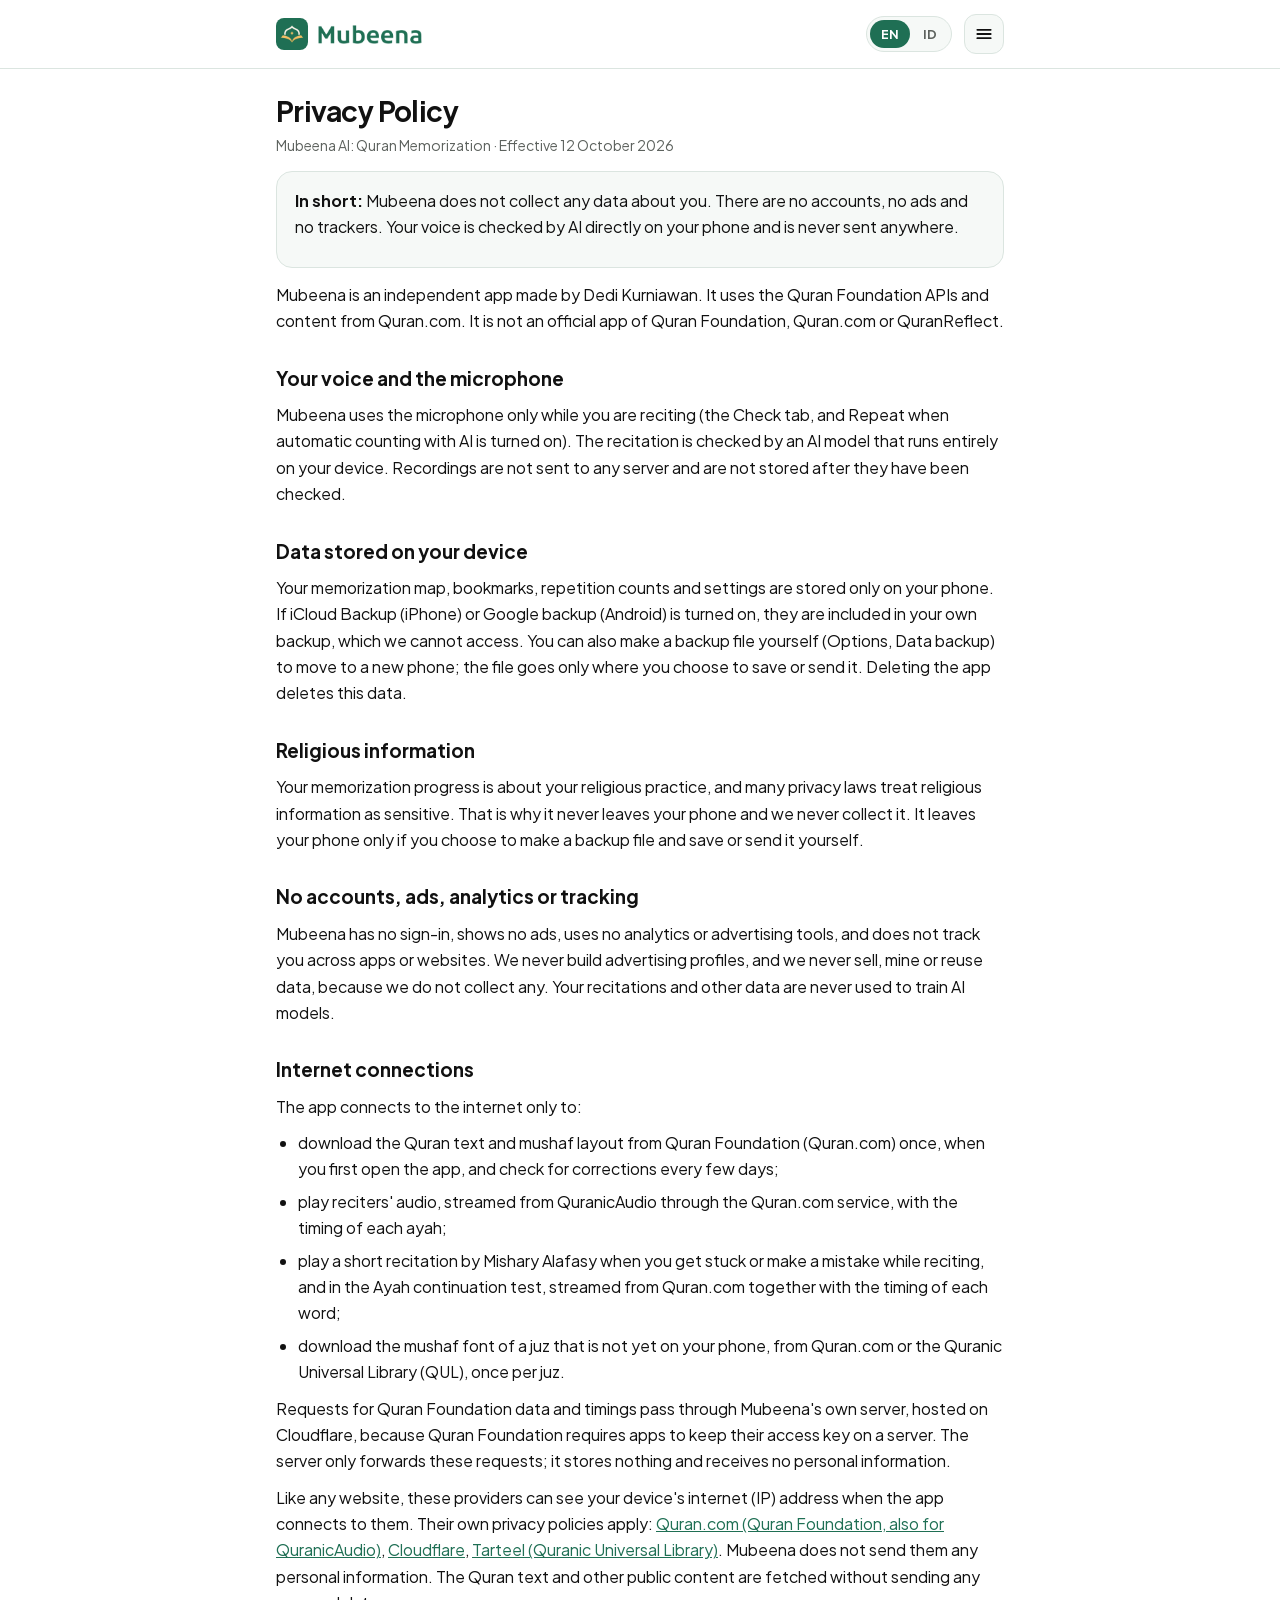
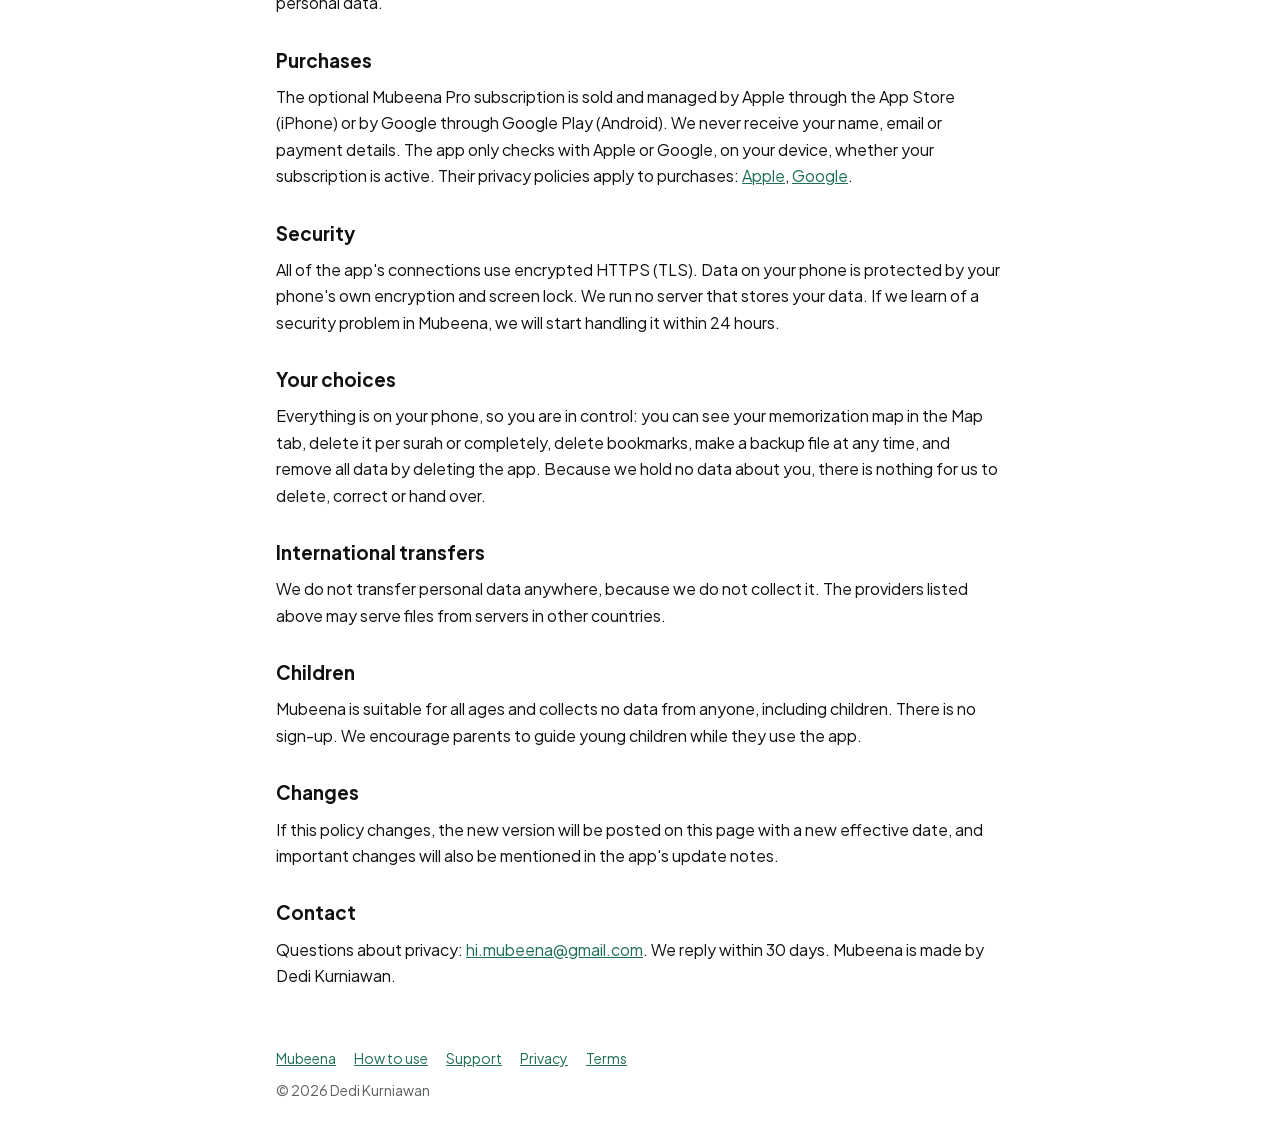
<file: privacy.html>
<!doctype html>
<html lang="en">
<head>
<meta charset="utf-8">
<meta name="viewport" content="width=device-width, initial-scale=1">
<title>Privacy Policy · Mubeena</title>
<meta name="judul-en" content="Privacy Policy · Mubeena">
<meta name="judul-id" content="Kebijakan Privasi · Mubeena">
<meta name="description" content="Mubeena does not collect any personal data. Your voice is checked by AI directly on your phone.">
<link rel="icon" href="aset/icon-192.png">
<link rel="stylesheet" href="aset/gaya.css">
<link rel="stylesheet" href="aset/navigasi.css">
<script src="aset/navigasi.js" defer></script>
<script src="aset/bahasa.js"></script>
</head>
<body>
<header><div class="atas">
  <a class="merek" href="./" aria-label="Mubeena"><img class="ikon" src="aset/icon-192.png" alt=""><span class="tulisan" aria-hidden="true"></span></a>
  <div class="bhs" role="group" aria-label="Language"><button data-set="en">EN</button><button data-set="id">ID</button></div>
</div></header>

<main>
<!-- ===== English ===== -->
<div data-lang="en">
  <h1>Privacy Policy</h1>
  <p class="kecil">Mubeena AI: Quran Memorization · Effective 12 October 2026</p>

  <div class="kartu">
    <p><b>In short:</b> Mubeena does not collect any data about you. There are no accounts, no ads and no trackers. Your
      voice is checked by AI directly on your phone and is never sent anywhere.</p>
  </div>

  <p>Mubeena is an independent app made by Dedi Kurniawan. It uses the Quran Foundation APIs and content from Quran.com.
    It is not an official app of Quran Foundation, Quran.com or QuranReflect.</p>

  <h2>Your voice and the microphone</h2>
  <p>Mubeena uses the microphone only while you are reciting (the Check tab, and Repeat when automatic counting with AI
    is turned on). The recitation is checked by an AI model that runs entirely on your device. Recordings are not sent
    to any server and are not stored after they have been checked.</p>

  <h2>Data stored on your device</h2>
  <p>Your memorization map, bookmarks, repetition counts and settings are stored only on your phone. If iCloud Backup
    (iPhone) or Google backup (Android) is turned on, they are included in your own backup, which we cannot access.
    You can also make a backup file yourself (Options, Data backup) to move to a new phone; the file goes only where you
    choose to save or send it. Deleting the app deletes this data.</p>

  <h2>Religious information</h2>
  <p>Your memorization progress is about your religious practice, and many privacy laws treat religious information as
    sensitive. That is why it never leaves your phone and we never collect it. It leaves your phone only if you choose to
    make a backup file and save or send it yourself.</p>

  <h2>No accounts, ads, analytics or tracking</h2>
  <p>Mubeena has no sign-in, shows no ads, uses no analytics or advertising tools, and does not track you across apps or
    websites. We never build advertising profiles, and we never sell, mine or reuse data, because we do not collect any.
    Your recitations and other data are never used to train AI models.</p>

  <h2>Internet connections</h2>
  <p>The app connects to the internet only to:</p>
  <ul>
    <li>download the Quran text and mushaf layout from Quran Foundation (Quran.com) once, when you first open the app,
      and check for corrections every few days;</li>
    <li>play reciters' audio, streamed from QuranicAudio through the Quran.com service, with the timing of each ayah;</li>
    <li>play a short recitation by Mishary Alafasy when you get stuck or make a mistake while reciting, and in the
      Ayah continuation test, streamed from Quran.com together with the timing of each word;</li>
    <li>download the mushaf font of a juz that is not yet on your phone, from Quran.com or the Quranic Universal Library
      (QUL), once per juz.</li>
  </ul>
  <p>Requests for Quran Foundation data and timings pass through Mubeena's own server, hosted on Cloudflare, because
    Quran Foundation requires apps to keep their access key on a server. The server only forwards these requests; it
    stores nothing and receives no personal information.</p>
  <p>Like any website, these providers can see your device's internet (IP) address when the app connects to them. Their
    own privacy policies apply: <a href="https://quran.com/privacy">Quran.com (Quran Foundation, also for QuranicAudio)</a>,
    <a href="https://www.cloudflare.com/privacypolicy/">Cloudflare</a>,
    <a href="https://tarteel.ai/privacy">Tarteel (Quranic Universal Library)</a>. Mubeena does not send them any personal
    information. The Quran text and other public content are fetched without sending any personal data.</p>

  <h2>Purchases</h2>
  <p>The optional Mubeena Pro subscription is sold and managed by Apple through the App Store (iPhone) or by Google
    through Google Play (Android). We never receive your name, email or payment details. The app only checks with Apple
    or Google, on your device, whether your subscription is active. Their privacy policies apply to purchases:
    <a href="https://www.apple.com/legal/privacy/">Apple</a>, <a href="https://policies.google.com/privacy">Google</a>.</p>

  <h2>Security</h2>
  <p>All of the app's connections use encrypted HTTPS (TLS). Data on your phone is protected by your phone's own
    encryption and screen lock. We run no server that stores your data. If we learn of a security problem in Mubeena, we
    will start handling it within 24 hours.</p>

  <h2>Your choices</h2>
  <p>Everything is on your phone, so you are in control: you can see your memorization map in the Map tab, delete it per
    surah or completely, delete bookmarks, make a backup file at any time, and remove all data by deleting the app.
    Because we hold no data about you, there is nothing for us to delete, correct or hand over.</p>

  <h2>International transfers</h2>
  <p>We do not transfer personal data anywhere, because we do not collect it. The providers listed above may serve files
    from servers in other countries.</p>

  <h2>Children</h2>
  <p>Mubeena is suitable for all ages and collects no data from anyone, including children. There is no sign-up. We
    encourage parents to guide young children while they use the app.</p>

  <h2>Changes</h2>
  <p>If this policy changes, the new version will be posted on this page with a new effective date, and important
    changes will also be mentioned in the app's update notes.</p>

  <h2>Contact</h2>
  <p>Questions about privacy: <a href="mailto:hi.mubeena@gmail.com">hi.mubeena@gmail.com</a>. We reply within 30 days.
    Mubeena is made by Dedi Kurniawan.</p>
</div>

<!-- ===== Bahasa Indonesia ===== -->
<div data-lang="id">
  <h1>Kebijakan Privasi</h1>
  <p class="kecil">Mubeena AI: Quran Memorization · Berlaku sejak 12 Oktober 2026</p>

  <div class="kartu">
    <p><b>Ringkasnya:</b> Mubeena tidak mengumpulkan data apa pun tentang Anda. Tidak ada akun, iklan, atau pelacak. Suara
      Anda diperiksa AI langsung di HP Anda dan tidak pernah dikirim ke mana pun.</p>
  </div>

  <p>Mubeena adalah aplikasi independen buatan Dedi Kurniawan. Mubeena memakai API Quran Foundation dan isi dari
    Quran.com, tetapi bukan aplikasi resmi Quran Foundation, Quran.com, atau QuranReflect.</p>

  <h2>Suara Anda dan mikrofon</h2>
  <p>Mubeena memakai mikrofon hanya saat Anda membaca (tab Setor, dan Takrir bila hitung otomatis dengan AI dinyalakan).
    Bacaan diperiksa oleh AI yang berjalan sepenuhnya di perangkat Anda. Rekaman tidak dikirim ke server mana pun dan
    tidak disimpan setelah diperiksa.</p>

  <h2>Data yang tersimpan di perangkat Anda</h2>
  <p>Peta hafalan, penanda, hitungan takrir, dan pengaturan hanya disimpan di HP Anda. Bila Cadangan iCloud (iPhone)
    atau cadangan Google (Android) dinyalakan, data ini ikut tersimpan di cadangan milik Anda sendiri, yang tidak bisa
    kami akses. Anda juga bisa membuat berkas cadangan sendiri (Opsi, Cadangan data) untuk pindah ke HP baru; berkas itu
    hanya tersimpan di tempat yang Anda pilih. Menghapus aplikasi berarti menghapus data ini.</p>

  <h2>Informasi keagamaan</h2>
  <p>Kemajuan hafalan Anda berkaitan dengan ibadah Anda, dan banyak aturan privasi menggolongkan informasi keagamaan
    sebagai data sensitif. Karena itu data ini tidak pernah keluar dari HP Anda dan tidak pernah kami kumpulkan. Data ini
    hanya keluar dari HP bila Anda sendiri membuat berkas cadangan lalu menyimpan atau mengirimkannya.</p>

  <h2>Tanpa akun, iklan, analitik, atau pelacakan</h2>
  <p>Mubeena tidak memerlukan akun, tidak menampilkan iklan, tidak memakai alat analitik atau iklan, dan tidak melacak Anda
    di aplikasi atau situs lain. Kami tidak pernah membuat profil iklan, dan tidak pernah menjual, menambang, atau memakai
    ulang data, karena kami memang tidak mengumpulkannya. Bacaan dan data Anda tidak pernah dipakai untuk melatih AI.</p>

  <h2>Sambungan internet</h2>
  <p>Aplikasi tersambung ke internet hanya untuk:</p>
  <ul>
    <li>mengunduh teks Al-Qur'an dan tata letak mushaf dari Quran Foundation (Quran.com) sekali, saat aplikasi pertama
      dibuka, lalu memeriksa koreksi setiap beberapa hari;</li>
    <li>memutar suara qari dari QuranicAudio melalui layanan Quran.com, beserta waktu tiap ayat;</li>
    <li>memutar potongan bacaan Mishary Alafasy saat Anda lupa atau salah ketika setor/takrir, dan pada Tes sambung
      ayat, dari Quran.com beserta waktu tiap kata;</li>
    <li>mengunduh huruf mushaf untuk juz yang belum ada di HP Anda, dari Quran.com atau Quranic Universal Library (QUL),
      sekali untuk setiap juz.</li>
  </ul>
  <p>Permintaan data dan waktu bacaan Quran Foundation melewati server Mubeena sendiri di Cloudflare, karena Quran
    Foundation mewajibkan aplikasi menyimpan kunci aksesnya di server. Server ini hanya meneruskan permintaan tersebut;
    tidak menyimpan apa pun dan tidak menerima data pribadi.</p>
  <p>Seperti situs web pada umumnya, penyedia tersebut dapat melihat alamat internet (IP) perangkat Anda saat aplikasi
    tersambung. Kebijakan privasi mereka sendiri berlaku: <a href="https://quran.com/privacy">Quran.com (Quran Foundation,
    juga untuk QuranicAudio)</a>, <a href="https://www.cloudflare.com/privacypolicy/">Cloudflare</a>,
    <a href="https://tarteel.ai/privacy">Tarteel (Quranic Universal Library)</a>. Mubeena tidak mengirimkan data pribadi apa pun kepada mereka. Teks Al-Qur'an dan isi
    umum lainnya diambil tanpa mengirim data pribadi.</p>

  <h2>Pembelian</h2>
  <p>Langganan Mubeena Pro (pilihan) dijual dan dikelola oleh Apple melalui App Store (iPhone) atau oleh Google melalui
    Google Play (Android). Kami tidak pernah menerima nama, email, atau data pembayaran Anda. Aplikasi hanya menanyakan
    kepada Apple atau Google, di perangkat Anda, apakah langganan Anda aktif. Kebijakan privasi mereka berlaku untuk
    pembelian: <a href="https://www.apple.com/legal/privacy/">Apple</a>, <a href="https://policies.google.com/privacy">Google</a>.</p>

  <h2>Keamanan</h2>
  <p>Semua sambungan aplikasi memakai HTTPS terenkripsi (TLS). Data di HP Anda dilindungi enkripsi dan kunci layar HP Anda
    sendiri. Kami tidak menjalankan server yang menyimpan data Anda. Bila kami mengetahui ada masalah keamanan di Mubeena,
    kami mulai menanganinya dalam 24 jam.</p>

  <h2>Pilihan Anda</h2>
  <p>Semua data ada di HP Anda, jadi Anda yang memegang kendali: melihat peta hafalan di tab Peta, menghapusnya per surah
    atau seluruhnya, menghapus penanda, membuat berkas cadangan kapan saja, dan menghapus semua data dengan menghapus
    aplikasi. Karena kami tidak menyimpan data apa pun tentang Anda, tidak ada yang perlu kami hapus, perbaiki, atau
    serahkan.</p>

  <h2>Pemindahan data antarnegara</h2>
  <p>Kami tidak memindahkan data pribadi ke mana pun, karena kami tidak mengumpulkannya. Penyedia yang disebut di atas
    mungkin mengirim berkas dari server di negara lain.</p>

  <h2>Anak-anak</h2>
  <p>Mubeena cocok untuk segala usia dan tidak mengumpulkan data dari siapa pun, termasuk anak-anak. Tidak ada
    pendaftaran. Kami menganjurkan orang tua mendampingi anak kecil saat memakai aplikasi ini.</p>

  <h2>Perubahan</h2>
  <p>Bila kebijakan ini berubah, versi barunya dimuat di halaman ini dengan tanggal berlaku yang baru, dan perubahan
    penting juga disebut di catatan pembaruan aplikasi.</p>

  <h2>Kontak</h2>
  <p>Pertanyaan tentang privasi: <a href="mailto:hi.mubeena@gmail.com">hi.mubeena@gmail.com</a>. Kami membalas dalam 30
    hari. Mubeena dibuat oleh Dedi Kurniawan.</p>
</div>
</main>

<footer>
  <nav><a href="./">Mubeena</a><a href="panduan.html"><span data-lang="en">How to use</span><span data-lang="id">Cara memakai</span></a><a href="support.html"><span data-lang="en">Support</span><span data-lang="id">Bantuan</span></a><a href="privacy.html"><span data-lang="en">Privacy</span><span data-lang="id">Privasi</span></a><a href="terms.html"><span data-lang="en">Terms</span><span data-lang="id">Ketentuan</span></a></nav>
  © 2026 Dedi Kurniawan
</footer>
</body>
</html>
</file>
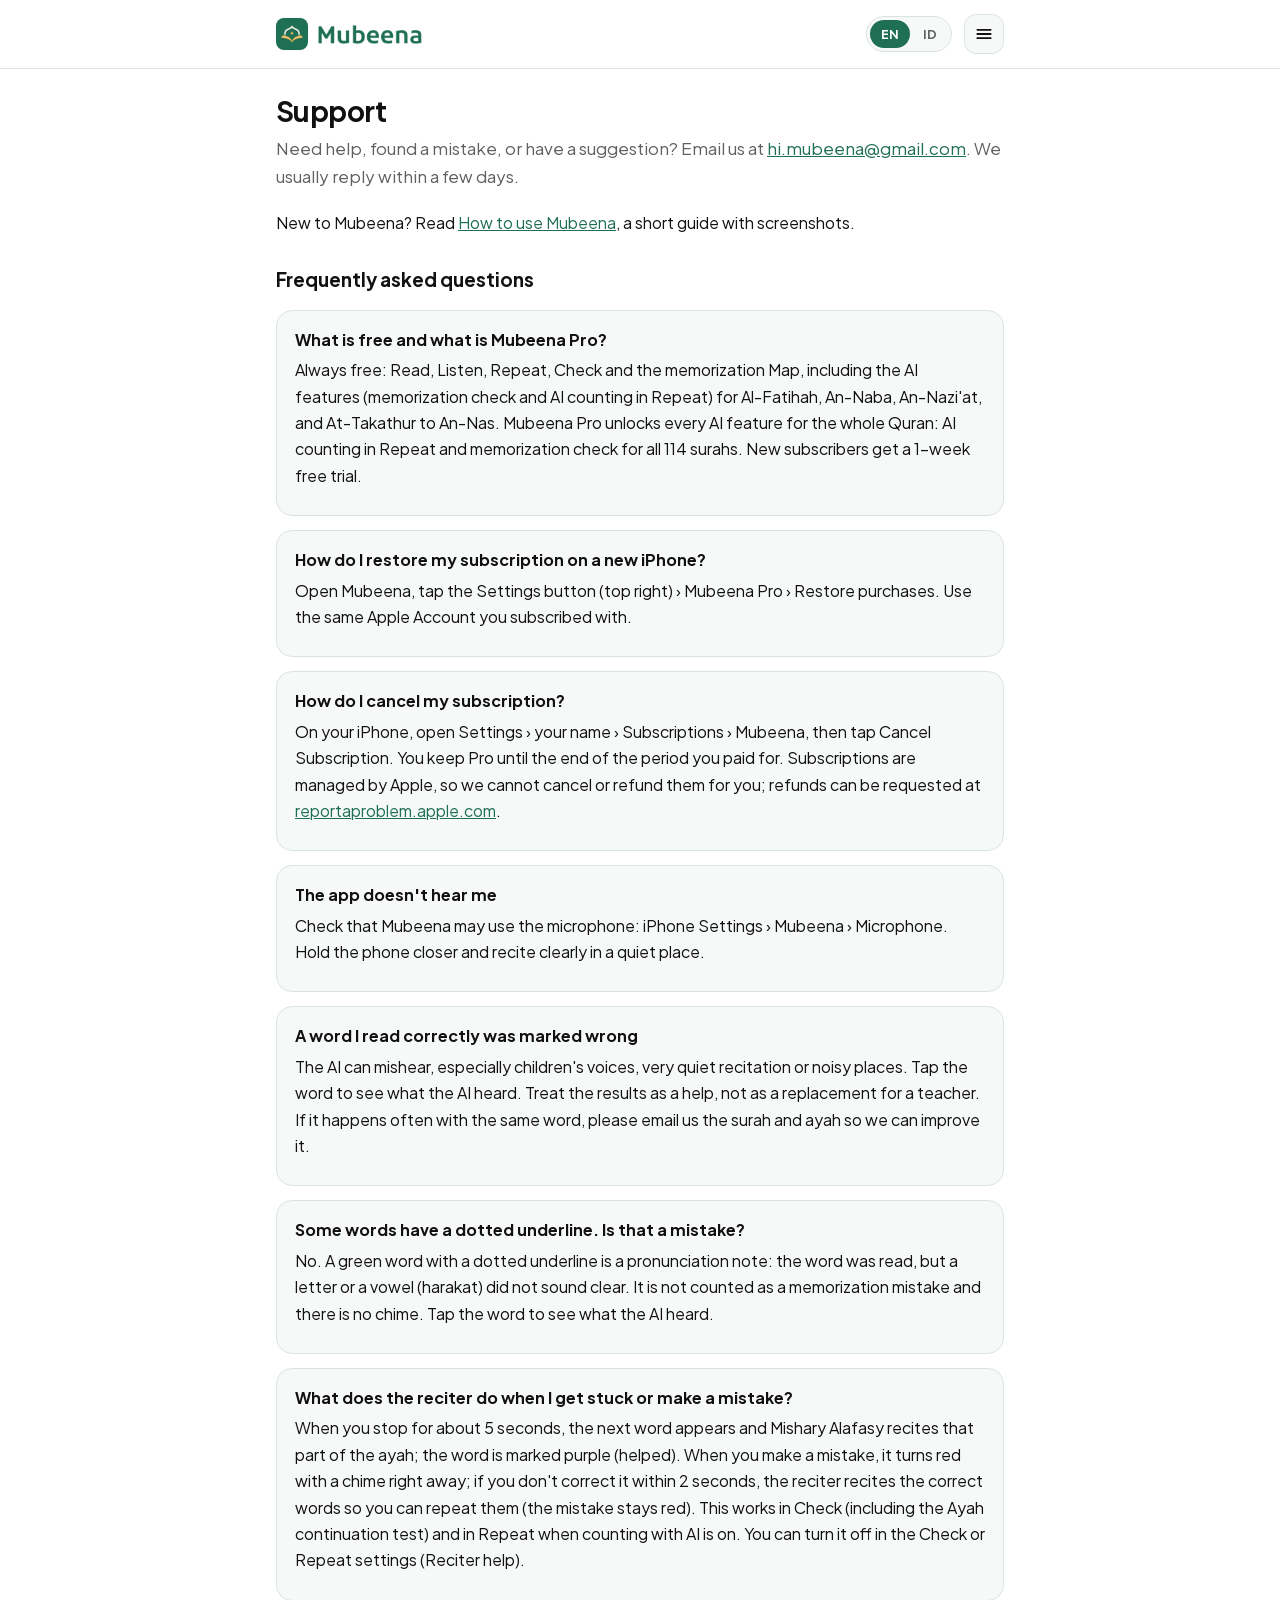
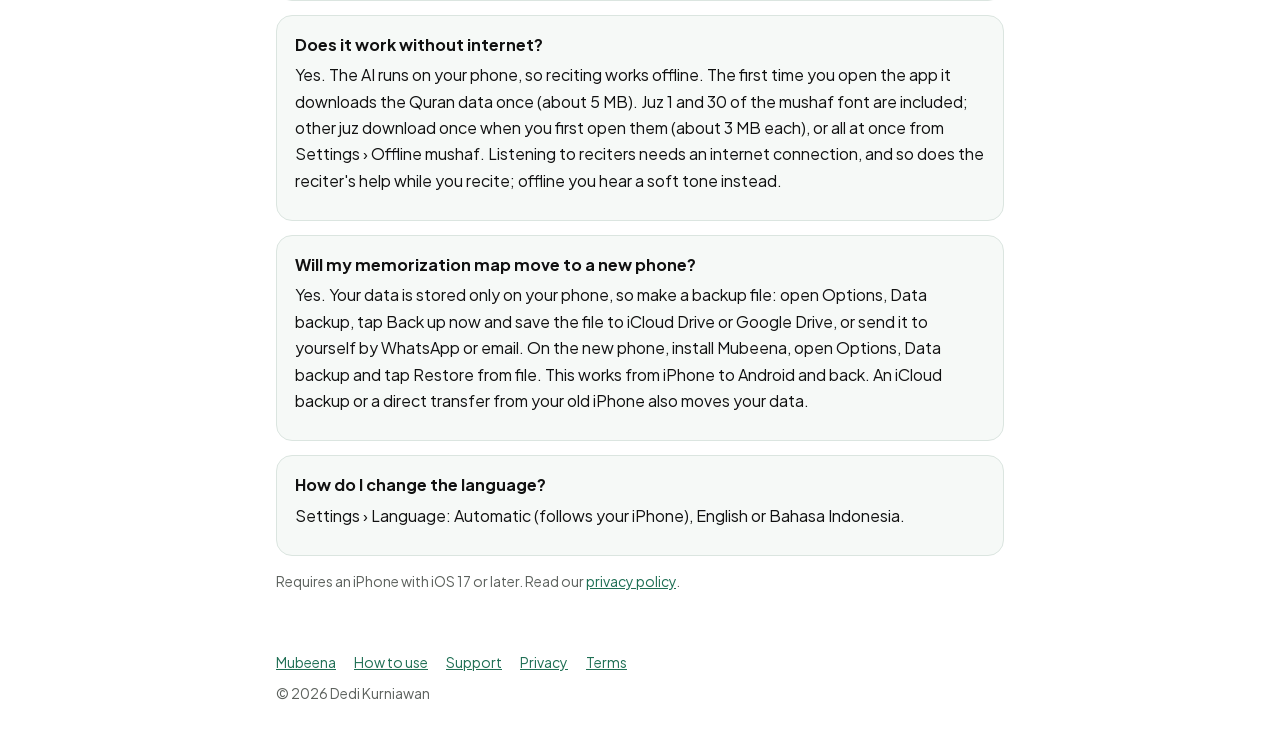
<file: support.html>
<!doctype html>
<html lang="en">
<head>
<meta charset="utf-8">
<meta name="viewport" content="width=device-width, initial-scale=1">
<title>Support · Mubeena</title>
<meta name="judul-en" content="Support · Mubeena">
<meta name="judul-id" content="Bantuan · Mubeena">
<meta name="description" content="Help and frequently asked questions for Mubeena AI: Quran Memorization.">
<link rel="icon" href="aset/icon-192.png">
<link rel="stylesheet" href="aset/gaya.css">
<link rel="stylesheet" href="aset/navigasi.css">
<script src="aset/navigasi.js" defer></script>
<script src="aset/bahasa.js"></script>
</head>
<body>
<header><div class="atas">
  <a class="merek" href="./" aria-label="Mubeena"><img class="ikon" src="aset/icon-192.png" alt=""><span class="tulisan" aria-hidden="true"></span></a>
  <div class="bhs" role="group" aria-label="Language"><button data-set="en">EN</button><button data-set="id">ID</button></div>
</div></header>

<main>
<!-- ===== English ===== -->
<div data-lang="en">
  <h1>Support</h1>
  <p class="lead">Need help, found a mistake, or have a suggestion? Email us at
    <a href="mailto:hi.mubeena@gmail.com">hi.mubeena@gmail.com</a>. We usually reply within a few days.</p>

  <p>New to Mubeena? Read <a href="panduan.html">How to use Mubeena</a>, a short guide with screenshots.</p>

  <h2>Frequently asked questions</h2>

  <div class="kartu">
    <h3>What is free and what is Mubeena Pro?</h3>
    <p>Always free: Read, Listen, Repeat, Check and the memorization Map, including the AI features (memorization check and
      AI counting in Repeat) for Al-Fatihah, An-Naba, An-Nazi'at, and At-Takathur to An-Nas. Mubeena Pro unlocks every AI
      feature for the whole Quran: AI counting in Repeat and memorization check for all 114 surahs. New subscribers get a
      1-week free trial.</p>
  </div>

  <div class="kartu">
    <h3>How do I restore my subscription on a new iPhone?</h3>
    <p>Open Mubeena, tap the Settings button (top right) › Mubeena Pro › Restore purchases. Use the same Apple Account you
      subscribed with.</p>
  </div>

  <div class="kartu">
    <h3>How do I cancel my subscription?</h3>
    <p>On your iPhone, open Settings › your name › Subscriptions › Mubeena, then tap Cancel Subscription. You keep Pro
      until the end of the period you paid for. Subscriptions are managed by Apple, so we cannot cancel or refund them
      for you; refunds can be requested at <a href="https://reportaproblem.apple.com">reportaproblem.apple.com</a>.</p>
  </div>

  <div class="kartu">
    <h3>The app doesn't hear me</h3>
    <p>Check that Mubeena may use the microphone: iPhone Settings › Mubeena › Microphone. Hold the phone closer and recite
      clearly in a quiet place.</p>
  </div>

  <div class="kartu">
    <h3>A word I read correctly was marked wrong</h3>
    <p>The AI can mishear, especially children's voices, very quiet recitation or noisy places. Tap the word to see what
      the AI heard. Treat the results as a help, not as a replacement for a teacher. If it happens often with the same
      word, please email us the surah and ayah so we can improve it.</p>
  </div>

  <div class="kartu">
    <h3>Some words have a dotted underline. Is that a mistake?</h3>
    <p>No. A green word with a dotted underline is a pronunciation note: the word was read, but a letter or a vowel (harakat) did not sound clear.
      It is not counted as a memorization mistake and there is no chime. Tap the word to see what the AI heard.</p>
  </div>

  <div class="kartu">
    <h3>What does the reciter do when I get stuck or make a mistake?</h3>
    <p>When you stop for about 5 seconds, the next word appears and Mishary Alafasy recites that part of the ayah; the
      word is marked purple (helped). When you make a mistake, it turns red with a chime right away; if you don't
      correct it within 2 seconds, the reciter recites the correct words so you can repeat them (the mistake stays red). This works in Check
      (including the Ayah continuation test) and in Repeat when counting with AI is on. You can turn it off in the
      Check or Repeat settings (Reciter help).</p>
  </div>

  <div class="kartu">
    <h3>Does it work without internet?</h3>
    <p>Yes. The AI runs on your phone, so reciting works offline. The first time you open the app it downloads the
      Quran data once (about 5 MB). Juz 1 and 30 of the mushaf font are included; other juz download once when you first
      open them (about 3 MB each), or all at once from Settings › Offline mushaf.
      Listening to reciters needs an internet connection, and so does the reciter's help while you recite; offline you
      hear a soft tone instead.</p>
  </div>

  <div class="kartu">
    <h3>Will my memorization map move to a new phone?</h3>
    <p>Yes. Your data is stored only on your phone, so make a backup file: open Options, Data backup, tap Back up now and
      save the file to iCloud Drive or Google Drive, or send it to yourself by WhatsApp or email. On the new phone, install
      Mubeena, open Options, Data backup and tap Restore from file. This works from iPhone to Android and back. An iCloud
      backup or a direct transfer from your old iPhone also moves your data.</p>
  </div>

  <div class="kartu">
    <h3>How do I change the language?</h3>
    <p>Settings › Language: Automatic (follows your iPhone), English or Bahasa Indonesia.</p>
  </div>

  <p class="kecil">Requires an iPhone with iOS 17 or later. Read our <a href="privacy.html">privacy policy</a>.</p>
</div>

<!-- ===== Bahasa Indonesia ===== -->
<div data-lang="id">
  <h1>Bantuan</h1>
  <p class="lead">Butuh bantuan, menemukan kesalahan, atau punya saran? Kirim email ke
    <a href="mailto:hi.mubeena@gmail.com">hi.mubeena@gmail.com</a>. Biasanya kami balas dalam beberapa hari.</p>

  <p>Baru memakai Mubeena? Baca <a href="panduan.html">Cara memakai Mubeena</a>, panduan singkat dengan tangkapan layar.</p>

  <h2>Pertanyaan yang sering diajukan</h2>

  <div class="kartu">
    <h3>Apa yang gratis dan apa itu Mubeena Pro?</h3>
    <p>Selalu gratis: Baca, Dengar, Takrir, Setor, dan Peta hafalan, termasuk fitur AI (Setor dan Takrir dihitung AI) untuk
      Al-Fatihah, An-Naba', An-Nazi'at, serta At-Takasur sampai An-Nas. Mubeena Pro mengaktifkan semua fitur AI di seluruh
      Al-Qur'an: Takrir dihitung AI dan Setor untuk seluruh 114 surah. Pelanggan baru mendapat uji coba gratis 1 minggu.</p>
  </div>

  <div class="kartu">
    <h3>Bagaimana memulihkan langganan di iPhone baru?</h3>
    <p>Buka Mubeena, ketuk tombol Pengaturan (ikon kanan atas) › Mubeena Pro › Pulihkan pembelian. Gunakan akun Apple yang sama
      dengan saat berlangganan.</p>
  </div>

  <div class="kartu">
    <h3>Bagaimana membatalkan langganan?</h3>
    <p>Di iPhone, buka Pengaturan › nama Anda › Langganan › Mubeena, lalu ketuk Batalkan Langganan. Pro tetap aktif sampai
      akhir masa yang sudah dibayar. Langganan dikelola oleh Apple, jadi kami tidak bisa membatalkan atau mengembalikan
      dananya untuk Anda; pengembalian dana bisa diajukan di
      <a href="https://reportaproblem.apple.com">reportaproblem.apple.com</a>.</p>
  </div>

  <div class="kartu">
    <h3>Aplikasi tidak mendengar suara saya</h3>
    <p>Pastikan Mubeena boleh memakai mikrofon: Pengaturan iPhone › Mubeena › Mikrofon. Dekatkan HP dan baca dengan jelas
      di tempat yang tenang.</p>
  </div>

  <div class="kartu">
    <h3>Kata yang saya baca dengan benar ditandai salah</h3>
    <p>AI bisa salah dengar, terutama pada suara anak-anak, bacaan yang sangat pelan, atau tempat yang bising. Ketuk
      katanya untuk melihat apa yang didengar AI. Jadikan hasilnya bantuan, bukan pengganti guru. Bila sering terjadi
      pada kata yang sama, kirimkan surah dan ayatnya lewat email agar bisa kami perbaiki.</p>
  </div>

  <div class="kartu">
    <h3>Ada kata bergaris titik-titik. Apakah itu salah?</h3>
    <p>Bukan. Kata hijau bergaris titik-titik adalah catatan pelafalan: katanya sudah dibaca, tetapi bunyi huruf atau harakatnya kurang jelas.
      Tidak dihitung salah hafalan dan tidak berdenting. Ketuk katanya untuk melihat apa yang didengar AI.</p>
  </div>

  <div class="kartu">
    <h3>Apa yang dilakukan qari saat saya lupa atau salah?</h3>
    <p>Bila Anda berhenti sekitar 5 detik, kata berikutnya muncul dan Mishary Alafasy membacakan potongan ayatnya; kata
      itu ditandai ungu (dibantu). Bila Anda salah, kata itu langsung merah dengan denting; bila tidak dibetulkan dalam 2
      detik, qari membacakan bacaan yang benar agar Anda mengulanginya (kesalahannya tetap merah). Ini berlaku di Setor (termasuk Tes sambung ayat)
      dan di Takrir bila hitung otomatis dengan AI dinyalakan. Bisa dimatikan di pengaturan Setor atau Takrir (Bantuan
      qari).</p>
  </div>

  <div class="kartu">
    <h3>Apakah bisa tanpa internet?</h3>
    <p>Bisa. AI berjalan di HP Anda, jadi Setor tetap jalan tanpa internet. Saat aplikasi pertama dibuka, data Al-Qur'an
      diunduh sekali (sekitar 5 MB). Huruf mushaf juz 1 dan 30 sudah ada di aplikasi; juz lain diunduh sekali saat pertama
      dibuka (sekitar 3 MB per juz), atau sekaligus lewat Pengaturan › Mushaf tanpa internet.
      Mendengarkan qari memerlukan internet, begitu juga suara qari yang membantu saat setor; tanpa internet yang
      terdengar bunyi isyarat lembut.</p>
  </div>

  <div class="kartu">
    <h3>Apakah peta hafalan ikut pindah ke HP baru?</h3>
    <p>Bisa. Data Anda hanya tersimpan di HP Anda, jadi buatlah berkas cadangan: buka Opsi, Cadangan data, ketuk Cadangkan
      sekarang, lalu simpan berkasnya di iCloud Drive atau Google Drive, atau kirim ke diri sendiri lewat WhatsApp atau email.
      Di HP baru, pasang Mubeena, buka Opsi, Cadangan data, lalu ketuk Pulihkan dari berkas. Bisa dari iPhone ke Android dan
      sebaliknya. Cadangan iCloud atau pemindahan langsung dari iPhone lama juga ikut memindahkan data Anda.</p>
  </div>

  <div class="kartu">
    <h3>Bagaimana mengganti bahasa?</h3>
    <p>Pengaturan › Bahasa: Otomatis (mengikuti iPhone), English, atau Bahasa Indonesia.</p>
  </div>

  <p class="kecil">Memerlukan iPhone dengan iOS 17 atau lebih baru. Baca <a href="privacy.html">kebijakan privasi</a> kami.</p>
</div>
</main>

<footer>
  <nav><a href="./">Mubeena</a><a href="panduan.html"><span data-lang="en">How to use</span><span data-lang="id">Cara memakai</span></a><a href="support.html"><span data-lang="en">Support</span><span data-lang="id">Bantuan</span></a><a href="privacy.html"><span data-lang="en">Privacy</span><span data-lang="id">Privasi</span></a><a href="terms.html"><span data-lang="en">Terms</span><span data-lang="id">Ketentuan</span></a></nav>
  © 2026 Dedi Kurniawan
</footer>
</body>
</html>
</file>
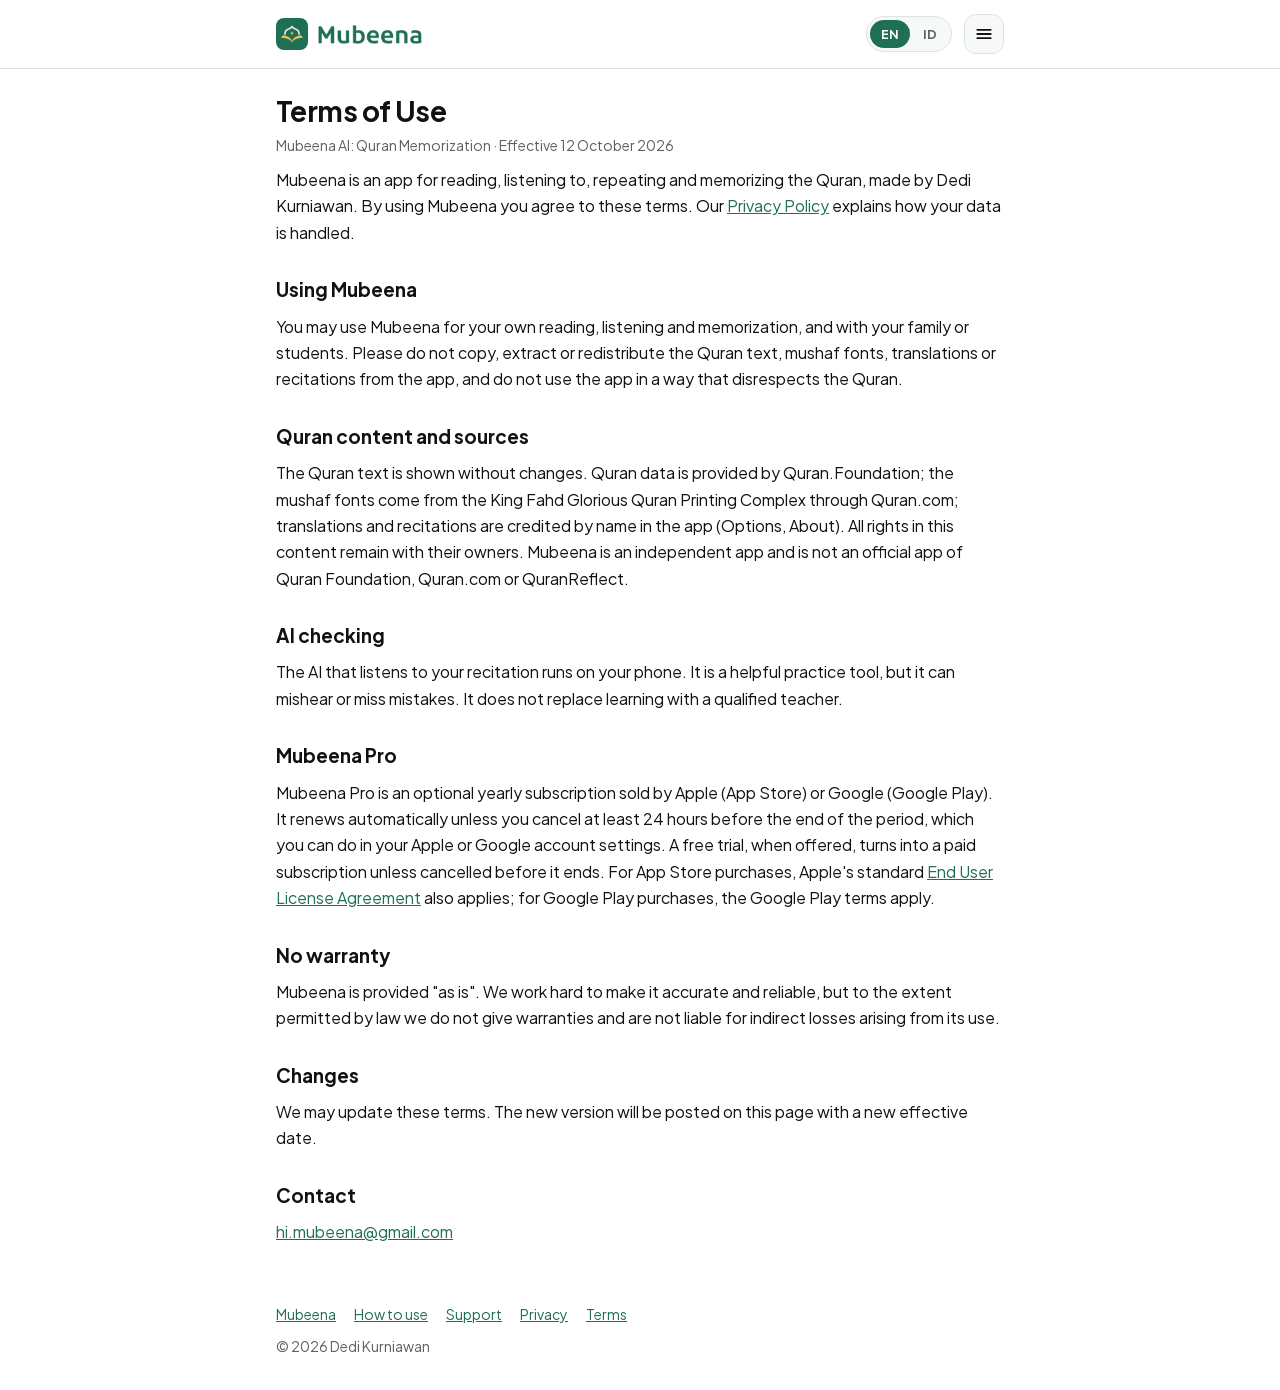
<file: terms.html>
<!doctype html>
<html lang="en">
<head>
<meta charset="utf-8">
<meta name="viewport" content="width=device-width, initial-scale=1">
<title>Terms of Use · Mubeena</title>
<meta name="judul-en" content="Terms of Use · Mubeena">
<meta name="judul-id" content="Ketentuan Penggunaan · Mubeena">
<meta name="description" content="Terms of Use for Mubeena AI: Quran Memorization.">
<link rel="icon" href="aset/icon-192.png">
<link rel="stylesheet" href="aset/gaya.css">
<link rel="stylesheet" href="aset/navigasi.css">
<script src="aset/navigasi.js" defer></script>
<script src="aset/bahasa.js"></script>
</head>
<body>
<header><div class="atas">
  <a class="merek" href="./" aria-label="Mubeena"><img class="ikon" src="aset/icon-192.png" alt=""><span class="tulisan" aria-hidden="true"></span></a>
  <div class="bhs" role="group" aria-label="Language"><button data-set="en">EN</button><button data-set="id">ID</button></div>
</div></header>

<main>
<!-- ===== English ===== -->
<div data-lang="en">
  <h1>Terms of Use</h1>
  <p class="kecil">Mubeena AI: Quran Memorization · Effective 12 October 2026</p>

  <p>Mubeena is an app for reading, listening to, repeating and memorizing the Quran, made by Dedi Kurniawan. By using
    Mubeena you agree to these terms. Our <a href="privacy.html">Privacy Policy</a> explains how your data is handled.</p>

  <h2>Using Mubeena</h2>
  <p>You may use Mubeena for your own reading, listening and memorization, and with your family or students. Please do
    not copy, extract or redistribute the Quran text, mushaf fonts, translations or recitations from the app, and do not
    use the app in a way that disrespects the Quran.</p>

  <h2>Quran content and sources</h2>
  <p>The Quran text is shown without changes. Quran data is provided by Quran.Foundation; the mushaf fonts come from the
    King Fahd Glorious Quran Printing Complex through Quran.com; translations and recitations are credited by name in the
    app (Options, About). All rights in this content remain with their owners. Mubeena is an independent app and is not
    an official app of Quran Foundation, Quran.com or QuranReflect.</p>

  <h2>AI checking</h2>
  <p>The AI that listens to your recitation runs on your phone. It is a helpful practice tool, but it can mishear or
    miss mistakes. It does not replace learning with a qualified teacher.</p>

  <h2>Mubeena Pro</h2>
  <p>Mubeena Pro is an optional yearly subscription sold by Apple (App Store) or Google (Google Play). It renews
    automatically unless you cancel at least 24 hours before the end of the period, which you can do in your Apple or
    Google account settings. A free trial, when offered, turns into a paid subscription unless cancelled before it ends.
    For App Store purchases, Apple's standard
    <a href="https://www.apple.com/legal/internet-services/itunes/dev/stdeula/">End User License Agreement</a> also
    applies; for Google Play purchases, the Google Play terms apply.</p>

  <h2>No warranty</h2>
  <p>Mubeena is provided "as is". We work hard to make it accurate and reliable, but to the extent permitted by law we do
    not give warranties and are not liable for indirect losses arising from its use.</p>

  <h2>Changes</h2>
  <p>We may update these terms. The new version will be posted on this page with a new effective date.</p>

  <h2>Contact</h2>
  <p><a href="mailto:hi.mubeena@gmail.com">hi.mubeena@gmail.com</a></p>
</div>

<!-- ===== Bahasa Indonesia ===== -->
<div data-lang="id">
  <h1>Ketentuan Penggunaan</h1>
  <p class="kecil">Mubeena AI: Quran Memorization · Berlaku sejak 12 Oktober 2026</p>

  <p>Mubeena adalah aplikasi untuk membaca, mendengar, mengulang, dan menghafal Al-Qur'an, buatan Dedi Kurniawan. Dengan
    memakai Mubeena, Anda menyetujui ketentuan ini. <a href="privacy.html">Kebijakan Privasi</a> kami menjelaskan cara
    data Anda diperlakukan.</p>

  <h2>Memakai Mubeena</h2>
  <p>Anda boleh memakai Mubeena untuk membaca, mendengar, dan menghafal sendiri, juga bersama keluarga atau murid. Mohon
    jangan menyalin, mengambil, atau menyebarkan ulang teks Al-Qur'an, huruf mushaf, terjemahan, atau rekaman qari dari
    aplikasi ini, dan jangan memakainya dengan cara yang tidak menghormati Al-Qur'an.</p>

  <h2>Isi Al-Qur'an dan sumbernya</h2>
  <p>Teks Al-Qur'an ditampilkan tanpa perubahan. Data Al-Qur'an disediakan oleh Quran.Foundation; huruf mushaf berasal
    dari Kompleks Percetakan Al-Qur'an Raja Fahd melalui Quran.com; terjemahan dan qari disebut namanya di aplikasi
    (Opsi, Tentang). Semua hak atas isi tersebut tetap milik pemiliknya. Mubeena adalah aplikasi independen, bukan
    aplikasi resmi Quran Foundation, Quran.com, atau QuranReflect.</p>

  <h2>Pemeriksaan AI</h2>
  <p>AI yang menyimak bacaan Anda berjalan di HP Anda. AI ini alat bantu latihan, tetapi bisa salah dengar atau
    melewatkan kesalahan. AI tidak menggantikan belajar bersama guru yang berkompeten.</p>

  <h2>Mubeena Pro</h2>
  <p>Mubeena Pro adalah langganan tahunan pilihan yang dijual oleh Apple (App Store) atau Google (Google Play). Langganan
    diperpanjang otomatis kecuali dibatalkan paling lambat 24 jam sebelum masa berakhir, melalui pengaturan akun Apple
    atau Google Anda. Masa uji gratis, bila ada, berubah menjadi langganan berbayar kecuali dibatalkan sebelum berakhir.
    Untuk pembelian di App Store, berlaku juga
    <a href="https://www.apple.com/legal/internet-services/itunes/dev/stdeula/">Perjanjian Lisensi Pengguna Akhir</a>
    standar Apple; untuk pembelian di Google Play, berlaku ketentuan Google Play.</p>

  <h2>Tanpa jaminan</h2>
  <p>Mubeena disediakan "apa adanya". Kami berusaha keras agar aplikasi ini tepat dan andal, tetapi sejauh diizinkan
    hukum, kami tidak memberi jaminan dan tidak bertanggung jawab atas kerugian tidak langsung akibat pemakaiannya.</p>

  <h2>Perubahan</h2>
  <p>Ketentuan ini dapat kami perbarui. Versi barunya dimuat di halaman ini dengan tanggal berlaku yang baru.</p>

  <h2>Kontak</h2>
  <p><a href="mailto:hi.mubeena@gmail.com">hi.mubeena@gmail.com</a></p>
</div>
</main>

<footer>
  <nav><a href="./">Mubeena</a><a href="panduan.html"><span data-lang="en">How to use</span><span data-lang="id">Cara memakai</span></a><a href="support.html"><span data-lang="en">Support</span><span data-lang="id">Bantuan</span></a><a href="privacy.html"><span data-lang="en">Privacy</span><span data-lang="id">Privasi</span></a><a href="terms.html"><span data-lang="en">Terms</span><span data-lang="id">Ketentuan</span></a></nav>
  © 2026 Dedi Kurniawan
</footer>
</body>
</html>
</file>
<file: aset/beranda.css>
/* Beranda Mubeena (landing page). Desain sederhana & terang (pemilik 12 Okt 2026: "simpel, elegan, modern, jangan
   terlalu banyak glowing"): latar polos, aksen hijau Mubeena, tombol berwarna padat, tanpa gradasi berpendar.
   Halaman privasi, bantuan & ketentuan memakai gaya.css. */
@font-face { font-family: 'Plus Jakarta Sans'; font-weight: 400 800; font-display: swap; src: url(jakarta-latin.woff2) format('woff2'); }
:root {
  --hijau: #1f6f54; --hijau-tua: #164f3c; --hijau-lembut: #eaf3ee; --emas: #b8862f; --emas-lembut: #fbf3e4;
  --bg: #ffffff; --bg-2: #f5f8f6; --kartu: #ffffff; --tinta: #11201a; --redup: #56625c; --garis: #e2e9e5;
  --ok: #13744a; --salah: #c0271d; --tuntun: #6a4fd1;
  color-scheme: light;
}
@media (prefers-color-scheme: dark) {
  :root { --hijau: #3fae84; --hijau-tua: #2f8f6b; --hijau-lembut: #13261e; --emas: #e2b25f; --emas-lembut: #2a2214;
    --bg: #0b0f0d; --bg-2: #111714; --kartu: #141b17; --tinta: #edf2ef; --redup: #a1aca6; --garis: #24302a;
    --ok: #5fd39a; --salah: #ff8a80; --tuntun: #a995ff; color-scheme: dark; }
}
* { box-sizing: border-box; }
html { -webkit-text-size-adjust: 100%; scroll-behavior: smooth; scroll-padding-top: 72px; }
body { margin: 0; background: var(--bg); color: var(--tinta); font: 16px/1.6 'Plus Jakarta Sans', system-ui, -apple-system, 'Segoe UI', sans-serif;
  -webkit-font-smoothing: antialiased; overflow-x: hidden; }
a { color: inherit; }
img { display: block; max-width: 100%; }
[data-lang] { display: none; }
html[lang="en"] [data-lang="en"], html[lang="id"] [data-lang="id"] { display: revert; }
.wadah { width: min(1120px, 100% - 32px); margin: 0 auto; }
.eyebrow { margin: 0 0 14px; font-size: 13px; font-weight: 700; letter-spacing: .08em; text-transform: uppercase; color: var(--hijau); }

/* ---------- Navigasi ---------- */
.nav { position: sticky; top: 0; z-index: 50; background: color-mix(in srgb, var(--bg) 92%, transparent);
  backdrop-filter: saturate(160%) blur(12px); -webkit-backdrop-filter: saturate(160%) blur(12px); border-bottom: 1px solid transparent;
  transition: border-color .2s; }
.nav.padat { border-bottom-color: var(--garis); }
.nav .wadah { display: flex; align-items: center; gap: 24px; height: 64px; }
.merek { display: flex; align-items: center; gap: 10px; text-decoration: none; flex: none; }
.merek .ikon { width: 32px; height: 32px; border-radius: 8px; }
/* Tulisan "Mubeena" (gambar merek berwarna krem) diwarnai hijau lewat mask. */
.merek .tulisan { display: block; width: 104px; height: 19px; background: var(--hijau);
  -webkit-mask: url(mubeena-tulisan.png) left center / contain no-repeat; mask: url(mubeena-tulisan.png) left center / contain no-repeat; }
.nav-tautan { display: flex; gap: 28px; margin-left: auto; }
.nav-tautan a { color: var(--redup); text-decoration: none; font-size: 14.5px; font-weight: 600; }
.nav-tautan a:hover { color: var(--tinta); }
.bhs { display: flex; gap: 2px; background: var(--bg-2); border: 1px solid var(--garis); border-radius: 999px; padding: 3px; flex: none; }
.bhs button { border: 0; background: none; color: var(--redup); font: inherit; font-size: 12.5px; font-weight: 700; padding: 4px 11px;
  border-radius: 999px; cursor: pointer; }
.bhs button[aria-pressed="true"] { background: var(--hijau); color: #fff; }
@media (max-width: 760px) { .nav-tautan { display: none; } .bhs { margin-left: auto; } }

/* ---------- Tombol ---------- */
.tombol { display: inline-flex; align-items: center; justify-content: center; gap: 10px; border-radius: 12px; padding: 13px 20px;
  font: inherit; font-weight: 700; font-size: 15.5px; text-decoration: none; cursor: pointer; border: 1.5px solid transparent;
  transition: background .15s, border-color .15s, color .15s; }
.tombol svg { width: 19px; height: 19px; flex: none; }
.tombol.utama { background: var(--hijau); color: #fff; }
.tombol.utama:hover { background: var(--hijau-tua); }
.tombol.garis { background: var(--bg); color: var(--tinta); border-color: var(--garis); }
.tombol.garis:hover { border-color: var(--hijau); color: var(--hijau); }
.tombol.terang { background: #fff; color: #164f3c; }
.tombol.terang:hover { background: #eaf3ee; }

/* ---------- Hero ---------- */
.hero { padding: 56px 0 80px; }
.hero .wadah { display: grid; grid-template-columns: minmax(0, 1.15fr) minmax(0, .85fr); gap: 56px; align-items: center; }
.hero h1 { font-size: clamp(36px, 5vw, 60px); line-height: 1.08; letter-spacing: -0.03em; margin: 0 0 20px; font-weight: 800; }
.hero h1 em { font-style: normal; color: var(--hijau); }
.hero .sub { font-size: clamp(17px, 1.5vw, 19px); color: var(--redup); max-width: 540px; margin: 0 0 28px; }
.aksi { display: flex; flex-wrap: wrap; gap: 12px; margin-bottom: 26px; }
.percaya { display: flex; flex-wrap: wrap; gap: 8px 20px; padding: 0; margin: 0; list-style: none; font-size: 14px; color: var(--redup); font-weight: 600; }
.percaya li { display: flex; align-items: center; gap: 7px; }
.percaya li::before { content: ''; width: 16px; height: 16px; flex: none; background: var(--hijau);
  -webkit-mask: url("data:image/svg+xml,%3Csvg xmlns='http://www.w3.org/2000/svg' viewBox='0 0 24 24' fill='none' stroke='%23000' stroke-width='3' stroke-linecap='round' stroke-linejoin='round'%3E%3Cpath d='M5 12.5l4.5 4.5L19 7.5'/%3E%3C/svg%3E") center / contain no-repeat;
  mask: url("data:image/svg+xml,%3Csvg xmlns='http://www.w3.org/2000/svg' viewBox='0 0 24 24' fill='none' stroke='%23000' stroke-width='3' stroke-linecap='round' stroke-linejoin='round'%3E%3Cpath d='M5 12.5l4.5 4.5L19 7.5'/%3E%3C/svg%3E") center / contain no-repeat; }
.hero-hp { margin: 0; display: flex; flex-direction: column; align-items: center; gap: 18px; }
.hero-hp .hp { width: min(300px, 78vw); }
.legenda { display: flex; flex-wrap: wrap; justify-content: center; gap: 6px 16px; font-size: 13.5px; font-weight: 600; color: var(--redup); }
.legenda > span { display: inline-flex; align-items: center; gap: 7px; }
.legenda > span::before { content: ''; width: 10px; height: 10px; border-radius: 50%; }
.legenda .ok::before { background: var(--ok); } .legenda .salah::before { background: var(--salah); } .legenda .tuntun::before { background: var(--tuntun); }

/* ---------- HP (bingkai ponsel) ---------- */
.hp { border-radius: 46px; padding: 10px; background: #111; box-shadow: 0 30px 60px -20px rgba(17, 32, 26, .35); }
.hp img, .hp video { display: block; width: 100%; height: auto; aspect-ratio: 598 / 1300; object-fit: cover; border-radius: 37px; background: #f2f6f4; }

/* ---------- Bagian umum ---------- */
section { padding: 88px 0; }
.kepala { text-align: center; max-width: 680px; margin: 0 auto 48px; }
h2 { font-size: clamp(28px, 3.6vw, 42px); line-height: 1.15; letter-spacing: -0.025em; margin: 0 0 14px; font-weight: 800; }
.kepala p:not(.eyebrow) { font-size: 17.5px; color: var(--redup); margin: 0; }

/* Masalah: tiga butir bernomor, polos */
.masalah { padding-top: 24px; }
.daftar-masalah { list-style: none; counter-reset: m; display: grid; grid-template-columns: repeat(3, 1fr); gap: 28px; padding: 0; margin: 0; }
.daftar-masalah li { counter-increment: m; color: var(--redup); font-size: 15.5px; border-top: 2px solid var(--garis); padding-top: 18px; }
.daftar-masalah li::before { content: counter(m, decimal-leading-zero); display: block; font-size: 13px; font-weight: 800; letter-spacing: .06em;
  color: var(--redup); margin-bottom: 8px; }
.daftar-masalah b { display: block; color: var(--tinta); font-size: 18px; line-height: 1.3; margin-bottom: 6px; }
/* Solusi & kartu */
.solusi { background: var(--bg-2); }
.solusi .kartu { border-color: transparent; }
.siapa .kartu { background: var(--bg-2); border-color: transparent; }
.kartu3 { display: grid; grid-template-columns: repeat(3, 1fr); gap: 18px; }
.kartu { background: var(--kartu); border: 1px solid var(--garis); border-radius: 18px; padding: 26px; }
.kartu .ik { width: 44px; height: 44px; border-radius: 12px; display: grid; place-items: center; background: var(--hijau-lembut); color: var(--hijau);
  margin-bottom: 16px; }
.kartu .ik svg { width: 22px; height: 22px; }
.kartu h3 { margin: 0 0 8px; font-size: 18px; letter-spacing: -0.01em; line-height: 1.3; }
.kartu p { margin: 0; color: var(--redup); font-size: 15.5px; }

/* Alur 5 langkah */
.alur { background: var(--bg); }
/* Ajakan ke halaman panduan bergambar, di akhir Cara kerja (15 Okt 2026). */
.ajak-panduan { text-align: center; max-width: 620px; margin: 8px auto 0; }
.ajak-panduan p { color: var(--redup); font-size: 16.5px; margin: 0 0 16px; }
.centang b { font-weight: 700; }
.langkah { display: grid; grid-template-columns: minmax(0, 1fr) minmax(0, 1fr); gap: 64px; align-items: center; padding: 36px 0; }
.langkah + .langkah { border-top: 1px solid var(--garis); }
.langkah:nth-of-type(even) .teks { order: 2; }
.no { display: inline-flex; align-items: center; gap: 10px; margin: 0 0 12px; font-weight: 700; font-size: 13px; letter-spacing: .08em;
  text-transform: uppercase; color: var(--hijau); }
.no span { width: 30px; height: 30px; border-radius: 9px; display: grid; place-items: center; font-size: 15px; letter-spacing: 0;
  color: #fff; background: var(--hijau); }
.langkah h3 { font-size: clamp(24px, 2.6vw, 32px); line-height: 1.2; letter-spacing: -0.02em; margin: 0 0 18px; }
.centang { list-style: none; padding: 0; margin: 0; display: grid; gap: 11px; }
.centang li { display: flex; gap: 12px; align-items: flex-start; font-size: 15.5px; }
.centang li::before { content: ''; flex: none; width: 20px; height: 20px; margin-top: 2px; border-radius: 50%; background: var(--hijau-lembut)
  url("data:image/svg+xml,%3Csvg xmlns='http://www.w3.org/2000/svg' viewBox='0 0 24 24' fill='none' stroke='%231f6f54' stroke-width='3' stroke-linecap='round' stroke-linejoin='round'%3E%3Cpath d='M6 12.5l4 4 8-9'/%3E%3C/svg%3E") center / 13px no-repeat; }
.visual { display: flex; justify-content: center; align-items: flex-start; }
.visual .hp { width: 260px; flex: none; }
.visual.ganda { gap: 18px; }
.visual.ganda .hp { width: 230px; }
.visual.ganda .hp:last-child { margin-top: 40px; }

/* Privasi */
.privasi { background: var(--bg-2); }
.privasi .kartu { background: var(--kartu); border-color: transparent; }

/* Harga */
#harga { background: var(--bg); }
.harga-kartu { display: grid; grid-template-columns: 1fr 1fr; gap: 20px; max-width: 860px; margin: 0 auto; }
.paket { position: relative; background: var(--kartu); border: 1px solid var(--garis); border-radius: 20px; padding: 30px; }
.paket.pro { border: 1.5px solid var(--emas); }
.paket .pita { position: absolute; top: -13px; right: 22px; margin: 0; padding: 3px 11px; border-radius: 999px; font-size: 12.5px; font-weight: 700;
  background: var(--emas); color: #fff; }
.paket h3 { margin: 0 0 4px; font-size: 19px; }
.paket .nominal { font-size: 38px; font-weight: 800; letter-spacing: -0.03em; margin: 12px 0 0; line-height: 1.1; }
.paket .nominal small { font-size: 15px; font-weight: 600; color: var(--redup); letter-spacing: 0; }
.paket .ket { color: var(--redup); font-size: 14px; margin: 6px 0 22px; }

.banding { max-width: 860px; margin: 32px auto 0; scroll-margin-top: 84px; }
.banding h3 { margin: 0 0 14px; font-size: 19px; text-align: center; }
.banding table { width: 100%; border-collapse: separate; border-spacing: 0; background: var(--kartu); border: 1px solid var(--garis); border-radius: 16px; overflow: hidden; font-size: 14.5px; }
.banding th, .banding td { padding: 11px 14px; border-bottom: 1px solid var(--garis); text-align: left; font-weight: 500; }
.banding tbody tr:last-child th, .banding tbody tr:last-child td { border-bottom: 0; }
.banding thead th { font-weight: 800; }
.banding td, .banding thead th:not(:first-child) { width: 25%; text-align: center; color: var(--redup); }
.banding .k-pro { background: var(--hijau-lembut); color: var(--tinta); font-weight: 700; }
.banding thead .k-pro { color: var(--hijau); }
.banding .ya { color: var(--hijau); font-weight: 800; }
.banding .sub th { background: var(--bg-2); color: var(--redup); font-size: 12.5px; font-weight: 700; letter-spacing: .04em; text-transform: uppercase; padding: 8px 14px; }
.gratis-16 { max-width: 760px; margin: 14px auto 0; color: var(--redup); font-size: 14px; line-height: 1.55; }
.gratis-16 b { color: var(--tinta); }
@media (max-width: 560px) { .banding table { font-size: 13.5px; } .banding th, .banding td { padding: 10px 9px; } .banding td, .banding thead th:not(:first-child) { width: 24%; } }

/* Tanya jawab */
.tanya { max-width: 760px; margin: 0 auto; display: grid; gap: 10px; }
.tanya details { background: var(--kartu); border: 1px solid var(--garis); border-radius: 14px; padding: 2px 20px; }
.tanya summary { cursor: pointer; list-style: none; display: flex; justify-content: space-between; align-items: center; gap: 16px;
  padding: 15px 0; font-weight: 700; font-size: 16px; }
.tanya summary::-webkit-details-marker { display: none; }
.tanya summary::after { content: '+'; font-size: 22px; font-weight: 500; color: var(--hijau); transition: transform .2s; flex: none; }
.tanya details[open] summary::after { transform: rotate(45deg); }
.tanya details p { margin: 0 0 16px; color: var(--redup); }

/* Ajakan penutup */
.ajakan { padding-top: 0; }
.ajakan .bingkai { border-radius: 24px; padding: 56px 28px; text-align: center; color: #fff; background: #164f3c; }
.ajakan h2 { margin-bottom: 12px; }
.ajakan p { color: rgba(255, 255, 255, .82); font-size: 17.5px; margin: 0 auto 26px; max-width: 540px; }
.ajakan .ikon-besar { width: 68px; height: 68px; border-radius: 16px; margin: 0 auto 20px; }

/* Kaki */
footer { padding: 28px 0 44px; color: var(--redup); font-size: 14px; }
footer .wadah { display: flex; flex-wrap: wrap; gap: 16px 32px; align-items: center; justify-content: space-between;
  border-top: 1px solid var(--garis); padding-top: 26px; }
footer nav { display: flex; flex-wrap: wrap; gap: 8px 22px; }
footer a { text-decoration: none; } footer a:hover { color: var(--tinta); }
footer .merek .tulisan { width: 88px; height: 16px; }

/* Muncul saat digulir (tanpa gerak bila pengguna memilih kurangi gerakan) */
.muncul { opacity: 0; transform: translateY(16px); transition: opacity .6s ease, transform .6s ease; }
.muncul.tampak { opacity: 1; transform: none; }
@media (prefers-reduced-motion: reduce) { .muncul { opacity: 1; transform: none; transition: none; } html { scroll-behavior: auto; } }

/* ---------- Layar sempit ---------- */
@media (max-width: 900px) {
  .hero { padding: 32px 0 64px; }
  .hero .wadah { grid-template-columns: minmax(0, 1fr); gap: 40px; text-align: center; }
  .hero .sub { margin-left: auto; margin-right: auto; }
  .aksi, .percaya { justify-content: center; }
  .kartu3, .daftar-masalah { grid-template-columns: 1fr; }
  .daftar-masalah { gap: 20px; }
  .langkah { grid-template-columns: minmax(0, 1fr); gap: 28px; }
  .langkah:nth-of-type(even) .teks { order: 0; }
  .harga-kartu { grid-template-columns: 1fr; }
  section { padding: 64px 0; }
}
@media (max-width: 480px) {
  .aksi .tombol { flex: 1 1 100%; }
  .visual .hp { width: 230px; }
  .visual.ganda .hp { width: calc(50% - 9px); }
  .visual.ganda .hp:last-child { margin-top: 28px; }
  .hp { border-radius: 36px; padding: 8px; } .hp img, .hp video { border-radius: 29px; }
  .paket { padding: 26px 22px; }
}
</file>
<file: aset/navigasi.css>
/* Navigasi semua halaman situs (31 Okt 2026): bilah atas menempel, menu burger ke tiap bagian, tombol kembali ke atas. */
html { scroll-behavior: smooth; scroll-padding-top: 76px; }
@media (prefers-reduced-motion: reduce) { html { scroll-behavior: auto; } }
header:not(.nav) { position: sticky; top: 0; z-index: 50; }
.nv-tombol { flex: none; width: 40px; height: 40px; display: grid; place-items: center; padding: 0; border: 1px solid var(--garis); border-radius: 12px;
  background: var(--kartu); color: var(--tinta); cursor: pointer; }
.nv-tombol svg { display: block; }
.nv-tombol .x { display: none; }
.nv-tombol[aria-expanded="true"] .x { display: block; }
.nv-tombol[aria-expanded="true"] .tiga { display: none; }
.nv-panel { position: fixed; z-index: 60; top: var(--nv-atas, 72px); right: max(12px, calc((100vw - 760px) / 2)); width: min(340px, calc(100vw - 24px));
  max-height: calc(100dvh - var(--nv-atas, 72px) - 16px); overflow-y: auto; overscroll-behavior: contain; padding: 8px; border: 1px solid var(--garis); border-radius: 16px;
  background: var(--bg); box-shadow: 0 18px 44px -14px rgba(10, 30, 22, .38); font-size: 15px; line-height: 1.35; }
.nv-panel[hidden] { display: none; }
.nv-panel h2 { margin: 8px 10px 4px; font-size: 12px; font-weight: 700; letter-spacing: .04em; text-transform: uppercase; color: var(--redup); }
.nv-panel ul { list-style: none; margin: 0; padding: 0; }
.nv-panel li { margin: 0; }
.nv-panel a { display: block; padding: 10px; border-radius: 10px; color: var(--tinta); font-weight: 600; text-decoration: none; }
.nv-panel a:hover { background: var(--kartu); }
.nv-panel a.kini, .nv-panel a[aria-current] { color: var(--aksen, var(--hijau)); background: color-mix(in srgb, var(--hijau) 12%, transparent); }
.nv-panel .pemisah { height: 1px; margin: 8px 10px; background: var(--garis); }
#keAtas { position: fixed; z-index: 40; right: max(16px, env(safe-area-inset-right)); bottom: max(20px, env(safe-area-inset-bottom)); width: 46px; height: 46px;
  display: grid; place-items: center; padding: 0; border: 1px solid rgba(255, 255, 255, .22); border-radius: 50%; background: #1f6f54; color: #fff; cursor: pointer;
  box-shadow: 0 10px 24px -8px rgba(10, 30, 22, .55); opacity: 0; visibility: hidden; transform: translateY(8px); transition: opacity .18s, transform .18s, visibility .18s; }
#keAtas.tampak { opacity: 1; visibility: visible; transform: none; }
.nv-tombol:focus-visible, .nv-panel a:focus-visible, #keAtas:focus-visible { outline: 2px solid var(--aksen, var(--hijau)); outline-offset: 2px; }
/* Beranda layar lebar sudah punya tautan di bilah atas. */
@media (min-width: 761px) { .nav .nv-tombol { display: none; } }
@media (max-width: 760px) { .nav .wadah { gap: 10px; } }
@media (max-width: 360px) { .atas .tulisan, .nav .tulisan { width: 84px; } .bhs button { padding: 4px 8px; } }
@media (prefers-reduced-motion: reduce) { #keAtas { transition: none; } }
@media print { .nv-tombol, .nv-panel, #keAtas { display: none !important; } }
</file>
<file: aset/gaya.css>
/* Halaman web Mubeena (GitHub Pages): beranda, kebijakan privasi, dukungan. Warna sama dengan aplikasi. */
@font-face { font-family: 'Plus Jakarta Sans'; font-weight: 400 800; font-display: swap; src: url(jakarta-latin.woff2) format('woff2'); }
:root { --hijau: #1f6f54; --bg: #ffffff; --kartu: #f6f9f7; --tinta: #111111; --redup: #5d625e; --garis: #dbe5e0; --aksen: #1f6f54;
  --krem: #fffaee; color-scheme: light; }
@media (prefers-color-scheme: dark) {
  :root { --bg: #070b09; --kartu: #121815; --tinta: #eef2ef; --redup: #9aa39d; --garis: #26302b; --aksen: #6fd6a0; color-scheme: dark; }
}
* { box-sizing: border-box; }
html { -webkit-text-size-adjust: 100%; }
body { margin: 0; background: var(--bg); color: var(--tinta); font: 16px/1.65 'Plus Jakarta Sans', system-ui, -apple-system, 'Segoe UI', sans-serif; }
a { color: var(--aksen); }
/* Bilah atas terang, sama dengan beranda (desain 12 Okt 2026). */
header { background: var(--bg); border-bottom: 1px solid var(--garis); }
.atas { max-width: 760px; margin: 0 auto; padding: 14px 16px; display: flex; align-items: center; gap: 12px; }
.atas a.merek { display: flex; align-items: center; gap: 10px; text-decoration: none; }
.atas img.ikon { width: 32px; height: 32px; border-radius: 8px; }
/* Tulisan "Mubeena" (gambar merek berwarna krem) diwarnai hijau lewat mask. */
.atas .tulisan { display: block; width: 104px; height: 19px; background: var(--aksen);
  -webkit-mask: url(mubeena-tulisan.png) left center / contain no-repeat; mask: url(mubeena-tulisan.png) left center / contain no-repeat; }
.bhs { margin-left: auto; display: flex; gap: 2px; background: var(--kartu); border: 1px solid var(--garis); border-radius: 999px; padding: 3px; }
.bhs button { border: 0; background: none; color: var(--redup); font: inherit; font-size: 12.5px; font-weight: 700; padding: 4px 11px;
  border-radius: 999px; cursor: pointer; }
.bhs button[aria-pressed="true"] { background: var(--hijau); color: #fff; }
main { max-width: 760px; margin: 0 auto; padding: 24px 16px 48px; }
h1 { font-size: 28px; line-height: 1.25; margin: 0 0 6px; letter-spacing: -0.02em; }
h2 { font-size: 19px; margin: 28px 0 8px; }
h3 { font-size: 16px; margin: 18px 0 4px; }
p, ul { margin: 0 0 10px; } ul { padding-left: 22px; } li { margin-bottom: 6px; }
.lead { color: var(--redup); font-size: 17px; margin-bottom: 20px; }
.kecil { color: var(--redup); font-size: 14px; }
.kartu { background: var(--kartu); border: 1px solid var(--garis); border-radius: 16px; padding: 16px 18px; margin: 14px 0; }
.kartu h2:first-child, .kartu h3:first-child { margin-top: 0; }
.fitur { display: grid; gap: 10px; padding: 0; list-style: none; }
.fitur li { background: var(--kartu); border: 1px solid var(--garis); border-radius: 14px; padding: 12px 14px; margin: 0; }
.fitur b { color: var(--aksen); }
.tombol { display: inline-block; background: var(--hijau); color: #fff; text-decoration: none; font-weight: 700;
  padding: 11px 18px; border-radius: 12px; }
footer { max-width: 760px; margin: 0 auto; padding: 0 16px 32px; color: var(--redup); font-size: 14px; }
footer nav { display: flex; flex-wrap: wrap; gap: 6px 18px; margin-bottom: 8px; }
[data-lang] { display: none; }
html[lang="en"] [data-lang="en"], html[lang="id"] [data-lang="id"] { display: revert; }
</file>
